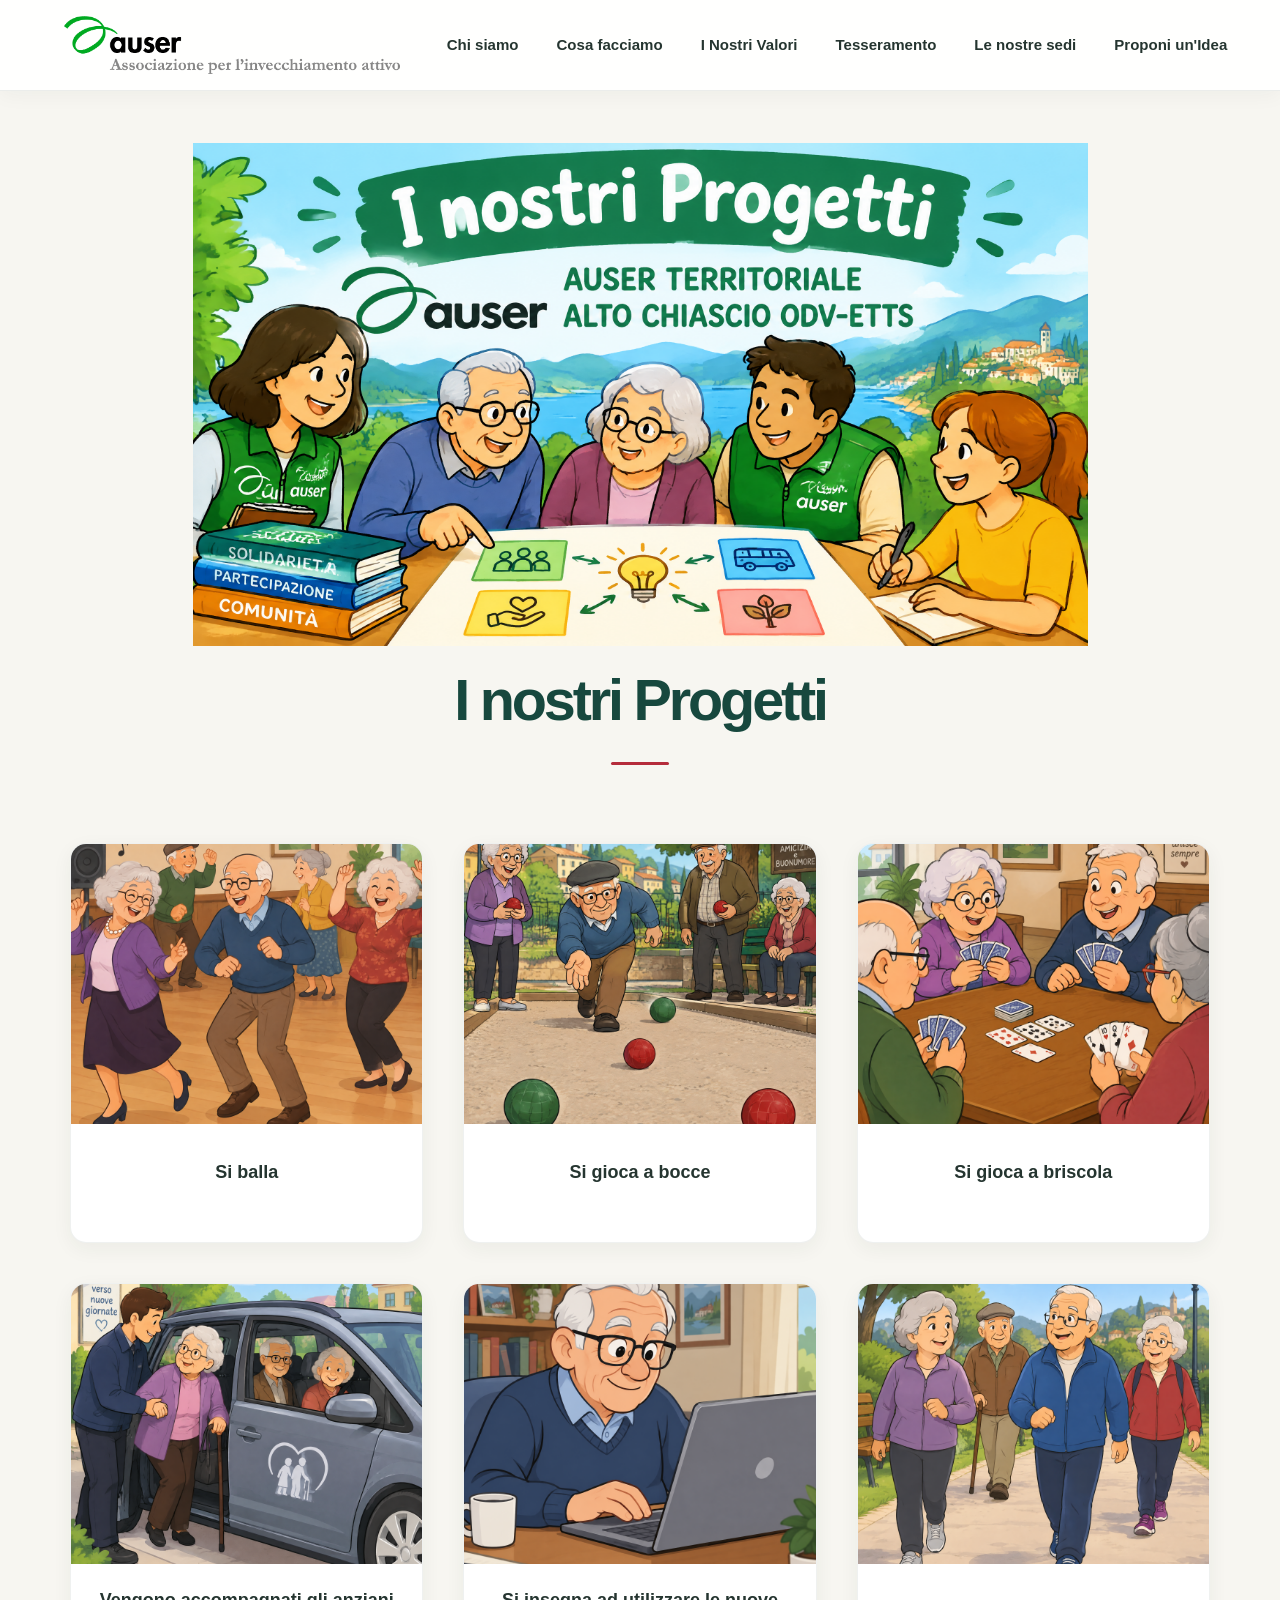
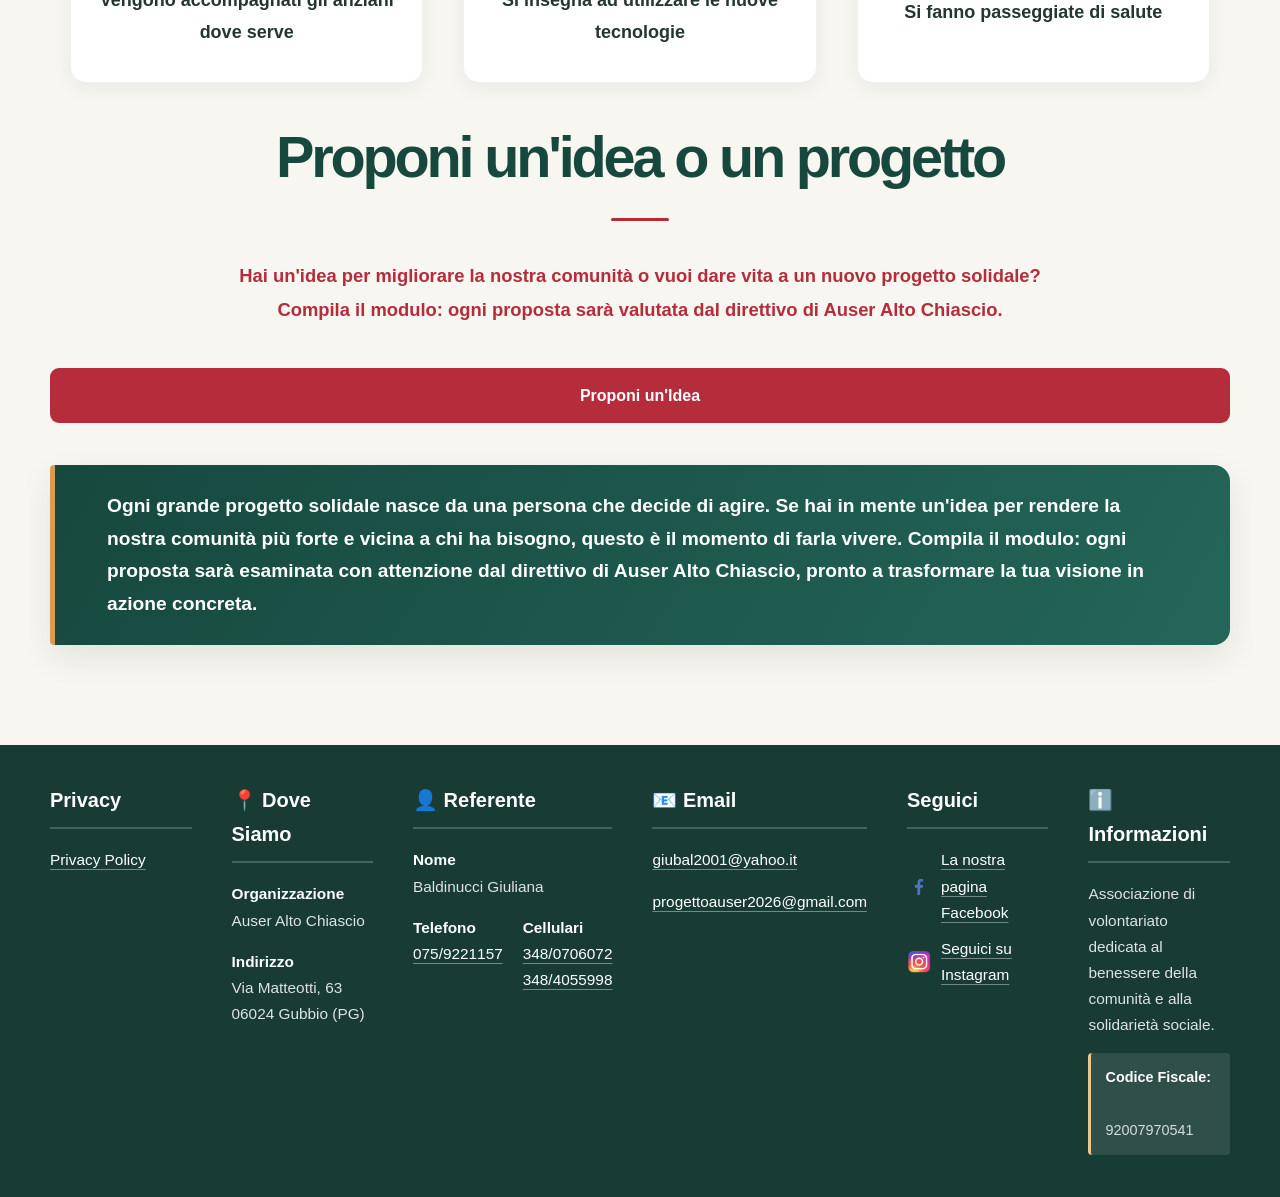
<file: Lavoro/Sito_Web/index.html>
<!DOCTYPE html>
<html lang="it">

<head>
  <meta charset="UTF-8">
  <meta name="viewport" content="width=device-width, initial-scale=1.0">
  <title>AUSER Gubbio - I Nostri Progetti</title>
  <link rel="stylesheet" href="Auser.css?v=20261022">
  <link rel="icon" type="image/png" href="logo_Auser.png">
</head>
<style>
 
    .main-image {
        display: block;
        width: 100%;
        margin: 0 auto 20px auto;
    }

    .main-image img {
        display: block;
        width: 100%;
        height: auto;
    }

    @media (max-width: 768px) {
        .projects-grid {
            grid-template-columns: repeat(2, minmax(0, 1fr));
            gap: 12px;
            padding: 20px 8px;
        }

        .project-card {
            min-width: 0;
            height: auto;
            background: var(--color-paper);
            border-color: transparent;
            box-shadow: none;
        }

        .project-card img {
            height: 160px;
            object-fit: contain;
        }

        .project-card p {
            padding: 8px;
            font-size: 13px;
        }
    }

    @media (max-width: 400px) {
        .project-card img {
            height: 135px;
        }
    }
    </style>
<body>
  <header>
    <div class="header-container">
      <h1><a href="index.html"><img src="Logo_Auser.png" alt="Logo AUSER"></a></h1>

      <button class="menu-toggle" type="button" aria-label="Apri menu" aria-expanded="false"
        aria-controls="main-navigation">
        <span></span>
        <span></span>
        <span></span>
      </button>

      <nav id="main-navigation">
        <ul>
          <li><a href="Chi_Siamo.html">Chi siamo</a></li>
          <li><a href="Cosa_Facciamo.html">Cosa facciamo</a></li>
          <li><a href="Valori.html">I Nostri Valori</a></li>
          <li><a href="Tesseramento.html">Tesseramento</a></li>
          <li><a href="Debe.html">Le nostre sedi</a></li>
          <li><a href="Idee.html">Proponi un'Idea</a></li>
        </ul>
      </nav>
    </div>
  </header>

  <main>

<div class="main-image opening-image">
 <img src="I_Nostri_Progetti.png" alt="I nostri progetti" class="main-image">
   
  </div>
  
   
    <div class="Titolo_sottotitolo">
      <h2>I nostri Progetti</h2>
    </div>

    <div class="projects-grid">
      <div class="project-card">
        <img src="Ballo.png" alt="Ballo">
        <p>Si balla</p>
      </div>
      <div class="project-card">
        <img src="Bocce.png" alt="Bocce">
        <p>Si gioca a bocce</p>
      </div>
      <div class="project-card">
        <img src="Briscola.png" alt="Briscola">
        <p>Si gioca a briscola</p>
      </div>
      <div class="project-card">
        <img src="Accomppagno.png" alt="Accomppagno">
        <p>Vengono accompagnati gli anziani dove serve</p>
      </div>
      <div class="project-card">
        <img src="UsoPC.png" alt="Uso PC">
        <p>Si insegna ad utilizzare le nuove tecnologie</p>
      </div>
      <div class="project-card">
        <img src="Passeggiata.png" alt="Passeggiata">
        <p>Si fanno passeggiate di salute</p>
      </div>
    </div>
  <div class="Titolo_sottotitolo">
      <h2>Proponi un'idea o un progetto</h2>
    </div>
    <p class="page-lead">
      Hai un'idea per migliorare la nostra comunità o vuoi dare vita a un nuovo progetto solidale?
      Compila il modulo: ogni proposta sarà valutata dal direttivo di Auser Alto Chiascio.
    </p>
    <button><a href="Idee.html" class="button-link">Proponi un'Idea</a></button>

    <div class="nota">
      <p><strong>
        
     Ogni grande progetto solidale nasce da una persona che decide di agire. Se hai in mente un'idea per rendere
      la nostra comunità più forte e vicina a chi ha bisogno, questo è il momento di farla vivere. Compila il modulo: ogni proposta sarà esaminata 
      con attenzione dal direttivo di Auser Alto Chiascio, pronto a trasformare la tua visione in azione concreta.
        
        </strong></p>
    </div>

   </main>

  <footer>
        <table class="footer-table">
            <tr>
                <td>
                    <h2>Privacy</h2>
                    <p><a href="Privacy Policy - AUSER Gubbio.html">Privacy Policy</a></p>
                </td>
                <!-- Colonna 1: Contatti -->
                <td>
                    <h2>📍 Dove Siamo</h2>
                    <p>
                        <strong>Organizzazione</strong><br>
                        Auser Alto Chiascio
                    </p>
                    <p>
                        <strong>Indirizzo</strong><br>
                        Via Matteotti, 63<br>
                        06024 Gubbio (PG)
                    </p>
                </td>

                <!-- Colonna 2: Referente -->
                <td>
                    <h2>👤 Referente</h2>
                    <p>
                        <strong>Nome</strong><br>
                        Baldinucci Giuliana
                    </p>
                    <div class="contact-row">
                       <p>
                            <strong>Telefono</strong><br>
                            <a href="tel:+390759221157">075/9221157</a>
                        </p>
                        <p>
                            <strong>Cellulari</strong><br>
                            <a href="tel:+393480706072">348/0706072</a><br>
                            <a href="tel:+393484055998">348/4055998</a>
                        </p>
                       
                    </div>
                </td>

                <!-- Colonna 3: Email -->
                <td>
                    <h2>📧 Email</h2>
                    <p>
                        <a href="mailto:giubal2001@yahoo.it">giubal2001@yahoo.it</a>
                        <p> <a href="mailto:progettoauser2026@gmail.com">progettoauser2026@gmail.com</a></p>
                    </p>
                </td>

                <!-- Colonna 4: Social Media -->
                <td>
                    <h2>Seguici</h2>
                    <div class="footer-links">
                        <p>
                            <img src="faceboock.png" alt="Facebook">
                            <a href="https://www.facebook.com/share/19EokS28yr/">La nostra pagina Facebook</a>
                        </p>
                        <p>
                            <img src="Instagram.jpeg" alt="Instagram">
                            <a href="https://www.instagram.com/progettoauser2026/">Seguici su Instagram</a>
                        </p>
                    </div>
                </td>

                <!-- Colonna 5: Info Progetto -->
                <td>
                    <h2>ℹ️ Informazioni</h2>
                    <p>Associazione di volontariato dedicata al benessere della comunità e alla solidarietà sociale.</p>
                    <div class="info-box">
                        <strong>Codice Fiscale:</strong><br>
                        <span>92007970541</span>
                    </div>
                </td>
            </tr>
        </table>
    </footer>

  <script src="Auser.js?v=20261022"></script>
</body>

</html>
</file>
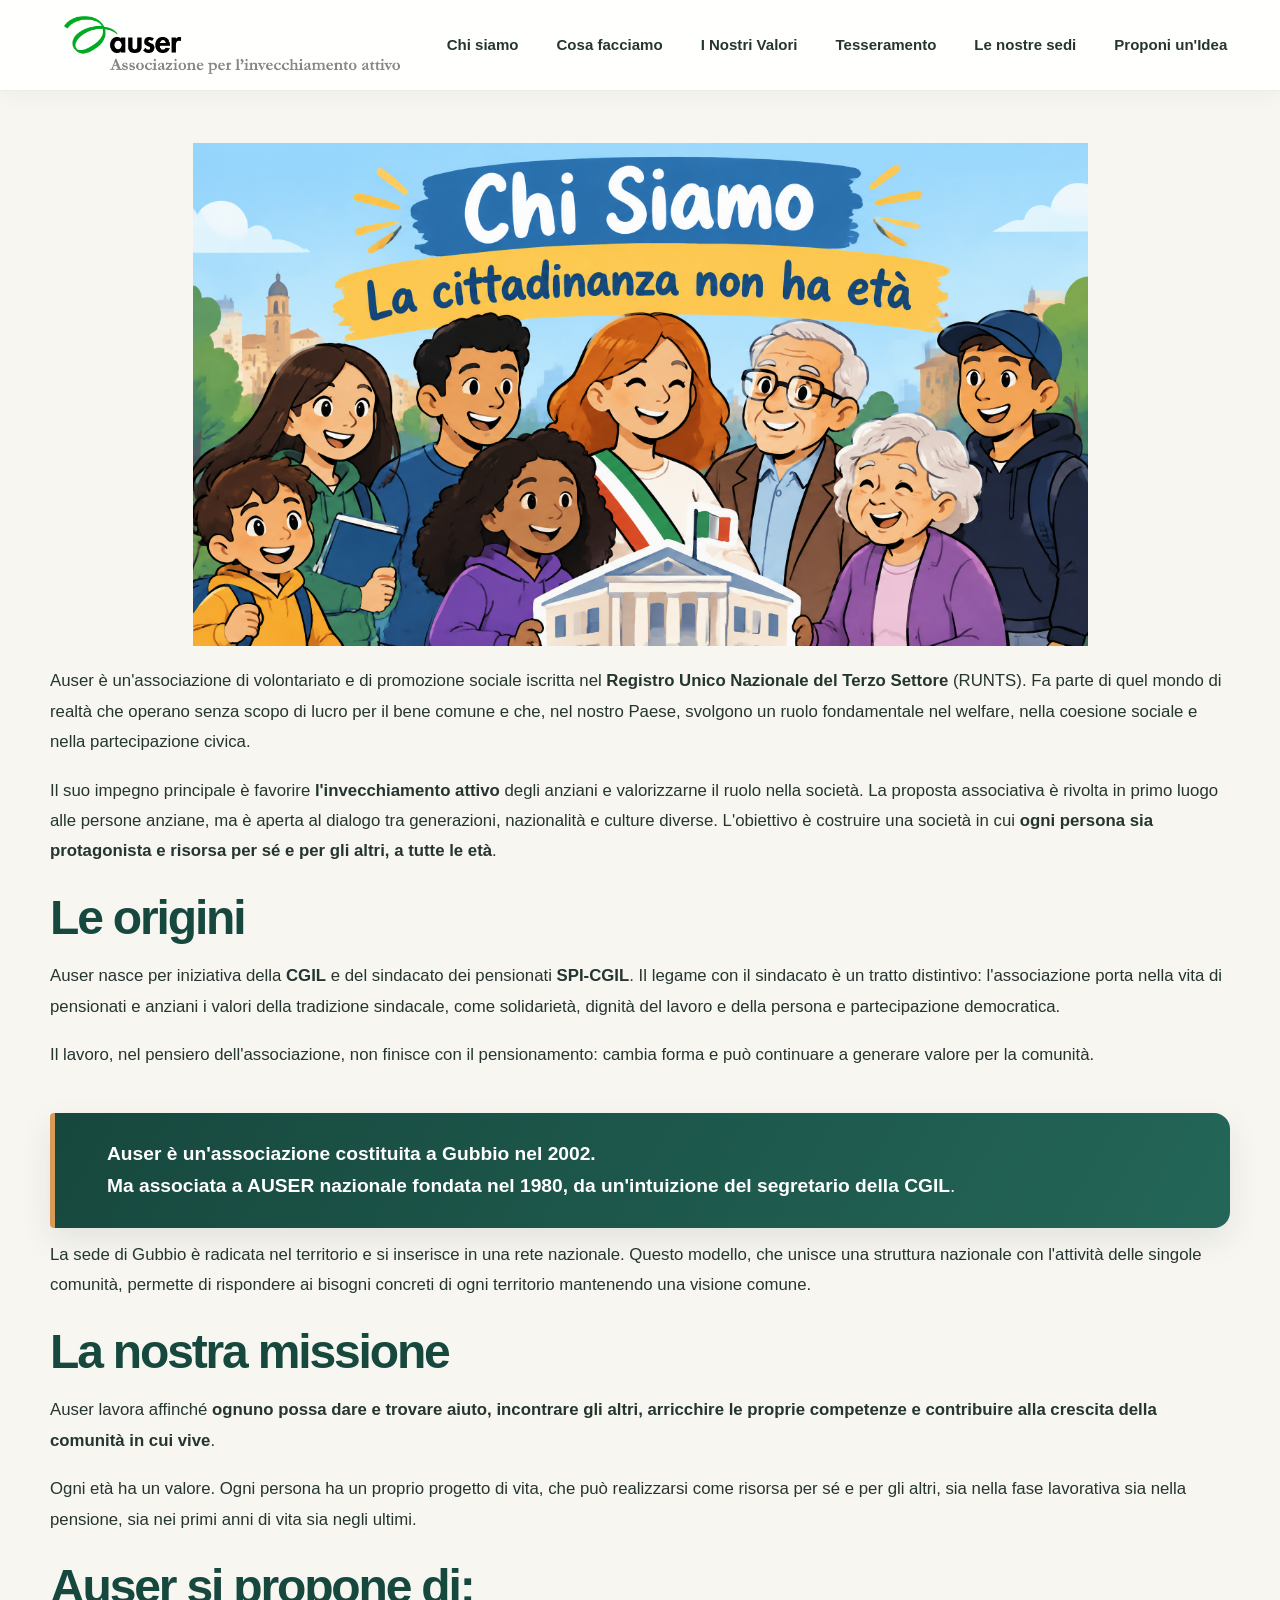
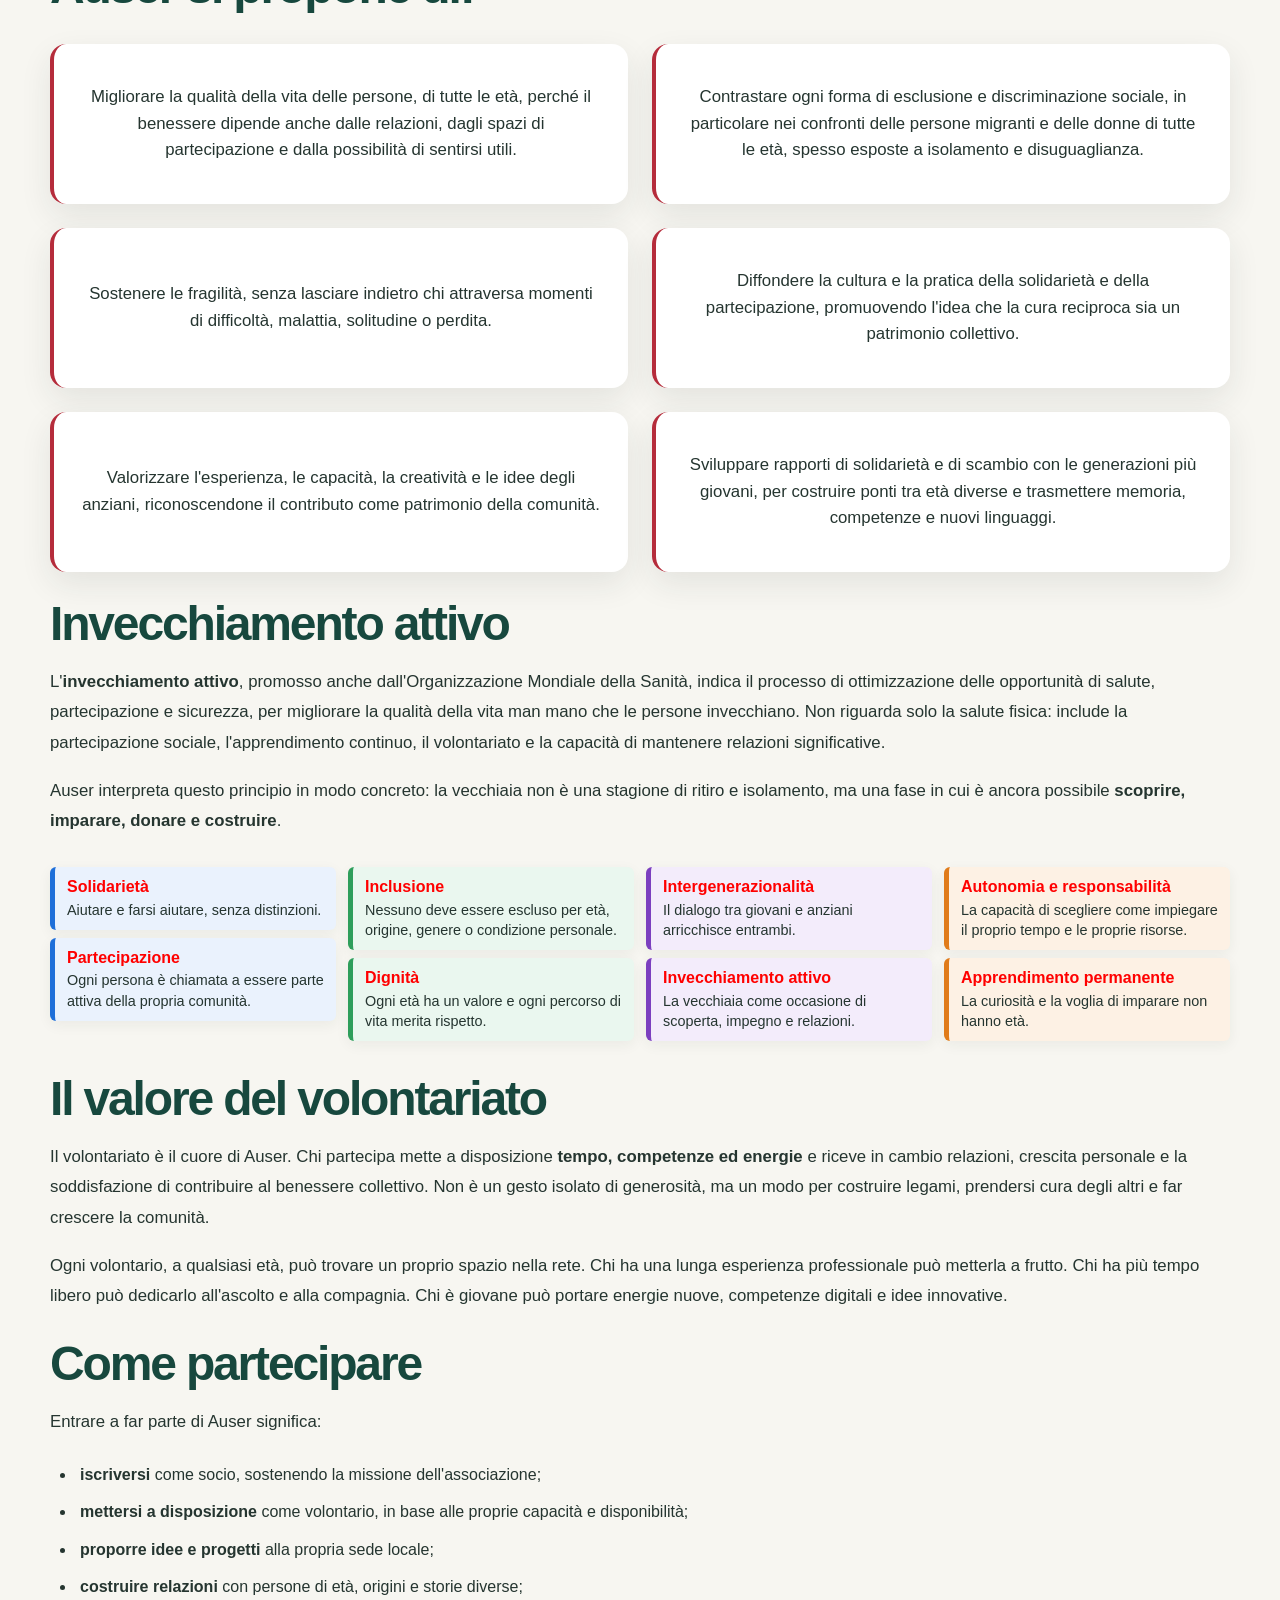
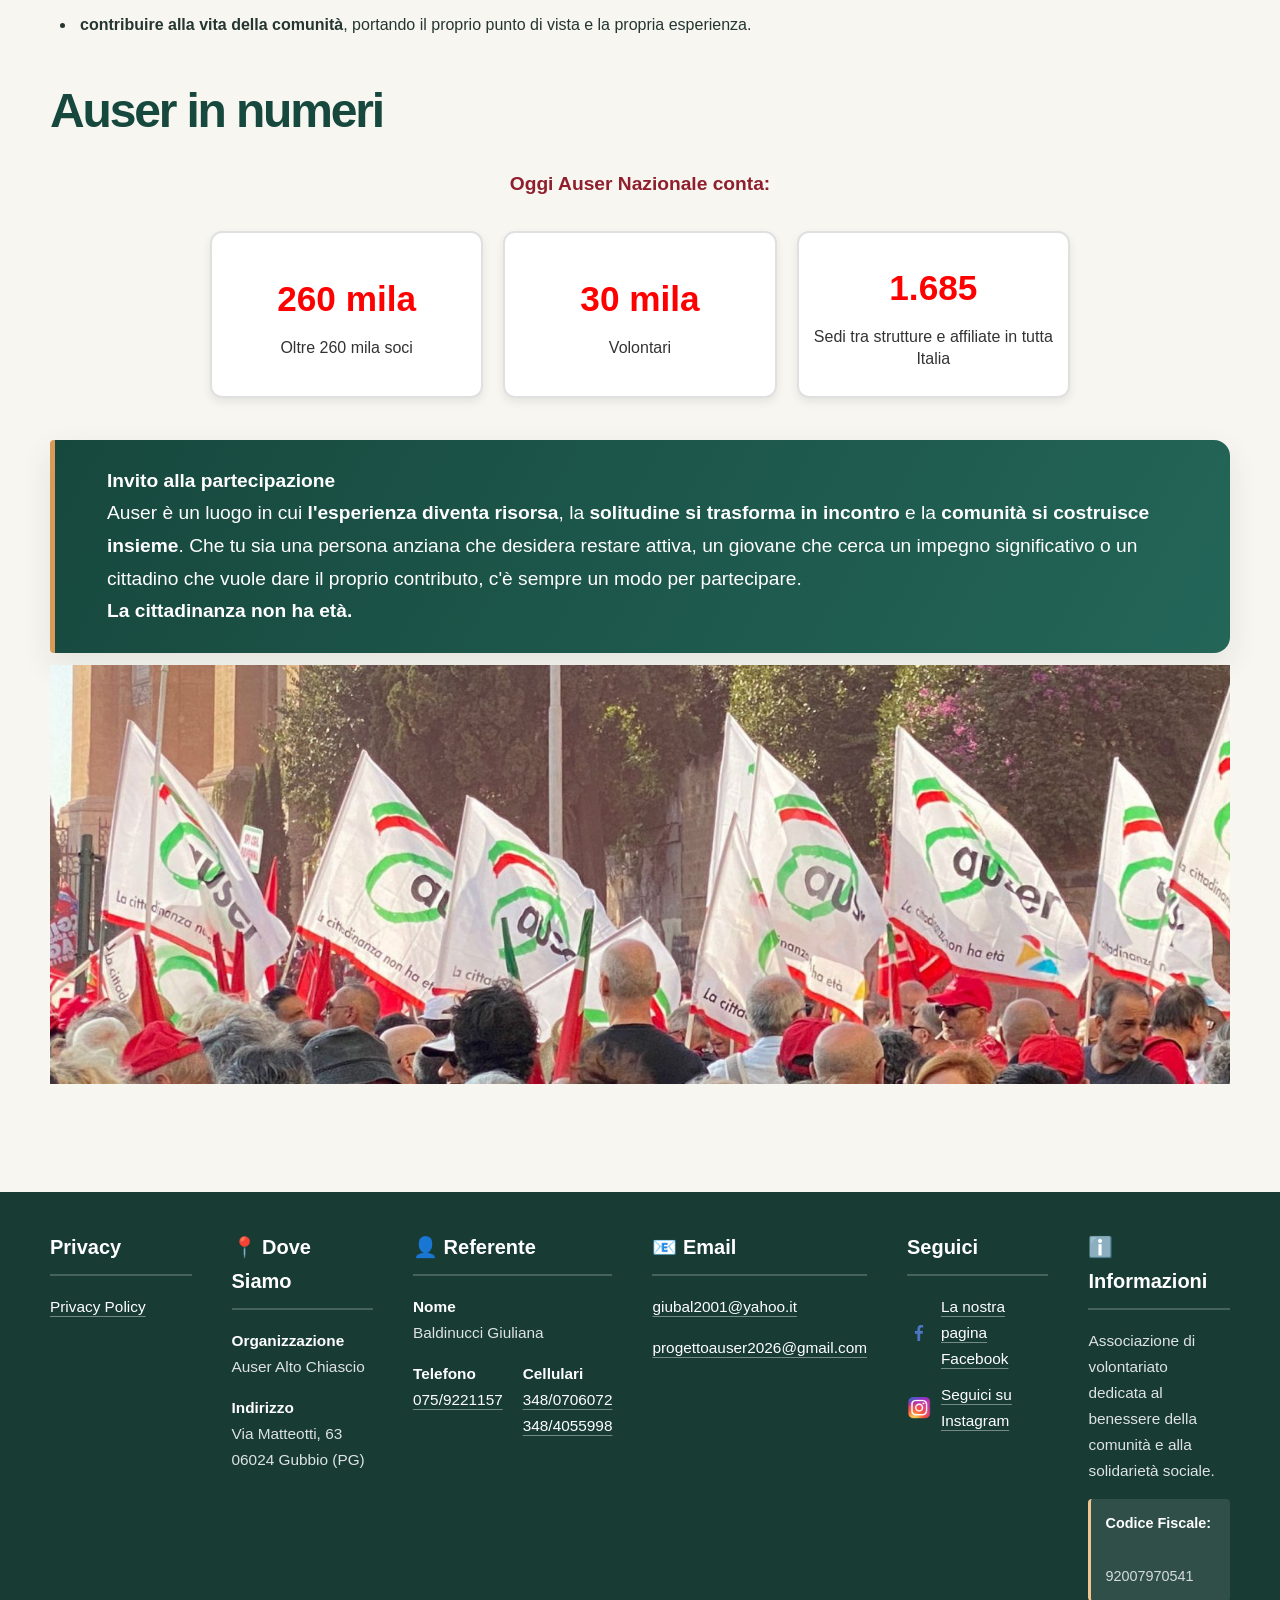
<file: Lavoro/Sito_Web/Chi_Siamo.html>
<!DOCTYPE html>
<html lang="it">

<head>
    <meta charset="UTF-8">
    <meta name="viewport" content="width=device-width, initial-scale=1.0">
    <title>AUSER Gubbio - Chi Siamo</title>
    <link rel="icon" type="image/png" href="logoAuser.jpeg">
    <link rel="stylesheet" href="Auser.css?v=20261022">

</head>
<style>
    .main-image {
        display: block;
        width: 100%;
        margin: 0 auto 20px auto;
    }

    .main-image img {
        display: block;
        width: 100%;
        height: auto;
    }

    /* ===== GRIGLIA VALORI (prefisso vg- per non sovrascrivere Auser.css) ===== */
    .vg-griglia {
        display: grid;
        grid-template-columns: repeat(4, minmax(0, 1fr));
        gap: 12px;
        margin: 30px 0;
    }

    .vg-sezione {
        display: grid;
        grid-template-rows: repeat(2, auto);
        gap: 8px;
        align-content: start;
    }

    .vg-card {
        padding: 10px 12px;
        border-radius: 6px;
        border-left: 5px solid;
        background: #ffffff;
        box-shadow: 0 4px 14px rgba(28, 48, 40, 0.06);
    }

    .vg-card .vg-titolo {
        margin: 0 0 2px;
        color: red;
        font-size: 1rem;
        font-weight: 700;
        line-height: 1.3;
    }

    .vg-card .vg-testo {
        margin: 0;
        color: var(--color-ink);
        font-size: 0.9rem;
        line-height: 1.4;
    }

    /* Sezione 1: blu */
    .vg-sezione-1 .vg-card { border-left-color: #1e6fd9; background: #eaf2fd; }
    /* Sezione 2: verde */
    .vg-sezione-2 .vg-card { border-left-color: #2e9e5b; background: #eaf7ef; }
    /* Sezione 3: viola */
    .vg-sezione-3 .vg-card { border-left-color: #7b3fbf; background: #f3ecfb; }
    /* Sezione 4: arancione */
    .vg-sezione-4 .vg-card { border-left-color: #e07b1a; background: #fdf1e4; }

    @media (max-width: 900px) {
        .vg-griglia {
            grid-template-columns: repeat(2, minmax(0, 1fr));
        }
    }

    @media (max-width: 500px) {
        .vg-griglia {
            grid-template-columns: 1fr;
        }
    }
</style>

<body>
    <header>
        <div class="header-container">
            <h1><a href="index.html"><img src="Logo_Auser.png" alt="Logo AUSER"></a></h1>
            <button class="menu-toggle" type="button" aria-label="Apri menu" aria-expanded="false"
                aria-controls="main-navigation">
                <span></span><span></span><span></span>
            </button>
            <nav id="main-navigation">
                <ul>
                    <li><a href="Chi_Siamo.html">Chi siamo</a></li>
                    <li><a href="Cosa_Facciamo.html">Cosa facciamo</a></li>
                    <li><a href="Valori.html">I Nostri Valori</a></li>
                    <li><a href="Tesseramento.html">Tesseramento</a></li>
                    <li><a href="Debe.html">Le nostre sedi</a></li>
                    <li><a href="Idee.html">Proponi un'Idea</a></li>
                </ul>
            </nav>
        </div>
    </header>

    <main>
        <!-- Immagini di apertura -->
        <div class="main-image opening-image">
            <img src="Chi_Siamo.png" alt="Chi siamo" class="main-image">

        </div>

        <p>
            Auser è un'associazione di volontariato e di promozione sociale iscritta nel
            <strong>Registro Unico Nazionale del Terzo Settore</strong> (RUNTS). Fa parte di quel mondo
            di realtà che operano senza scopo di lucro per il bene comune e che, nel nostro Paese,
            svolgono un ruolo fondamentale nel welfare, nella coesione sociale e nella partecipazione civica.
        </p>

        <p>
            Il suo impegno principale è favorire <strong>l'invecchiamento attivo</strong> degli anziani
            e valorizzarne il ruolo nella società. La proposta associativa è rivolta in primo luogo alle
            persone anziane, ma è aperta al dialogo tra generazioni, nazionalità e culture diverse.
            L'obiettivo è costruire una società in cui <strong>ogni persona sia protagonista e risorsa
                per sé e per gli altri, a tutte le età</strong>.
        </p>

        <!-- Origini -->
        <h2 class="titolo">Le origini</h2>

        <p>
            Auser nasce per iniziativa della <strong>CGIL</strong> e del sindacato dei pensionati
            <strong>SPI-CGIL</strong>. Il legame con il sindacato è un tratto distintivo: l'associazione
            porta nella vita di pensionati e anziani i valori della tradizione sindacale, come
            solidarietà, dignità del lavoro e della persona e partecipazione democratica.
        </p>

        <p>
            Il lavoro, nel pensiero dell'associazione, non finisce con il pensionamento: cambia forma
            e può continuare a generare valore per la comunità.
        </p>

        <div class="nota">
            <p><strong>Auser è un'associazione costituita a Gubbio nel 2002.<br>Ma associata a AUSER nazionale fondata
                    nel 1980, da un'intuizione del segretario della CGIL</strong>.</p>
        </div>

        <p>
            La sede di Gubbio è radicata nel territorio e si inserisce in una rete nazionale.
            Questo modello, che unisce una struttura nazionale con l'attività delle singole comunità,
            permette di rispondere ai bisogni concreti di ogni territorio mantenendo una visione comune.
        </p>

        <!-- Missione -->
        <h2 class="titolo">La nostra missione</h2>

        <p>
            Auser lavora affinché <strong>ognuno possa dare e trovare aiuto, incontrare gli altri,
                arricchire le proprie competenze e contribuire alla crescita della comunità in cui vive</strong>.
        </p>

        <p>
            Ogni età ha un valore. Ogni persona ha un proprio progetto di vita, che può realizzarsi come
            risorsa per sé e per gli altri, sia nella fase lavorativa sia nella pensione, sia nei primi
            anni di vita sia negli ultimi.
        </p>

        <!-- Obiettivi -->
        <h2 class="titolo">Auser si propone di:</h2>
        <div class="griglia-obiettivi">
            <div class="obiettivo-card">
                <p>Migliorare la qualità della vita delle persone, di tutte le età, perché il benessere
                    dipende anche dalle relazioni, dagli spazi di partecipazione e dalla possibilità di sentirsi utili.
                </p>
            </div>
            <div class="obiettivo-card">
                <p>Contrastare ogni forma di esclusione e discriminazione sociale, in particolare nei confronti
                    delle persone migranti e delle donne di tutte le età, spesso esposte a isolamento e disuguaglianza.
                </p>
            </div>
            <div class="obiettivo-card">
                <p>Sostenere le fragilità, senza lasciare indietro chi attraversa momenti di difficoltà,
                    malattia, solitudine o perdita.</p>
            </div>
            <div class="obiettivo-card">
                <p>Diffondere la cultura e la pratica della solidarietà e della partecipazione, promuovendo
                    l'idea che la cura reciproca sia un patrimonio collettivo.</p>
            </div>
            <div class="obiettivo-card">
                <p>Valorizzare l'esperienza, le capacità, la creatività e le idee degli anziani, riconoscendone
                    il contributo come patrimonio della comunità.</p>
            </div>
            <div class="obiettivo-card">
                <p>Sviluppare rapporti di solidarietà e di scambio con le generazioni più giovani, per costruire
                    ponti tra età diverse e trasmettere memoria, competenze e nuovi linguaggi.</p>
            </div>
        </div>

        <!-- Invecchiamento attivo -->
        <h2 class="titolo">Invecchiamento attivo</h2>

        <p>
            L'<strong>invecchiamento attivo</strong>, promosso anche dall'Organizzazione Mondiale della Sanità,
            indica il processo di ottimizzazione delle opportunità di salute, partecipazione e sicurezza,
            per migliorare la qualità della vita man mano che le persone invecchiano. Non riguarda solo la
            salute fisica: include la partecipazione sociale, l'apprendimento continuo, il volontariato e
            la capacità di mantenere relazioni significative.
        </p>

        <p>
            Auser interpreta questo principio in modo concreto: la vecchiaia non è una stagione di ritiro
            e isolamento, ma una fase in cui è ancora possibile <strong>scoprire, imparare, donare e costruire</strong>.
        </p>

        <!-- Valori -->
        <div class="vg-griglia">

            <div class="vg-sezione vg-sezione-1">
                <div class="vg-card">
                    <p class="vg-titolo">Solidarietà</p>
                    <p class="vg-testo">Aiutare e farsi aiutare, senza distinzioni.</p>
                </div>
                <div class="vg-card">
                    <p class="vg-titolo">Partecipazione</p>
                    <p class="vg-testo">Ogni persona è chiamata a essere parte attiva della propria comunità.</p>
                </div>
            </div>

            <div class="vg-sezione vg-sezione-2">
                <div class="vg-card">
                    <p class="vg-titolo">Inclusione</p>
                    <p class="vg-testo">Nessuno deve essere escluso per età, origine, genere o condizione personale.</p>
                </div>
                <div class="vg-card">
                    <p class="vg-titolo">Dignità</p>
                    <p class="vg-testo">Ogni età ha un valore e ogni percorso di vita merita rispetto.</p>
                </div>
            </div>

            <div class="vg-sezione vg-sezione-3">
                <div class="vg-card">
                    <p class="vg-titolo">Intergenerazionalità</p>
                    <p class="vg-testo">Il dialogo tra giovani e anziani arricchisce entrambi.</p>
                </div>
                <div class="vg-card">
                    <p class="vg-titolo">Invecchiamento attivo</p>
                    <p class="vg-testo">La vecchiaia come occasione di scoperta, impegno e relazioni.</p>
                </div>
            </div>

            <div class="vg-sezione vg-sezione-4">
                <div class="vg-card">
                    <p class="vg-titolo">Autonomia e responsabilità</p>
                    <p class="vg-testo">La capacità di scegliere come impiegare il proprio tempo e le proprie risorse.</p>
                </div>
                <div class="vg-card">
                    <p class="vg-titolo">Apprendimento permanente</p>
                    <p class="vg-testo">La curiosità e la voglia di imparare non hanno età.</p>
                </div>
            </div>

        </div>

        <!-- Volontariato -->
        <h2 class="titolo">Il valore del volontariato</h2>

        <p>
            Il volontariato è il cuore di Auser. Chi partecipa mette a disposizione <strong>tempo, competenze
                ed energie</strong> e riceve in cambio relazioni, crescita personale e la soddisfazione di contribuire
            al benessere collettivo. Non è un gesto isolato di generosità, ma un modo per costruire legami,
            prendersi cura degli altri e far crescere la comunità.
        </p>

        <p>
            Ogni volontario, a qualsiasi età, può trovare un proprio spazio nella rete. Chi ha una lunga
            esperienza professionale può metterla a frutto. Chi ha più tempo libero può dedicarlo all'ascolto
            e alla compagnia. Chi è giovane può portare energie nuove, competenze digitali e idee innovative.
        </p>

        <!-- Come partecipare -->
        <h2 class="titolo">Come partecipare</h2>

        <p>Entrare a far parte di Auser significa:</p>
        <ul>
            <li>
                <a href="Tesseramento.html" class="link-iscrizione">
                    <strong>iscriversi</strong> come socio, sostenendo la missione dell'associazione;
                </a>
            </li>
            <li><strong>mettersi a disposizione</strong> come volontario, in base alle proprie capacità e disponibilità;
            </li>
            <li> <a href="Idee.html" class="link-iscrizione"><strong>proporre idee e progetti</strong> alla propria sede
                    locale;</li></a>
            <li><strong>costruire relazioni</strong> con persone di età, origini e storie diverse;</li>
            <li><strong>contribuire alla vita della comunità</strong>, portando il proprio punto di vista e la propria
                esperienza.</li>
        </ul>

        <!-- Numeri -->
        <h2 class="titolo">Auser in numeri</h2>

        <p style="text-align: center;" class="sottotitolo">Oggi Auser Nazionale conta:</p>

        <table class="tabella-numeri">
            <tr>
                <td>
                    <span class="numero">260 mila</span>
                    <span class="etichetta">Oltre 260 mila soci</span>
                </td>
                <td>
                    <span class="numero">30 mila</span>
                    <span class="etichetta">Volontari</span>
                </td>
                <td>
                    <span class="numero">1.685</span>
                    <span class="etichetta">Sedi tra strutture e affiliate in tutta Italia</span>
                </td>
            </tr>
        </table>

        <div class="nota">
            <p><strong>Invito alla partecipazione</strong></p>
            <p>
                Auser è un luogo in cui <strong>l'esperienza diventa risorsa</strong>, la <strong>solitudine si
                    trasforma in incontro</strong> e la <strong>comunità si costruisce insieme</strong>. Che tu sia una
                persona anziana che desidera restare attiva, un giovane che cerca un impegno significativo o un
                cittadino che vuole dare il proprio contributo, c'è sempre un modo per partecipare.
            </p>
            <p><strong>La cittadinanza non ha età.</strong></p>
        </div>


        <div class="main-image">
            <img src="bandiere.jpg " alt="bandiere">
        </div>
    </main>

    <footer>
        <table class="footer-table">
            <tr>
                <td>
                    <h2>Privacy</h2>
                    <p><a href="Privacy Policy - AUSER Gubbio.html">Privacy Policy</a></p>
                </td>
                <!-- Colonna 1: Contatti -->
                <td>
                    <h2>📍 Dove Siamo</h2>
                    <p>
                        <strong>Organizzazione</strong><br>
                        Auser Alto Chiascio
                    </p>
                    <p>
                        <strong>Indirizzo</strong><br>
                        Via Matteotti, 63<br>
                        06024 Gubbio (PG)
                    </p>
                </td>

                <!-- Colonna 2: Referente -->
                <td>
                    <h2>👤 Referente</h2>
                    <p>
                        <strong>Nome</strong><br>
                        Baldinucci Giuliana
                    </p>
                    <div class="contact-row">
                        <p>
                            <strong>Telefono</strong><br>
                            <a href="tel:+390759221157">075/9221157</a>
                        </p>
                        <p>
                            <strong>Cellulari</strong><br>
                            <a href="tel:+393480706072">348/0706072</a><br>
                            <a href="tel:+393484055998">348/4055998</a>
                        </p>

                    </div>
                </td>

                <!-- Colonna 3: Email -->
                <td>
                    <h2>📧 Email</h2>
                    <p>
                        <a href="mailto:giubal2001@yahoo.it">giubal2001@yahoo.it</a>
                    <p> <a href="mailto:progettoauser2026@gmail.com">progettoauser2026@gmail.com</a></p>
                    </p>
                </td>

                <!-- Colonna 4: Social Media -->
                <td>
                    <h2>Seguici</h2>
                    <div class="footer-links">
                        <p>
                            <img src="faceboock.png" alt="Facebook">
                            <a href="https://www.facebook.com/share/19EokS28yr/">La nostra pagina Facebook</a>
                        </p>
                        <p>
                            <img src="Instagram.jpeg" alt="Instagram">
                            <a href="https://www.instagram.com/progettoauser2026/">Seguici su Instagram</a>
                        </p>
                    </div>
                </td>

                <!-- Colonna 5: Info Progetto -->
                <td>
                    <h2>ℹ️ Informazioni</h2>
                    <p>Associazione di volontariato dedicata al benessere della comunità e alla solidarietà sociale.</p>
                    <div class="info-box">
                        <strong>Codice Fiscale:</strong><br>
                        <span>92007970541</span>
                    </div>
                </td>
            </tr>
        </table>
    </footer>

    <script src="Auser.js?v=20261022"></script>
</body>

</html>
</file>
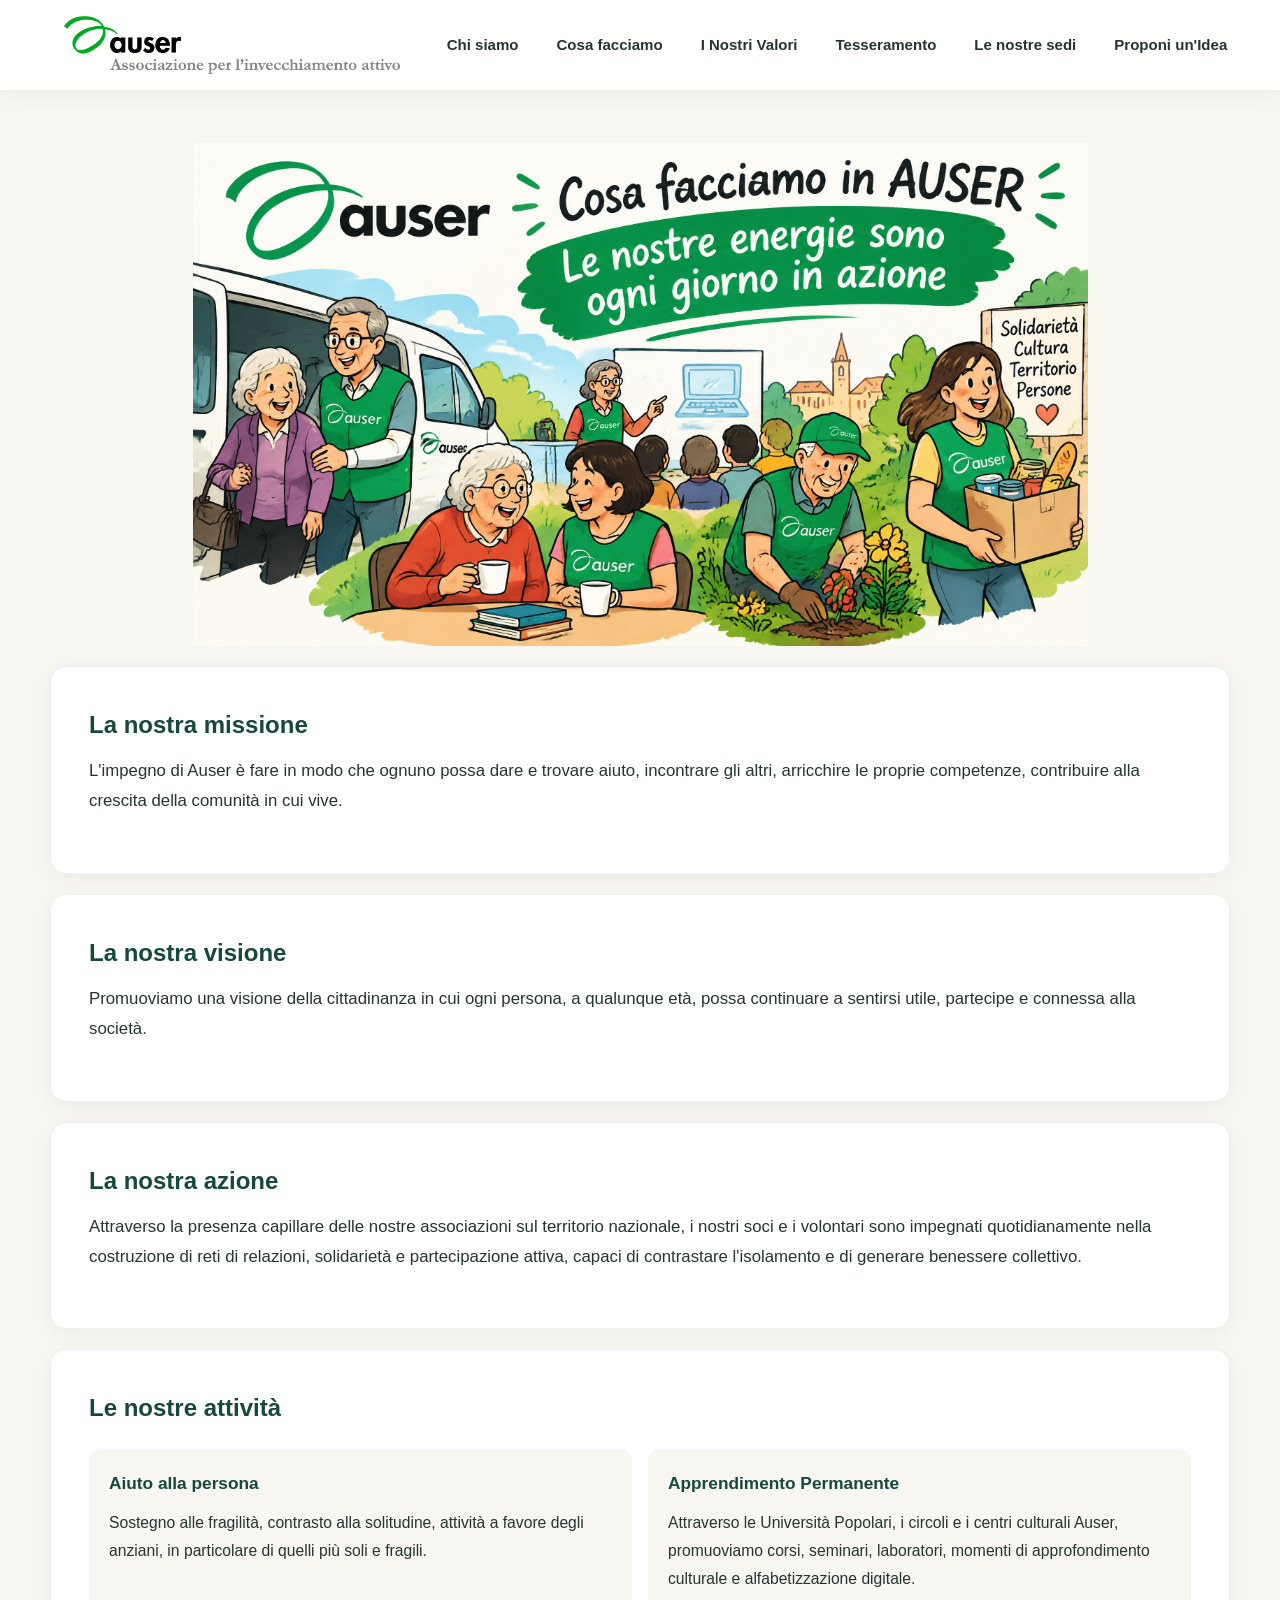
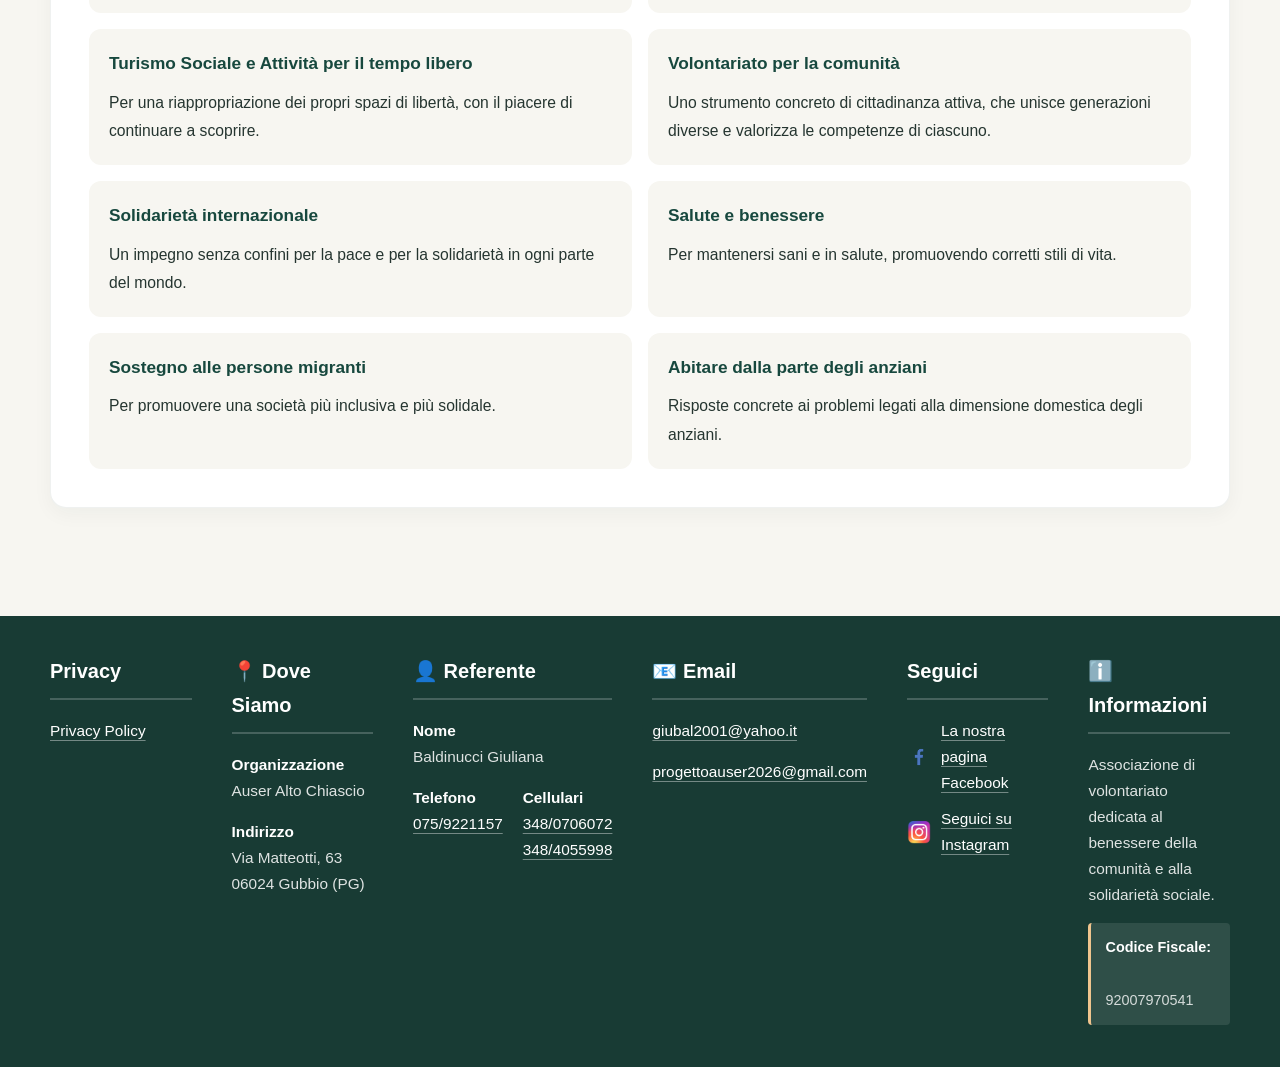
<file: Lavoro/Sito_Web/Cosa_Facciamo.html>
<!DOCTYPE html>
<html lang="it">

<head>
    <meta charset="UTF-8">
    <meta name="viewport" content="width=device-width, initial-scale=1.0">
    <title>AUSER Gubbio</title>
    <link rel="stylesheet" href="Auser.css?v=20261022">
    <link rel="icon" type="image/png" href="logoAuser.jpeg">
</head>
<style>
 
    .main-image {
        display: block;
        width: 100%;
        margin: 0 auto 20px auto;
    }

    .main-image img {
        display: block;
        width: 100%;
        height: auto;
    }
    </style>
<body>
    <header>
        <div class="header-container">
            <h1><a href="index.html"><img src="Logo_Auser.png" alt="Logo AUSER"></a></h1>
            <button class="menu-toggle" type="button" aria-label="Apri menu" aria-expanded="false"
                aria-controls="main-navigation">
                <span></span><span></span><span></span>
            </button>
            <nav id="main-navigation">
                <ul>
                    <li><a href="Chi_Siamo.html">Chi siamo</a></li>
                    <li><a href="Cosa_Facciamo.html">Cosa facciamo</a></li>
                    <li><a href="Valori.html">I Nostri Valori</a></li>
                    <li><a href="Tesseramento.html">Tesseramento</a></li>
                    <li><a href="Debe.html">Le nostre sedi</a></li>
                    <li><a href="Idee.html">Proponi un'Idea</a></li>
                </ul>
            </nav>
        </div>
    </header>
    <main>
        <div class="main-image opening-image">
            <img src="Cosa_Facciamo.png" alt="Cosa facciamo" class="main-image">
        </div>

        <div class="section">
            <h2>La nostra missione</h2>
            <p>L'impegno di Auser è fare in modo che ognuno possa dare e trovare aiuto, incontrare gli altri, arricchire
                le
                proprie competenze, contribuire alla crescita della comunità in cui vive.</p>
        </div>

        <div class="section">
            <h2>La nostra visione</h2>
            <p>Promuoviamo una visione della cittadinanza in cui ogni persona, a qualunque età, possa continuare a
                sentirsi
                utile, partecipe e connessa alla società.</p>
        </div>

        <div class="section">
            <h2>La nostra azione</h2>
            <p>Attraverso la presenza capillare delle nostre associazioni sul territorio nazionale, i nostri soci e i
                volontari sono impegnati quotidianamente nella costruzione di reti di relazioni, solidarietà e
                partecipazione attiva, capaci di contrastare l'isolamento e di generare benessere collettivo.</p>
        </div>

        <div class="section">
            <h2>Le nostre attività</h2>
            <div class="attivita">
                <div class="card">
                    <h3>Aiuto alla persona</h3>
                    <p>Sostegno alle fragilità, contrasto alla solitudine, attività a favore degli anziani, in
                        particolare
                        di quelli più soli e fragili.</p>
                </div>

                <div class="card">
                    <h3>Apprendimento Permanente</h3>
                    <p>Attraverso le Università Popolari, i circoli e i centri culturali Auser, promuoviamo corsi,
                        seminari,
                        laboratori, momenti di approfondimento culturale e alfabetizzazione digitale.</p>
                </div>

                <div class="card">
                    <h3>Turismo Sociale e Attività per il tempo libero</h3>
                    <p>Per una riappropriazione dei propri spazi di libertà, con il piacere di continuare a scoprire.
                    </p>
                </div>

                <div class="card">
                    <h3>Volontariato per la comunità</h3>
                    <p>Uno strumento concreto di cittadinanza attiva, che unisce generazioni diverse e valorizza le
                        competenze di ciascuno.</p>
                </div>

                <div class="card">
                    <h3>Solidarietà internazionale</h3>
                    <p>Un impegno senza confini per la pace e per la solidarietà in ogni parte del mondo.</p>
                </div>

                <div class="card">
                    <h3>Salute e benessere</h3>
                    <p>Per mantenersi sani e in salute, promuovendo corretti stili di vita.</p>
                </div>

                <div class="card">
                    <h3>Sostegno alle persone migranti</h3>
                    <p>Per promuovere una società più inclusiva e più solidale.</p>
                </div>

                <div class="card">
                    <h3>Abitare dalla parte degli anziani</h3>
                    <p>Risposte concrete ai problemi legati alla dimensione domestica degli anziani.</p>
                </div>
            </div>
        </div>
    </main>

    <footer>
        <table class="footer-table">
            <tr>
                <td>
                    <h2>Privacy</h2>
                    <p><a href="Privacy Policy - AUSER Gubbio.html">Privacy Policy</a></p>
                </td>
                <!-- Colonna 1: Contatti -->
                <td>
                    <h2>📍 Dove Siamo</h2>
                    <p>
                        <strong>Organizzazione</strong><br>
                        Auser Alto Chiascio
                    </p>
                    <p>
                        <strong>Indirizzo</strong><br>
                        Via Matteotti, 63<br>
                        06024 Gubbio (PG)
                    </p>
                </td>

                <!-- Colonna 2: Referente -->
                <td>
                    <h2>👤 Referente</h2>
                    <p>
                        <strong>Nome</strong><br>
                        Baldinucci Giuliana
                    </p>
                    <div class="contact-row">
                       <p>
                            <strong>Telefono</strong><br>
                            <a href="tel:+390759221157">075/9221157</a>
                        </p>
                        <p>
                            <strong>Cellulari</strong><br>
                            <a href="tel:+393480706072">348/0706072</a><br>
                            <a href="tel:+393484055998">348/4055998</a>
                        </p>
                       
                    </div>
                </td>

                <!-- Colonna 3: Email -->
                <td>
                    <h2>📧 Email</h2>
                    <p>
                        <a href="mailto:giubal2001@yahoo.it">giubal2001@yahoo.it</a>
                        <p> <a href="mailto:progettoauser2026@gmail.com">progettoauser2026@gmail.com</a></p>
                    </p>
                </td>

                <!-- Colonna 4: Social Media -->
                <td>
                    <h2>Seguici</h2>
                    <div class="footer-links">
                        <p>
                            <img src="faceboock.png" alt="Facebook">
                            <a href="https://www.facebook.com/share/19EokS28yr/">La nostra pagina Facebook</a>
                        </p>
                        <p>
                            <img src="Instagram.jpeg" alt="Instagram">
                            <a href="https://www.instagram.com/progettoauser2026/">Seguici su Instagram</a>
                        </p>
                    </div>
                </td>

                <!-- Colonna 5: Info Progetto -->
                <td>
                    <h2>ℹ️ Informazioni</h2>
                    <p>Associazione di volontariato dedicata al benessere della comunità e alla solidarietà sociale.</p>
                    <div class="info-box">
                        <strong>Codice Fiscale:</strong><br>
                        <span>92007970541</span>
                    </div>
                </td>
            </tr>
        </table>
    </footer>
    <script src="Auser.js?v=20261022"></script>
</body>

</html>
</file>
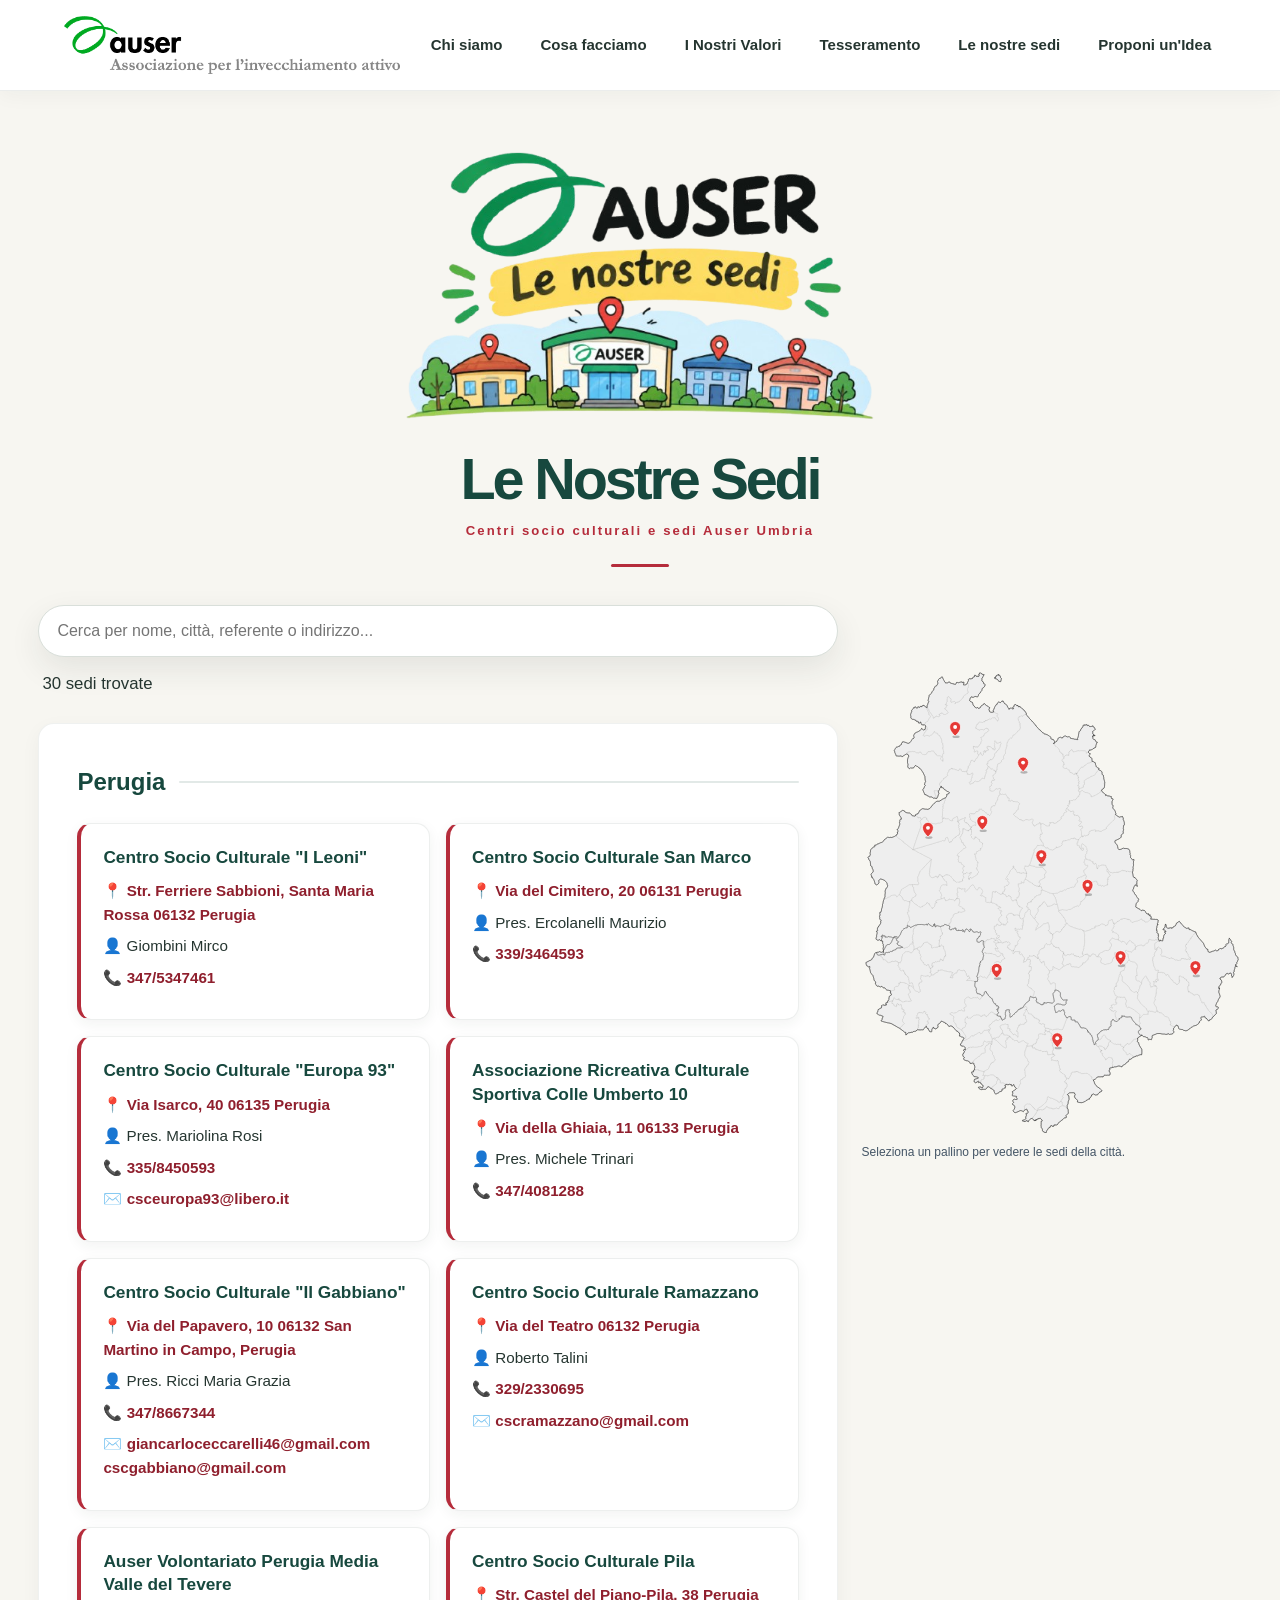
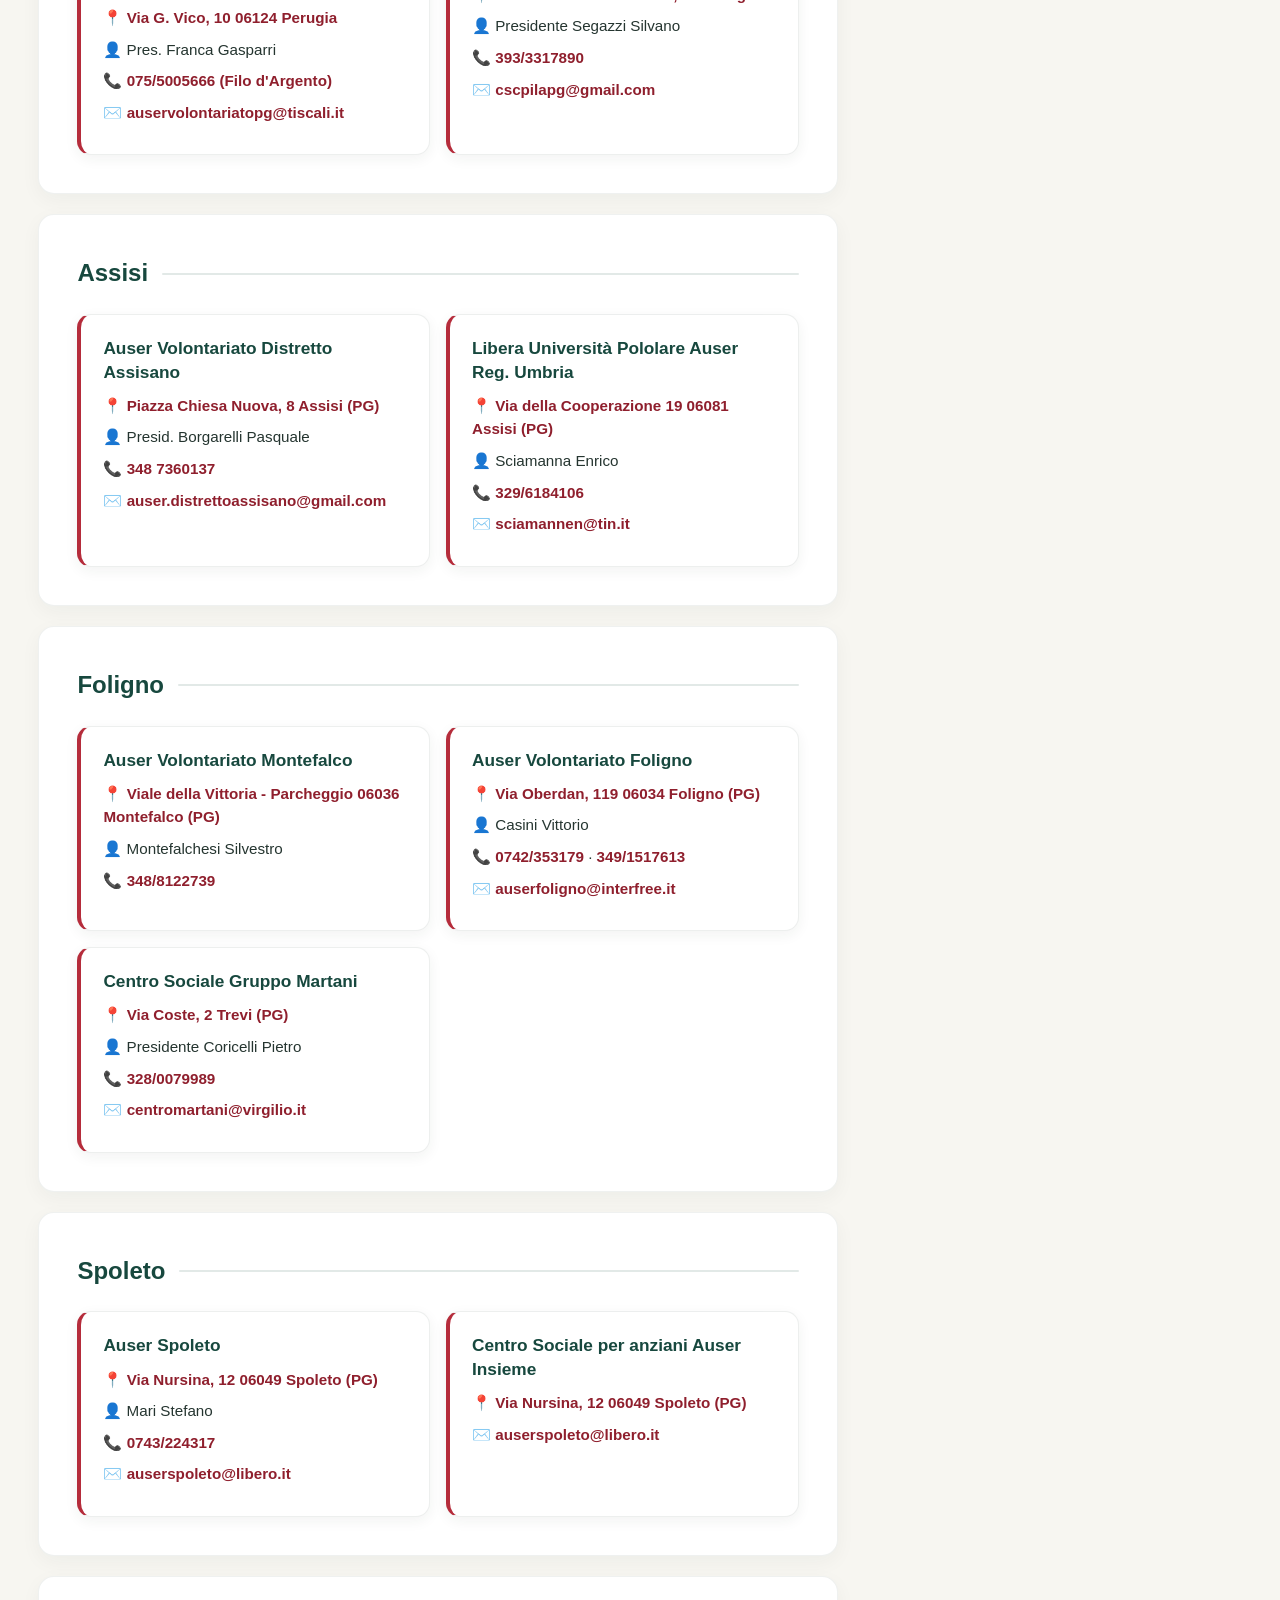
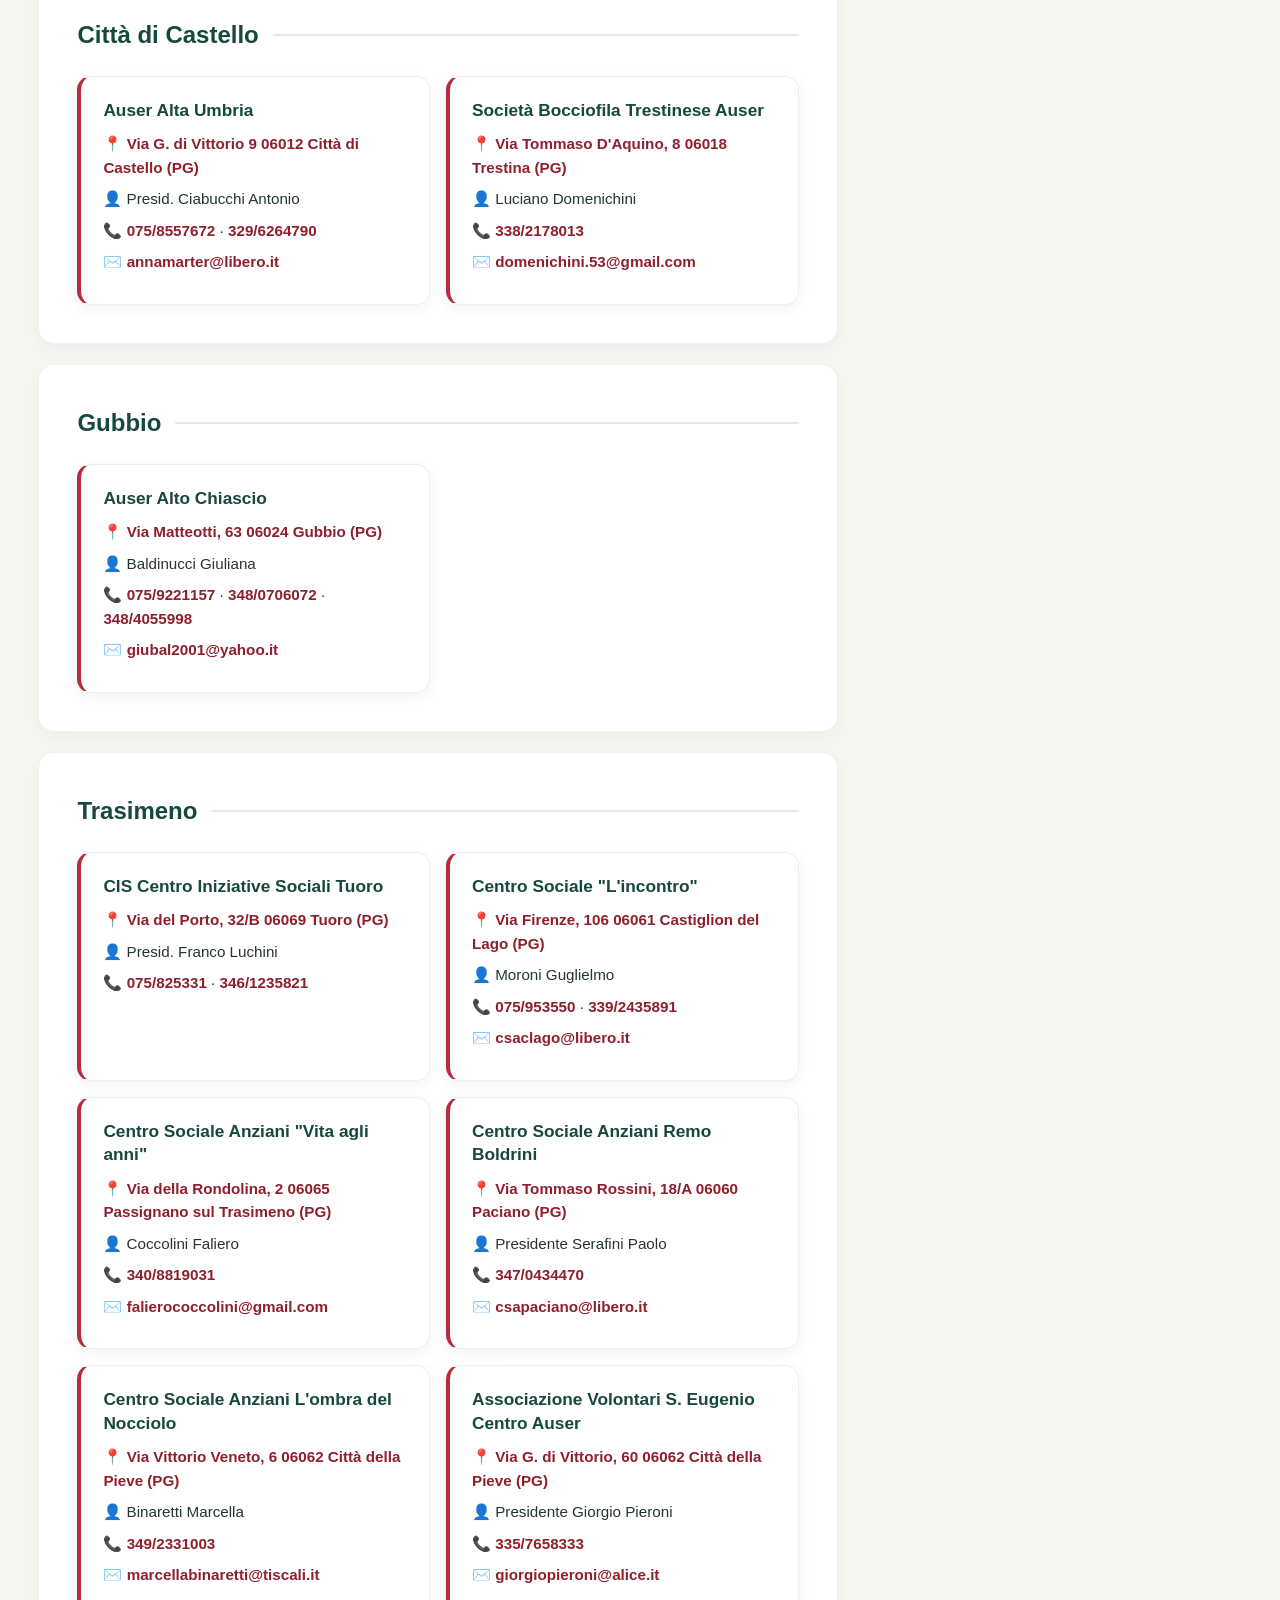
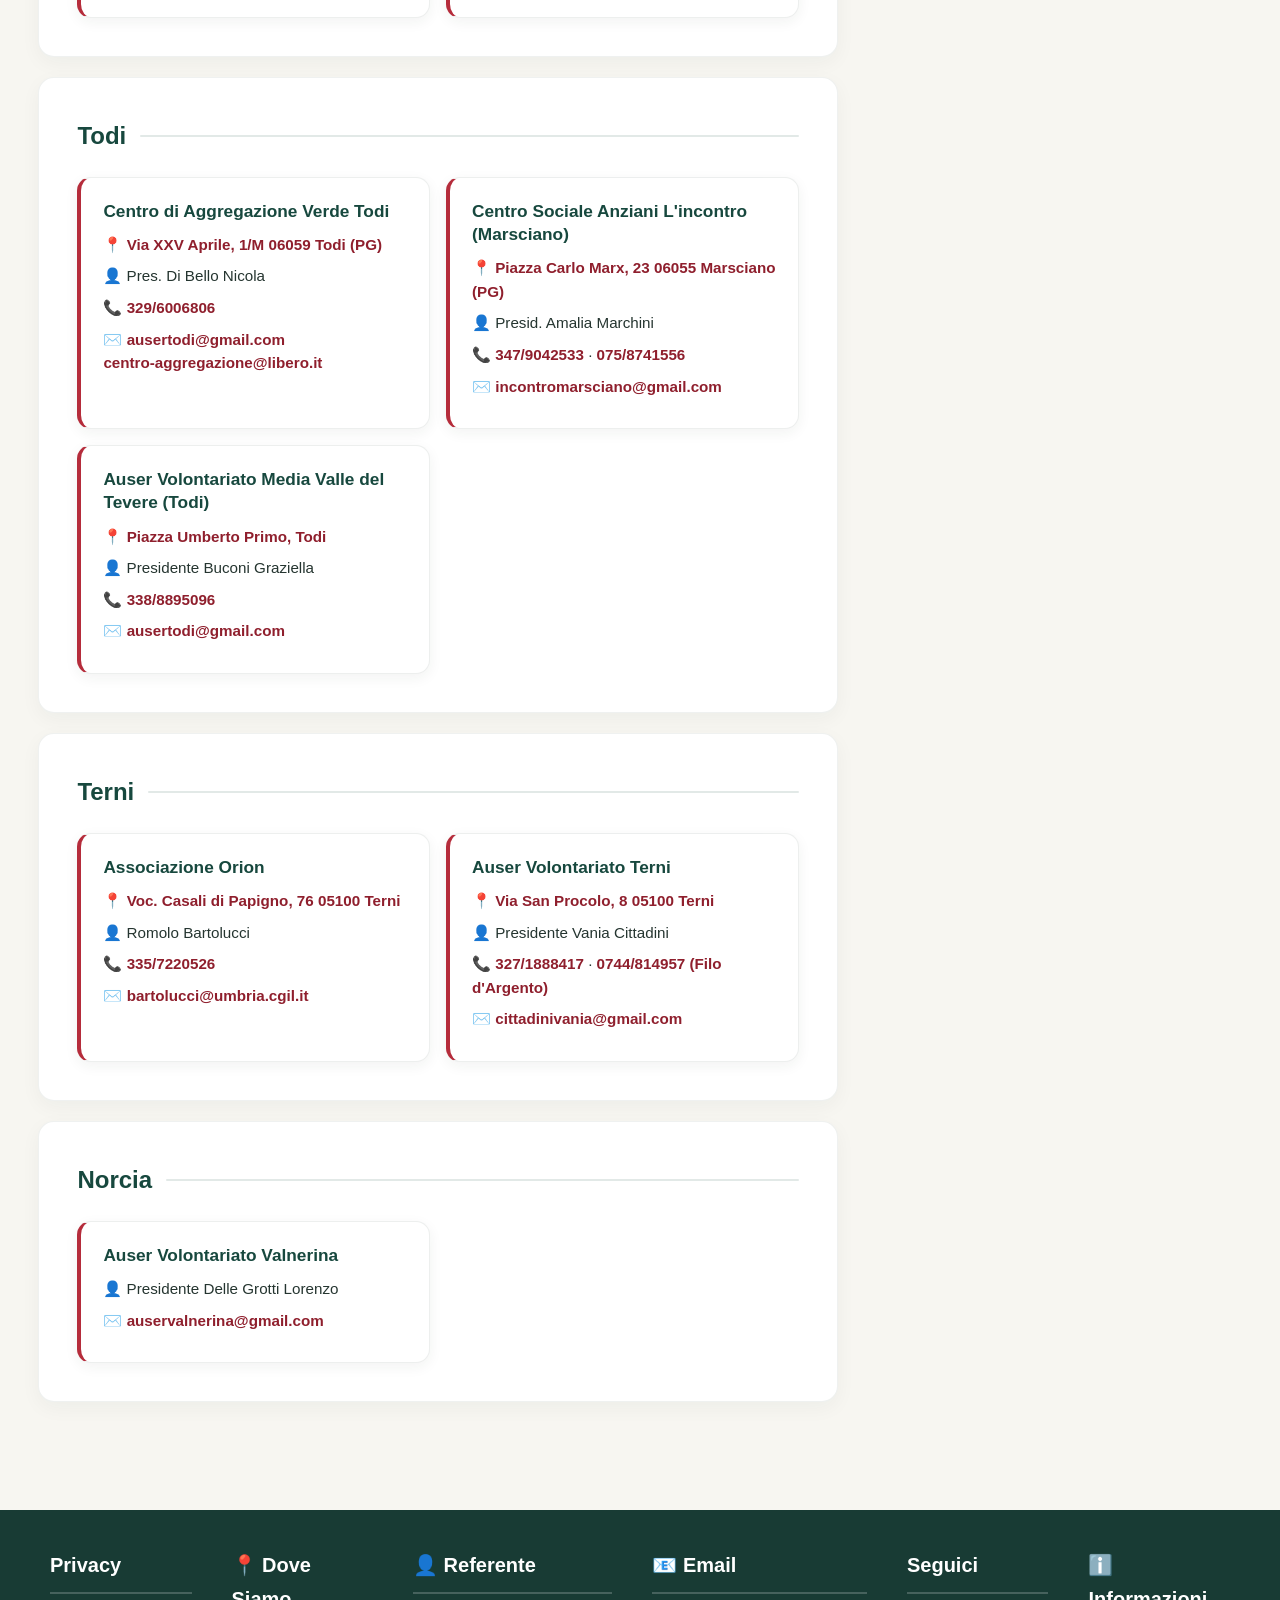
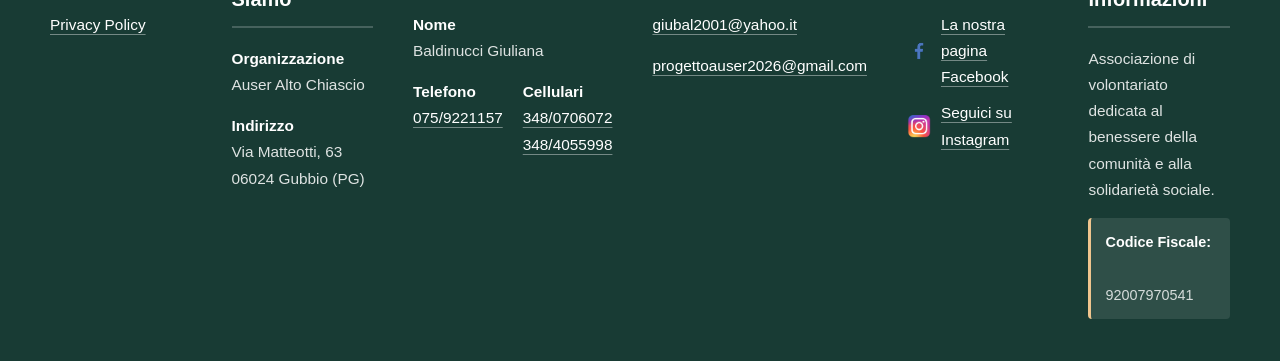
<file: Lavoro/Sito_Web/Debe.html>
<!DOCTYPE html>
<html lang="it">
<head>
  <meta charset="UTF-8">
  <meta name="viewport" content="width=device-width, initial-scale=1.0">
  <title>AUSER Gubbio - Le Nostre Sedi</title>
  <link rel="stylesheet" href="Auser.css?v=20261022">
  <link rel="icon" type="image/png" href="logo_Auser.png">
  <style>

        .main-image {
        display: block;
        width: 100%;
        margin: 0 auto 20px auto;
    }

    .main-image img {
        display: block;
        width: 100%;
        height: auto;
    }

    .main-image.opening-image {
      width: 50%;
      max-width: 500px;
      margin-right: auto;
      margin-left: auto;
    }

    @media (max-width: 768px) {
      .main-image.opening-image {
        width: 75%;
      }
    }

  #cerca {
    display: block !important;
    width: 100% !important;
    min-height: 52px;
    margin: 0 !important;
    padding: 12px 18px !important;
    color: #253530 !important;
    background-color: #ffffff !important;
    border: 1px solid #d9dfda !important;
    border-radius: 999px !important;
    box-shadow: 0 12px 32px rgba(28, 48, 40, 0.09) !important;
    box-sizing: border-box !important;
    font-family: Arial, sans-serif !important;
    font-size: 16px !important;
    -webkit-appearance: none !important;
    appearance: none !important;
    outline: none;
  }

  .ricerca {
    width: 100%;
    max-width: 560px;
    margin: 0 auto 12px;
    padding: 0 16px;
    box-sizing: border-box;
  }

  @media (max-width: 768px) {
    .ricerca {
      max-width: none;
    }
    #cerca {
      border-radius: 14px !important;
    }
  }

  /* Layout: lista a sinistra, cartina piccola a destra */
  .sedi-layout {
    display: grid;
    grid-template-columns: minmax(0, 1fr) 260px;
    gap: 24px;
    max-width: 1200px;
    margin: 0 auto;
    padding: 0 16px;
    box-sizing: border-box;
    align-items: start;
  }
  .sedi-principale {
    min-width: 0;
  }
  .sedi-principale .ricerca {
    padding: 0;
    margin: 0 0 12px;
    max-width: none;
  }

  /* Cartina laterale */
  .mp-aside {
    position: sticky;
    top: 16px;
  }
  .mp-box svg {
    display: block;
    width: 100%;
    height: auto;
    background: var(--color-paper);
    border: 0;
    border-radius: 10px;
  }
  .mp-ombra { fill: rgba(0, 0, 0, 0.25); }
  .mp-pin { fill: #e53935; stroke: #ffffff; stroke-width: 1.2; }
  .mp-punto { fill: #ffffff; }
  .mp-g { cursor: pointer; }
  .mp-info {
    margin: 8px 0 0;
    font-size: 12px;
    color: #456;
    line-height: 1.4;
  }
  .mp-scheda {
    position: fixed;
    display: none;
    max-width: 340px;
    max-height: 70vh;
    overflow: auto;
    background: #ffffff;
    border: 1px solid #d9dfda;
    border-radius: 10px;
    box-shadow: 0 8px 24px rgba(28, 48, 40, 0.18);
    padding: 12px 14px;
    font-size: 13px;
    color: #253530;
    z-index: 100;
    pointer-events: auto;
    overscroll-behavior: contain;
    -webkit-overflow-scrolling: touch;
  }
  .mp-scheda h3 { margin: 0 0 4px; font-size: 16px; color: #c62828; }
  .mp-scheda .mp-sub { margin: 0 0 8px; color: #667; }
  .mp-scheda .mp-sede { border-top: 1px solid #eee; padding: 6px 0; }
  .mp-scheda .mp-nome { font-weight: bold; margin-bottom: 2px; }
  .mp-scheda .mp-chiudi {
    position: sticky;
    top: -12px;
    float: right;
    margin: -8px -10px 4px 8px;
    padding: 4px 8px;
    color: #253530;
    background: #ffffff;
    border: 1px solid #d9dfda;
    border-radius: 6px;
    cursor: pointer;
  }

  @media (max-width: 900px) {
    .sedi-layout {
      grid-template-columns: 1fr;
    }
    .mp-aside {
      position: static;
      order: -1;
      width: 100%;
      max-width: 280px;
      margin: 0 auto 8px;
    }
  }

  main {
    width: 100%;
    max-width: none;
    padding: 52px clamp(16px, 3vw, 48px) 24px;
  }

  .sedi-layout {
    width: 100%;
    max-width: none;
    grid-template-columns: minmax(0, 1fr) 220px;
    padding: 0;
  }

  @media (min-width: 901px) {
    .sedi-layout {
      grid-template-columns: minmax(0, 1fr) 380px;
    }

    .mp-aside {
      margin-top: 64px;
    }
  }

  @media (min-width: 769px) {
    header .header-container {
      width: 100%;
      max-width: none;
      gap: 16px;
    }
  }

  @media (max-width: 900px) {
    main {
      padding: 36px 20px 24px;
    }

    .footer-table tr {
      display: grid;
      grid-template-columns: repeat(2, minmax(0, 1fr));
      gap: 24px 18px;
    }

    .footer-table td {
      min-width: 0;
    }

    .footer-table td:last-child {
      grid-column: 1 / -1;
    }

    .footer-table a {
      overflow-wrap: anywhere;
    }

    .sedi-layout {
      grid-template-columns: minmax(0, 1fr);
      gap: 20px;
    }

    .sedi-principale {
      display: contents;
    }

    .sedi-principale .ricerca {
      order: 0;
    }

    .mp-aside {
      order: 1;
      width: 100%;
      max-width: min(100%, 240px);
    }

    .sedi-principale .contatore {
      order: 2;
    }

    #elenco {
      order: 3;
    }
  }

  @media (max-width: 540px) {
    main {
      padding: 28px 14px 20px;
    }

    .sedi-layout {
      gap: 16px;
    }

    .mp-aside {
      max-width: min(100%, 220px);
    }

    .mp-scheda {
      right: 12px;
      bottom: 12px;
      left: 12px !important;
      top: auto !important;
      width: auto;
      max-width: none;
      max-height: min(55vh, 440px);
      touch-action: pan-y;
    }
  }
  </style>
</head>

<body>
  <header>
    <div class="header-container">
      <h1><a href="index.html"><img src="Logo_Auser.png" alt="Logo AUSER"></a></h1>

      <button class="menu-toggle" type="button" aria-label="Apri menu" aria-expanded="false"
        aria-controls="main-navigation">
        <span></span>
        <span></span>
        <span></span>
      </button>

      <nav id="main-navigation">
        <ul>
          <li><a href="Chi_Siamo.html">Chi siamo</a></li>
          <li><a href="Cosa_Facciamo.html">Cosa facciamo</a></li>
          <li><a href="Valori.html">I Nostri Valori</a></li>
          <li><a href="Tesseramento.html">Tesseramento</a></li>
          <li><a href="Debe.html">Le nostre sedi</a></li>
          <li><a href="Idee.html">Proponi un'Idea</a></li>
        </ul>
      </nav>
    </div>
  </header>

  <main>
       <div class="main-image opening-image">
 <img src="sedi.png" alt="Le nostre sedi" class="main-image">
   
  </div>
    <div class="Titolo_sottotitolo">
      <h2>Le Nostre Sedi</h2>
      <p>Centri socio culturali e sedi Auser Umbria</p>
    </div>
 


    <div class="sedi-layout">
      <div class="sedi-principale">
        <div class="ricerca">
          <input type="search" id="cerca" placeholder="Cerca per nome, città, referente o indirizzo...">
        </div>
        <p class="contatore" id="contatore"></p>

        <div id="elenco"></div>
      </div>

      <aside class="mp-aside">
        <div class="mp-box">
          <svg id="mappa" viewBox="0 0 1000 1230" xmlns="http://www.w3.org/2000/svg" role="img" aria-label="Mappa delle sedi AUSER in Umbria">
            <g id="mappa-comuni"></g>
            <defs>
              <g id="mp-pin">
                <ellipse class="mp-ombra" cx="1.5" cy="1" rx="6" ry="2.2" />
                <path class="mp-pin" d="M0,0 C-6,-6 -9,-10 -9,-15 A9,9 0 0 1 9,-15 C9,-10 6,-6 0,0 Z" />
                <circle class="mp-punto" cx="0" cy="-15" r="3.2" />
              </g>
            </defs>
            <g id="mappa-pin"></g>
          </svg>
        </div>
        <p class="mp-info" id="mappa-info">Caricamento della mappa...</p>
      </aside>
    </div>
  </main>

  <div class="mp-scheda" id="mappa-scheda"></div>

  <footer>
    <table class="footer-table">
      <tr>
        <td>
          <h2>Privacy</h2>
          <p><a href="Privacy Policy - AUSER Gubbio.html">Privacy Policy</a></p>
        </td>
        <!-- Colonna 1: Contatti -->
        <td>
          <h2>📍 Dove Siamo</h2>
          <p>
            <strong>Organizzazione</strong><br>
            Auser Alto Chiascio
          </p>
          <p>
            <strong>Indirizzo</strong><br>
            Via Matteotti, 63<br>
            06024 Gubbio (PG)
          </p>
        </td>

        <!-- Colonna 2: Referente -->
        <td>
          <h2>👤 Referente</h2>
          <p>
            <strong>Nome</strong><br>
            Baldinucci Giuliana
          </p>
          <div class="contact-row">
            <p>
              <strong>Telefono</strong><br>
              <a href="tel:+390759221157">075/9221157</a>
            </p>
            <p>
              <strong>Cellulari</strong><br>
              <a href="tel:+393480706072">348/0706072</a><br>
              <a href="tel:+393484055998">348/4055998</a>
            </p>
          </div>
        </td>

        <!-- Colonna 3: Email -->
        <td>
          <h2>📧 Email</h2>
          <p>
            <a href="mailto:giubal2001@yahoo.it">giubal2001@yahoo.it</a>
          </p>
          <p>
            <a href="mailto:progettoauser2026@gmail.com">progettoauser2026@gmail.com</a>
          </p>
        </td>

        <!-- Colonna 4: Social Media -->
        <td>
          <h2>Seguici</h2>
          <div class="footer-links">
            <p>
              <img src="faceboock.png" alt="Facebook">
              <a href="https://www.facebook.com/share/19EokS28yr/">La nostra pagina Facebook</a>
            </p>
            <p>
              <img src="Instagram.jpeg" alt="Instagram">
              <a href="https://www.instagram.com/progettoauser2026/">Seguici su Instagram</a>
            </p>
          </div>
        </td>

        <!-- Colonna 5: Info Progetto -->
        <td>
          <h2>ℹ️ Informazioni</h2>
          <p>Associazione di volontariato dedicata al benessere della comunità e alla solidarietà sociale.</p>
          <div class="info-box">
            <strong>Codice Fiscale:</strong><br>
            <span>92007970541</span>
          </div>
        </td>
        
      </tr>
    </table>
  </footer>

  <script src="Auser.js?v=20261022"></script>

  <script>
    // ===== MAPPA =====
    var MAPPA_SVG_FILE = 'Map_of_municipalities_of_Umbria_-_Italy.svg';

    // Posizioni dei pallini, in pixel dell'immagine originale 979x1024
    var PIN_POS = [
      [240,147],[263,147],[415,225],[310,353],[383,338],
      [170,368],[185,365],[199,352],[204,358],[213,349],[230,343],
      [397,390],[384,415],[341,409],[340,425],[323,440],[318,460],
      [462,428],[481,432],
      [562,495],[581,493],[592,505],
      [748,610],[660,634],[666,649],[859,671],
      [347,677],[371,674],[358,688],
      [503,829],[519,836]
    ];
    var MAPPA_SX = 1000 / 979, MAPPA_SY = 1230 / 1024;

    // Comuni dell'SVG che appartengono a ciascuna città della lista sedi
    var COMUNI_CITTA = {
      'Perugia': ['Perugia'],
      'Assisi': ['Assisi'],
      'Foligno': ['Foligno', 'Montefalco', 'Trevi'],
      'Spoleto': ['Spoleto'],
      'Città di Castello': ['Città di Castello', 'Trestina'],
      'Gubbio': ['Gubbio'],
      'Trasimeno': ['Tuoro sul Trasimeno', 'Tuoro', 'Castiglion del Lago', 'Castiglione del Lago', 'Passignano sul Trasimeno', 'Paciano', 'Città della Pieve'],
      'Todi': ['Todi', 'Marsciano'],
      'Terni': ['Terni'],
      'Norcia': ['Norcia']
    };

    function normNome(s) {
      return String(s).normalize('NFD').replace(/[\u0300-\u036f]/g, '').toLowerCase().replace(/[^a-z]/g, '');
    }

    // Crea il link a Google Maps per un indirizzo
    function linkGoogleMaps(indirizzo) {
      return 'https://www.google.com/maps/search/?api=1&query=' + encodeURIComponent(indirizzo + ', Italia');
    }

    function iniziaMappa(sedi) {
      var NS = 'http://www.w3.org/2000/svg';
      var svg = document.getElementById('mappa');
      var gComuni = document.getElementById('mappa-comuni');
      var gPin = document.getElementById('mappa-pin');
      var info = document.getElementById('mappa-info');
      var scheda = document.getElementById('mappa-scheda');
      var comuniPaths = [];
      var cittaSelezionata = null;

      var cittaDiComune = {};
      Object.keys(COMUNI_CITTA).forEach(function (citta) {
        COMUNI_CITTA[citta].forEach(function (c) { cittaDiComune[normNome(c)] = citta; });
      });

      function el(tag, testo, classe) {
        var e = document.createElement(tag);
        if (testo) e.textContent = testo;
        if (classe) e.className = classe;
        return e;
      }

      function riempiScheda(nomeComune, citta) {
        scheda.textContent = '';
        var chiudi = el('button', 'Chiudi', 'mp-chiudi');
        chiudi.type = 'button';
        chiudi.setAttribute('aria-label', 'Chiudi dettagli della città');
        chiudi.addEventListener('click', function () {
          cittaSelezionata = null;
          scheda.style.display = 'none';
        });
        scheda.appendChild(chiudi);
        if (citta) {
          scheda.appendChild(el('h3', citta));
          scheda.appendChild(el('p', 'Comune: ' + nomeComune, 'mp-sub'));
          sedi.filter(function (s) { return s.citta === citta; }).forEach(function (s) {
            var box = el('div', '', 'mp-sede');
            box.appendChild(el('div', s.nome, 'mp-nome'));
            if (s.indirizzo) {
              var riga = el('div');
              var link = el('a', '📍 ' + s.indirizzo);
              link.href = linkGoogleMaps(s.indirizzo);
              link.target = '_blank';
              link.rel = 'noopener noreferrer';
              riga.appendChild(link);
              box.appendChild(riga);
            }
            if (s.referente) box.appendChild(el('div', '👤 ' + s.referente));
            if (s.telefoni.length) box.appendChild(el('div', '📞 ' + s.telefoni.join(' · ')));
            if (s.email.length) box.appendChild(el('div', '✉️ ' + s.email.join(', ')));
            scheda.appendChild(box);
          });
        } else {
          scheda.appendChild(el('h3', nomeComune));
          scheda.appendChild(el('p', 'Nessuna sede registrata in questo comune.', 'mp-sub'));
        }
      }

      function muoviScheda(e) {
        var left = e.clientX + 16;
        if (left + 350 > window.innerWidth) left = e.clientX - 356;
        scheda.style.left = Math.max(8, left) + 'px';
        scheda.style.top = (e.clientY + 16) + 'px';
      }

      function comuneIn(x, y) {
        var pt = svg.createSVGPoint();
        pt.x = x; pt.y = y;
        for (var i = 0; i < comuniPaths.length; i++) {
          if (comuniPaths[i].isPointInFill(pt)) {
            var p = comuniPaths[i];
            return p.id || (p.closest('[id]') ? p.closest('[id]').id : 'Comune non identificato');
          }
        }
        return 'Fuori dai comuni';
      }

      function disegnaPallini() {
        var cittaDisegnate = new Set();
        PIN_POS.forEach(function (p) {
          var x = p[0] * MAPPA_SX;
          var y = p[1] * MAPPA_SY;
          var nome = comuneIn(x, y);
          var citta = cittaDiComune[normNome(nome)] || null;
          if (!citta || cittaDisegnate.has(citta)) return;
          cittaDisegnate.add(citta);

          var g = document.createElementNS(NS, 'g');
          g.setAttribute('class', 'mp-g');
          g.setAttribute('transform', 'translate(' + x.toFixed(1) + ',' + y.toFixed(1) + ') scale(1.6)');
          g.setAttribute('role', 'button');
          g.setAttribute('tabindex', '0');
          g.setAttribute('aria-label', 'Mostra le sedi di ' + citta);
          var use = document.createElementNS(NS, 'use');
          use.setAttribute('href', '#mp-pin');
          g.appendChild(use);

          g.addEventListener('mouseenter', function (e) {
            if (cittaSelezionata) return;
            riempiScheda(nome, citta);
            scheda.style.display = 'block';
            muoviScheda(e);
          });
          g.addEventListener('mousemove', muoviScheda);
          g.addEventListener('mouseleave', function () {
            if (!cittaSelezionata) scheda.style.display = 'none';
          });
          g.addEventListener('click', function (e) {
            e.stopPropagation();
            cittaSelezionata = citta;
            riempiScheda(nome, citta);
            scheda.style.display = 'block';
            if (window.matchMedia('(min-width: 541px)').matches) muoviScheda(e);
          });
          g.addEventListener('keydown', function (e) {
            if (e.key === 'Enter' || e.key === ' ') {
              e.preventDefault();
              g.dispatchEvent(new MouseEvent('click', { bubbles: true }));
            }
          });
          gPin.appendChild(g);
        });
        document.addEventListener('click', function (e) {
          if (cittaSelezionata && !scheda.contains(e.target) && !gPin.contains(e.target)) {
            cittaSelezionata = null;
            scheda.style.display = 'none';
          }
        });
        info.textContent = 'Seleziona un pallino per vedere le sedi della città.';
      }

      fetch(MAPPA_SVG_FILE)
        .then(function (r) {
          if (!r.ok) throw new Error('HTTP ' + r.status);
          return r.text();
        })
        .then(function (txt) {
          var doc = new DOMParser().parseFromString(txt, 'image/svg+xml');
          if (doc.getElementsByTagName('parsererror').length) throw new Error('SVG non valido');
          Array.prototype.forEach.call(doc.documentElement.children, function (node) {
            if (node.tagName === 'style') {
              document.head.appendChild(document.importNode(node, true));
            } else {
              gComuni.appendChild(document.importNode(node, true));
            }
          });
          comuniPaths = Array.prototype.filter.call(gComuni.querySelectorAll('path'), function (p) {
            return !p.closest('.province, .regioni') && getComputedStyle(p).fill !== 'none';
          });
          disegnaPallini();
        })
        .catch(function (err) {
          info.textContent = 'Mappa non disponibile (' + err.message + '). ' +
            'Se apri la pagina dal disco, avvia un server locale, ad esempio con: python3 -m http.server';
        });
    }

    // ===== LISTA SEDI =====
    document.addEventListener("DOMContentLoaded", () => {
      const sedi = [
        // Perugia
        { citta: "Perugia", nome: 'Centro Socio Culturale "I Leoni"', indirizzo: "Str. Ferriere Sabbioni, Santa Maria Rossa 06132 Perugia", referente: "Giombini Mirco", telefoni: ["347/5347461"], email: [] },
        { citta: "Perugia", nome: "Centro Socio Culturale San Marco", indirizzo: "Via del Cimitero, 20 06131 Perugia", referente: "Pres. Ercolanelli Maurizio", telefoni: ["339/3464593"], email: [] },
        { citta: "Perugia", nome: 'Centro Socio Culturale "Europa 93"', indirizzo: "Via Isarco, 40 06135 Perugia", referente: "Pres. Mariolina Rosi", telefoni: ["335/8450593"], email: ["csceuropa93@libero.it"] },
        { citta: "Perugia", nome: "Associazione Ricreativa Culturale Sportiva Colle Umberto 10", indirizzo: "Via della Ghiaia, 11 06133 Perugia", referente: "Pres. Michele Trinari", telefoni: ["347/4081288"], email: [] },
        { citta: "Perugia", nome: 'Centro Socio Culturale "Il Gabbiano"', indirizzo: "Via del Papavero, 10 06132 San Martino in Campo, Perugia", referente: "Pres. Ricci Maria Grazia", telefoni: ["347/8667344"], email: ["giancarloceccarelli46@gmail.com", "cscgabbiano@gmail.com"] },
        { citta: "Perugia", nome: "Centro Socio Culturale Ramazzano", indirizzo: "Via del Teatro 06132 Perugia", referente: "Roberto Talini", telefoni: ["329/2330695"], email: ["cscramazzano@gmail.com"] },
        { citta: "Perugia", nome: "Auser Volontariato Perugia Media Valle del Tevere", indirizzo: "Via G. Vico, 10 06124 Perugia", referente: "Pres. Franca Gasparri", telefoni: ["075/5005666 (Filo d'Argento)"], email: ["auservolontariatopg@tiscali.it"] },
        { citta: "Perugia", nome: "Centro Socio Culturale Pila", indirizzo: "Str. Castel del Piano-Pila, 38 Perugia", referente: "Presidente Segazzi Silvano", telefoni: ["393/3317890"], email: ["cscpilapg@gmail.com"] },

        // Assisi
        { citta: "Assisi", nome: "Auser Volontariato Distretto Assisano", indirizzo: "Piazza Chiesa Nuova, 8 Assisi (PG)", referente: "Presid. Borgarelli Pasquale", telefoni: ["348 7360137"], email: ["auser.distrettoassisano@gmail.com"] },
        { citta: "Assisi", nome: "Libera Università Pololare Auser Reg. Umbria", indirizzo: "Via della Cooperazione 19 06081 Assisi (PG)", referente: "Sciamanna Enrico", telefoni: ["329/6184106"], email: ["sciamannen@tin.it"] },

        // Foligno
        { citta: "Foligno", nome: "Auser Volontariato Montefalco", indirizzo: "Viale della Vittoria - Parcheggio 06036 Montefalco (PG)", referente: "Montefalchesi Silvestro", telefoni: ["348/8122739"], email: [] },
        { citta: "Foligno", nome: "Auser Volontariato Foligno", indirizzo: "Via Oberdan, 119 06034 Foligno (PG)", referente: "Casini Vittorio", telefoni: ["0742/353179", "349/1517613"], email: ["auserfoligno@interfree.it"] },
        { citta: "Foligno", nome: "Centro Sociale Gruppo Martani", indirizzo: "Via Coste, 2 Trevi (PG)", referente: "Presidente Coricelli Pietro", telefoni: ["328/0079989"], email: ["centromartani@virgilio.it"] },

        // Spoleto
        { citta: "Spoleto", nome: "Auser Spoleto", indirizzo: "Via Nursina, 12 06049 Spoleto (PG)", referente: "Mari Stefano", telefoni: ["0743/224317"], email: ["auserspoleto@libero.it"] },
        { citta: "Spoleto", nome: "Centro Sociale per anziani Auser Insieme", indirizzo: "Via Nursina, 12 06049 Spoleto (PG)", referente: "", telefoni: [], email: ["auserspoleto@libero.it"] },

        // Città di Castello
        { citta: "Città di Castello", nome: "Auser Alta Umbria", indirizzo: "Via G. di Vittorio 9 06012 Città di Castello (PG)", referente: "Presid. Ciabucchi Antonio", telefoni: ["075/8557672", "329/6264790"], email: ["annamarter@libero.it"] },
        { citta: "Città di Castello", nome: "Società Bocciofila Trestinese Auser", indirizzo: "Via Tommaso D'Aquino, 8 06018 Trestina (PG)", referente: "Luciano Domenichini", telefoni: ["338/2178013"], email: ["domenichini.53@gmail.com"] },

        // Gubbio
        { citta: "Gubbio", nome: "Auser Alto Chiascio", indirizzo: "Via Matteotti, 63 06024 Gubbio (PG)", referente: "Baldinucci Giuliana", telefoni: ["075/9221157", "348/0706072", "348/4055998"], email: ["giubal2001@yahoo.it"] },

        // Trasimeno
        { citta: "Trasimeno", nome: "CIS Centro Iniziative Sociali Tuoro", indirizzo: "Via del Porto, 32/B 06069 Tuoro (PG)", referente: "Presid. Franco Luchini", telefoni: ["075/825331", "346/1235821"], email: [] },
        { citta: "Trasimeno", nome: 'Centro Sociale "L\'incontro"', indirizzo: "Via Firenze, 106 06061 Castiglion del Lago (PG)", referente: "Moroni Guglielmo", telefoni: ["075/953550", "339/2435891"], email: ["csaclago@libero.it"] },
        { citta: "Trasimeno", nome: 'Centro Sociale Anziani "Vita agli anni"', indirizzo: "Via della Rondolina, 2 06065 Passignano sul Trasimeno (PG)", referente: "Coccolini Faliero", telefoni: ["340/8819031"], email: ["falierococcolini@gmail.com"] },
        { citta: "Trasimeno", nome: "Centro Sociale Anziani Remo Boldrini", indirizzo: "Via Tommaso Rossini, 18/A 06060 Paciano (PG)", referente: "Presidente Serafini Paolo", telefoni: ["347/0434470"], email: ["csapaciano@libero.it"] },
        { citta: "Trasimeno", nome: "Centro Sociale Anziani L'ombra del Nocciolo", indirizzo: "Via Vittorio Veneto, 6 06062 Città della Pieve (PG)", referente: "Binaretti Marcella", telefoni: ["349/2331003"], email: ["marcellabinaretti@tiscali.it"] },
        { citta: "Trasimeno", nome: "Associazione Volontari S. Eugenio Centro Auser", indirizzo: "Via G. di Vittorio, 60 06062 Città della Pieve (PG)", referente: "Presidente Giorgio Pieroni", telefoni: ["335/7658333"], email: ["giorgiopieroni@alice.it"] },

        // Todi
        { citta: "Todi", nome: "Centro di Aggregazione Verde Todi", indirizzo: "Via XXV Aprile, 1/M 06059 Todi (PG)", referente: "Pres. Di Bello Nicola", telefoni: ["329/6006806"], email: ["ausertodi@gmail.com", "centro-aggregazione@libero.it"] },
        { citta: "Todi", nome: "Centro Sociale Anziani L'incontro (Marsciano)", indirizzo: "Piazza Carlo Marx, 23 06055 Marsciano (PG)", referente: "Presid. Amalia Marchini", telefoni: ["347/9042533", "075/8741556"], email: ["incontromarsciano@gmail.com"] },
        { citta: "Todi", nome: "Auser Volontariato Media Valle del Tevere (Todi)", indirizzo: "Piazza Umberto Primo, Todi", referente: "Presidente Buconi Graziella", telefoni: ["338/8895096"], email: ["ausertodi@gmail.com"] },

        // Terni
        { citta: "Terni", nome: "Associazione Orion", indirizzo: "Voc. Casali di Papigno, 76 05100 Terni", referente: "Romolo Bartolucci", telefoni: ["335/7220526"], email: ["bartolucci@umbria.cgil.it"] },
        { citta: "Terni", nome: "Auser Volontariato Terni", indirizzo: "Via San Procolo, 8 05100 Terni", referente: "Presidente Vania Cittadini", telefoni: ["327/1888417", "0744/814957 (Filo d'Argento)"], email: ["cittadinivania@gmail.com"] },

        // Norcia
        { citta: "Norcia", nome: "Auser Volontariato Valnerina", indirizzo: "", referente: "Presidente Delle Grotti Lorenzo", telefoni: [], email: ["auservalnerina@gmail.com"] }
      ];

      const elenco = document.getElementById("elenco");
      const cerca = document.getElementById("cerca");
      const contatore = document.getElementById("contatore");

      const gruppi = {};
      sedi.forEach((s) => {
        (gruppi[s.citta] ??= []).push(s);
      });

      const creaScheda = (s) => {
        const tel = s.telefoni
          .map((n) => `<a href="tel:${n.replace(/\D/g, "")}">${n}</a>`)
          .join(" · ");
        const mail = s.email
          .map((e) => `<a href="mailto:${e}">${e}</a>`)
          .join("<br>");
        const mapsUrl = s.indirizzo
          ? "https://www.google.com/maps/search/?api=1&query=" + encodeURIComponent(s.indirizzo + ", Italia")
          : "";

        return `
          <article class="card sede-card">
            <h3>${s.nome}</h3>
            ${s.indirizzo ? `<p>📍 <a href="${mapsUrl}" target="_blank" rel="noopener noreferrer">${s.indirizzo}</a></p>` : ""}
            ${s.referente ? `<p>👤 ${s.referente}</p>` : ""}
            ${tel ? `<p>📞 ${tel}</p>` : ""}
            ${mail ? `<p>✉️ ${mail}</p>` : ""}
          </article>`;
      };

      elenco.innerHTML = Object.entries(gruppi)
        .map(([citta, lista]) => `
          <section class="section gruppo-citta">
            <h2>${citta}</h2>
            <div class="attivita">
              ${lista.map(creaScheda).join("")}
            </div>
          </section>`)
        .join("");

      const aggiornaContatore = (n) => {
        contatore.textContent = `${n} ${n === 1 ? "sede trovata" : "sedi trovate"}`;
      };

      cerca.addEventListener("input", () => {
        const q = cerca.value.trim().toLowerCase();
        let visibili = 0;

        elenco.querySelectorAll(".gruppo-citta").forEach((sezione) => {
          let n = 0;
          sezione.querySelectorAll(".sede-card").forEach((scheda) => {
            const ok = scheda.textContent.toLowerCase().includes(q);
            scheda.hidden = !ok;
            if (ok) n++;
          });
          sezione.hidden = n === 0;
          visibili += n;
        });

        aggiornaContatore(visibili);
      });

      aggiornaContatore(sedi.length);

      iniziaMappa(sedi);
    });
  </script>
</body>
</html>
</file>
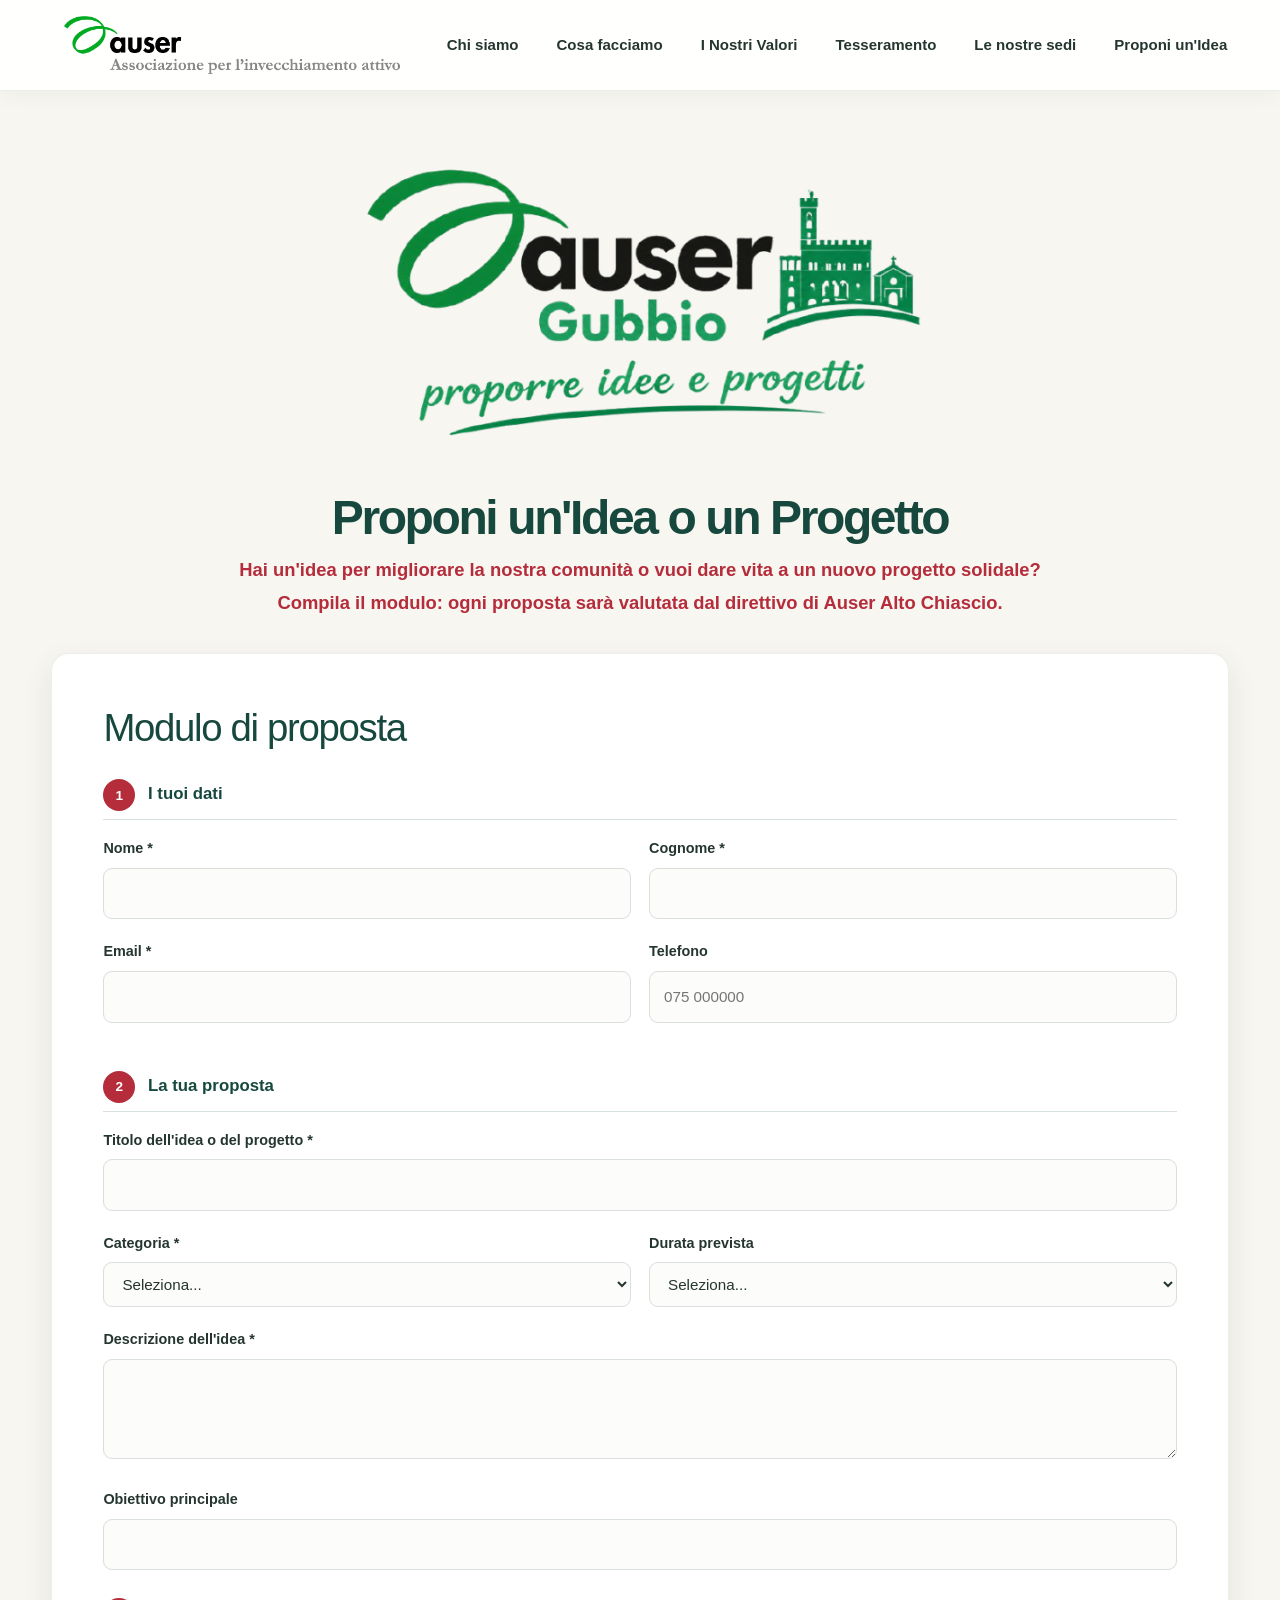
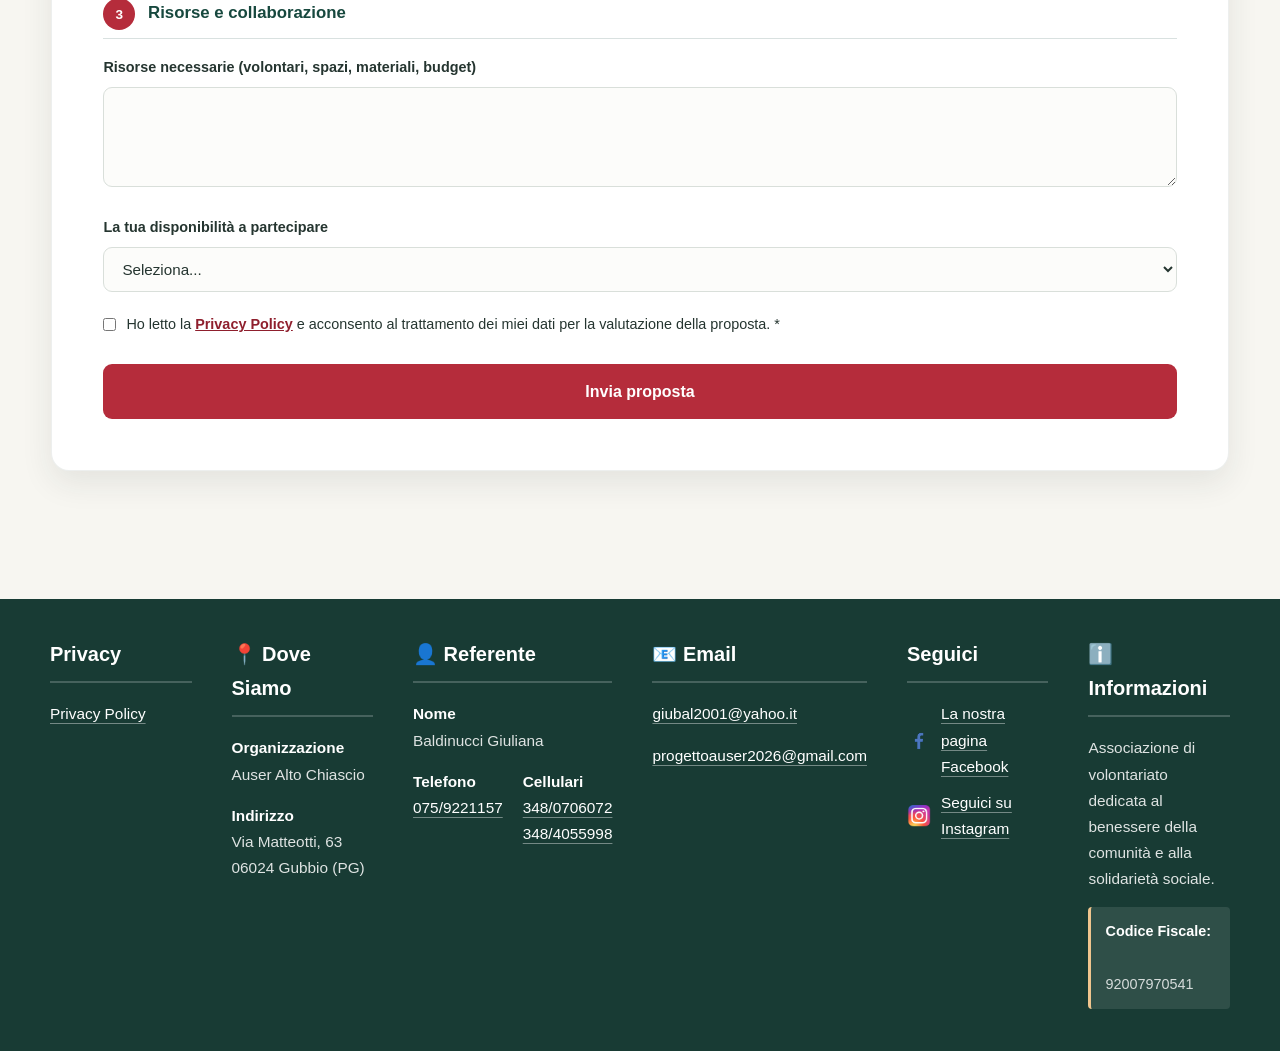
<file: Lavoro/Sito_Web/Idee.html>
<!DOCTYPE html>
<html lang="it">

<head>
    <meta charset="UTF-8">
    <meta name="viewport" content="width=device-width, initial-scale=1.0">
    <title>AUSER Gubbio - Proponi un'Idea</title>
    <link rel="stylesheet" href="Auser.css?v=20261022">
    <link rel="icon" type="image/png" href="logo_Auser.png">
</head>
<style>
    .main-image {
        display: block;
        width: 100%;
        margin: 0 auto 20px auto;
    }

    .main-image img {
        display: block;
        width: 100%;
        height: auto;
    }

    .page-idee .main-image.opening-image {
        width: 60%;
        max-width: 600px;
        margin-right: auto;
        margin-left: auto;
    }

    @media (max-width: 768px) {
        .page-idee .main-image.opening-image {
            width: 85%;
        }
    }
</style>

<body class="page-idee">
    <header>
        <div class="header-container">
            <h1><a href="index.html"><img src="Logo_Auser.png" alt="Logo AUSER"></a></h1>

            <button class="menu-toggle" type="button" aria-label="Apri menu" aria-expanded="false"
                aria-controls="main-navigation">
                <span></span>
                <span></span>
                <span></span>
            </button>

            <nav id="main-navigation">
                <ul>
                    <li><a href="Chi_Siamo.html">Chi siamo</a></li>
                    <li><a href="Cosa_Facciamo.html">Cosa facciamo</a></li>
                    <li><a href="Valori.html">I Nostri Valori</a></li>
                    <li><a href="Tesseramento.html">Tesseramento</a></li>
                    <li><a href="Debe.html">Le nostre sedi</a></li>
                    <li><a href="Idee.html">Proponi un'Idea</a></li>    
                </ul>
            </nav>
        </div>
    </header>

    <main class="idee-page">
        <div class="main-image opening-image">
            <img src="Proposte.png" alt="Proponi un'Idea" class="main-image">
        </div>

        <p class="page-title">Proponi un'Idea o un Progetto</p>
    <p class="page-lead">
      Hai un'idea per migliorare la nostra comunità o vuoi dare vita a un nuovo progetto solidale?
      Compila il modulo: ogni proposta sarà valutata dal direttivo di Auser Alto Chiascio.
    </p>

       <form id="proposteForm" class="tess-container" novalidate>
    <p class="tess-title">Modulo di proposta</p>

    <h2 class="tess-section"><span class="section-num">1</span> I tuoi dati</h2>

    <div class="form-row">
        <div class="form-group">
            <label for="nome">Nome *</label>
            <input type="text" id="nome" name="nome" required>
        </div>
        <div class="form-group">
            <label for="cognome">Cognome *</label>
            <input type="text" id="cognome" name="cognome" required>
        </div>
    </div>

    <div class="form-row">
        <div class="form-group">
            <label for="email">Email *</label>
            <input type="email" id="email" name="email" required>
        </div>
        <div class="form-group">
            <label for="telefono">Telefono</label>
            <input type="tel" id="telefono" name="telefono" placeholder="075 000000">
        </div>
    </div>

    <h2 class="tess-section"><span class="section-num">2</span> La tua proposta</h2>

    <div class="form-group">
        <label for="titolo">Titolo dell'idea o del progetto *</label>
        <input type="text" id="titolo" name="titolo" maxlength="120" required>
    </div>

    <div class="form-row">
        <div class="form-group">
            <label for="categoria">Categoria *</label>
            <select id="categoria" name="categoria" required>
                <option value="">Seleziona...</option>
                <option>Assistenza sociale</option>
                <option>Cultura e tempo libero</option>
                <option>Ambiente e territorio</option>
                <option>Formazione e digitale</option>
                <option>Sport e benessere</option>
                <option>Eventi e raccolte fondi</option>
                <option>Altro</option>
            </select>
        </div>
        <div class="form-group">
            <label for="durata">Durata prevista</label>
            <select id="durata" name="durata">
                <option value="">Seleziona...</option>
                <option>Una tantum (evento)</option>
                <option>Breve periodo (1-3 mesi)</option>
                <option>Medio periodo (3-12 mesi)</option>
                <option>Lungo periodo (oltre 1 anno)</option>
            </select>
        </div>
    </div>

    <div class="form-group">
        <label for="descrizione">Descrizione dell'idea *</label>
        <textarea id="descrizione" name="descrizione" required></textarea>
    </div>

    <div class="form-group">
        <label for="obiettivo">Obiettivo principale</label>
        <input type="text" id="obiettivo" name="obiettivo">
    </div>

    <h2 class="tess-section"><span class="section-num">3</span> Risorse e collaborazione</h2>

    <div class="form-group">
        <label for="risorse">Risorse necessarie (volontari, spazi, materiali, budget)</label>
        <textarea id="risorse" name="risorse"></textarea>
    </div>

    <div class="form-group">
        <label for="disponibilita">La tua disponibilità a partecipare</label>
        <select id="disponibilita" name="disponibilita">
            <option value="">Seleziona...</option>
            <option>Posso guidare il progetto</option>
            <option>Posso collaborare attivamente</option>
            <option>Posso dare un contributo occasionale</option>
            <option>Solo suggerimento, nessuna disponibilità diretta</option>
        </select>
    </div>

    <div class="privacy-box">
        <input type="checkbox" id="privacy" name="privacy" required>
        <label for="privacy">Ho letto la <a href="Privacy Policy - AUSER Gubbio.html">Privacy Policy</a> e
            acconsento al trattamento dei miei dati per la valutazione della proposta. *</label>
    </div>

    <div id="message" class="message" role="status"></div>

    <button type="submit" id="submitBtn">Invia proposta</button>
</form>

    </main>

    <footer>
        <table class="footer-table">
            <tr>
                <td>
                    <h2>Privacy</h2>
                    <p><a href="Privacy Policy - AUSER Gubbio.html">Privacy Policy</a></p>
                </td>
                <td>
                    <h2>📍 Dove Siamo</h2>
                    <p>
                        <strong>Organizzazione</strong><br>
                        Auser Alto Chiascio
                    </p>
                    <p>
                        <strong>Indirizzo</strong><br>
                        Via Matteotti, 63<br>
                        06024 Gubbio (PG)
                    </p>
                </td>

                <td>
                    <h2>👤 Referente</h2>
                    <p>
                        <strong>Nome</strong><br>
                        Baldinucci Giuliana
                    </p>
                    <div class="contact-row">
                        <p>
                            <strong>Telefono</strong><br>
                            <a href="tel:+390759221157">075/9221157</a>
                        </p>
                        <p>
                            <strong>Cellulari</strong><br>
                            <a href="tel:+393480706072">348/0706072</a><br>
                            <a href="tel:+393484055998">348/4055998</a>
                        </p>
                    </div>
                </td>

                <td>
                    <h2>📧 Email</h2>
                    <p>
                        <a href="mailto:giubal2001@yahoo.it">giubal2001@yahoo.it</a>
                    </p>
                    <p>
                        <a href="mailto:progettoauser2026@gmail.com">progettoauser2026@gmail.com</a>
                    </p>
                </td>

                <td>
                    <h2>Seguici</h2>
                    <div class="footer-links">
                        <p>
                            <img src="faceboock.png" alt="Facebook">
                            <a href="https://www.facebook.com/share/19EokS28yr/">La nostra pagina Facebook</a>
                        </p>
                        <p>
                            <img src="Instagram.jpeg" alt="Instagram">
                            <a href="https://www.instagram.com/progettoauser2026/">Seguici su Instagram</a>
                        </p>
                    </div>
                </td>

                <td>
                    <h2>ℹ️ Informazioni</h2>
                    <p>Associazione di volontariato dedicata al benessere della comunità e alla solidarietà sociale.</p>
                    <div class="info-box">
                        <strong>Codice Fiscale:</strong><br>
                        <span>92007970541</span>
                    </div>
                </td>
            </tr>
        </table>
    </footer>

    <script src="Auser.js?v=20261022"></script>

</body>

</html>
</file>
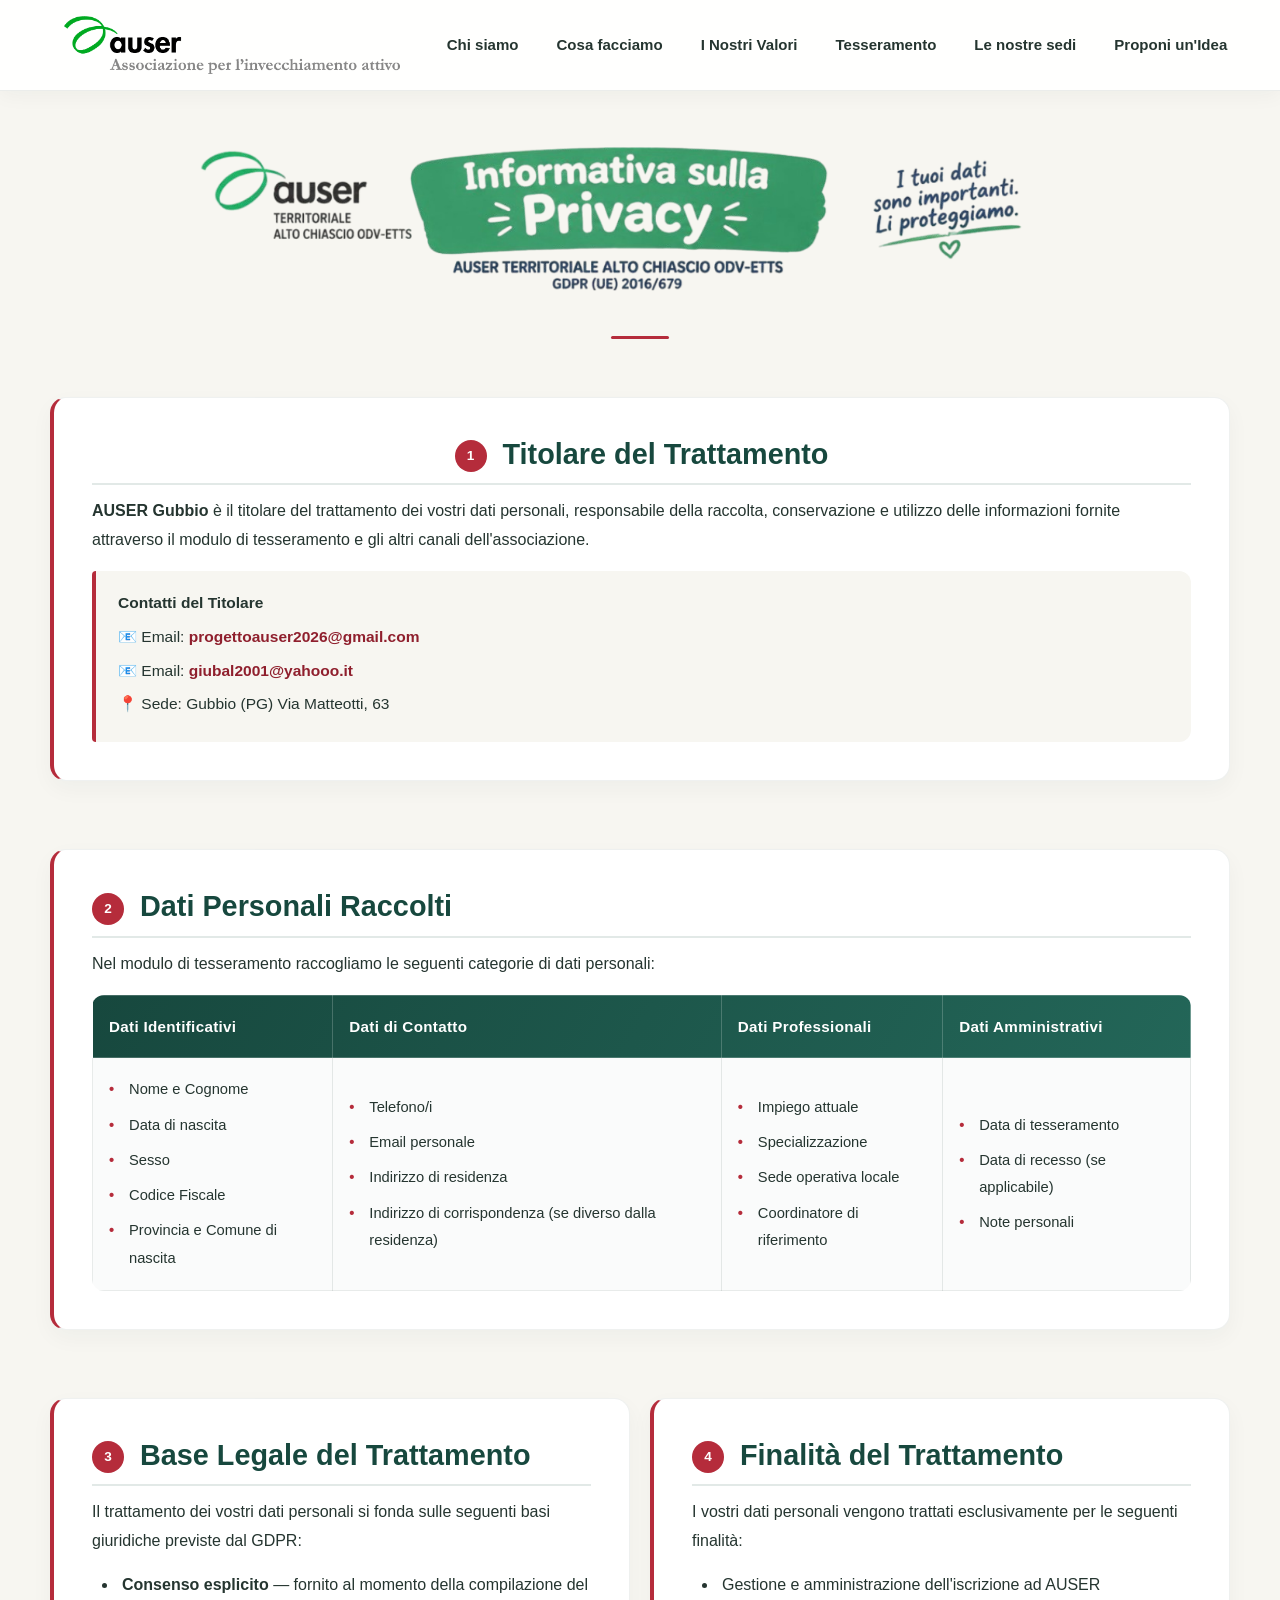
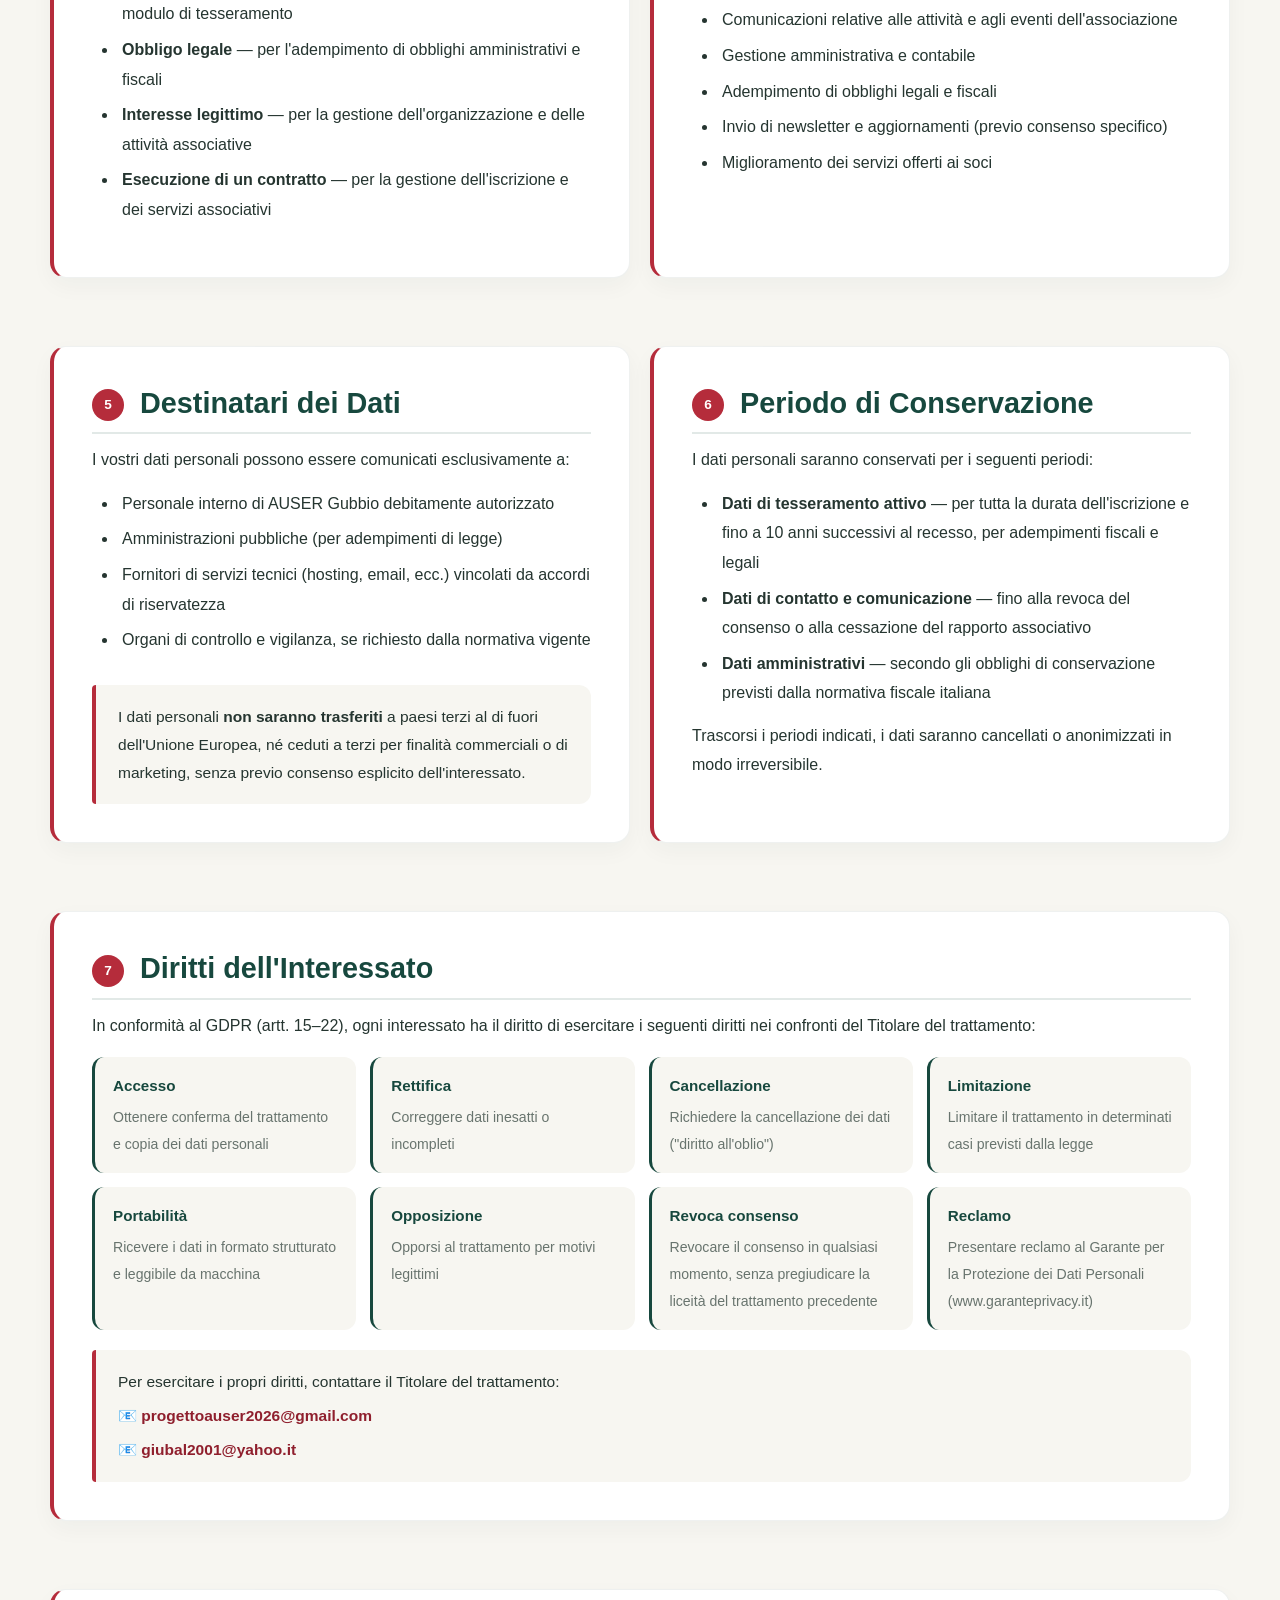
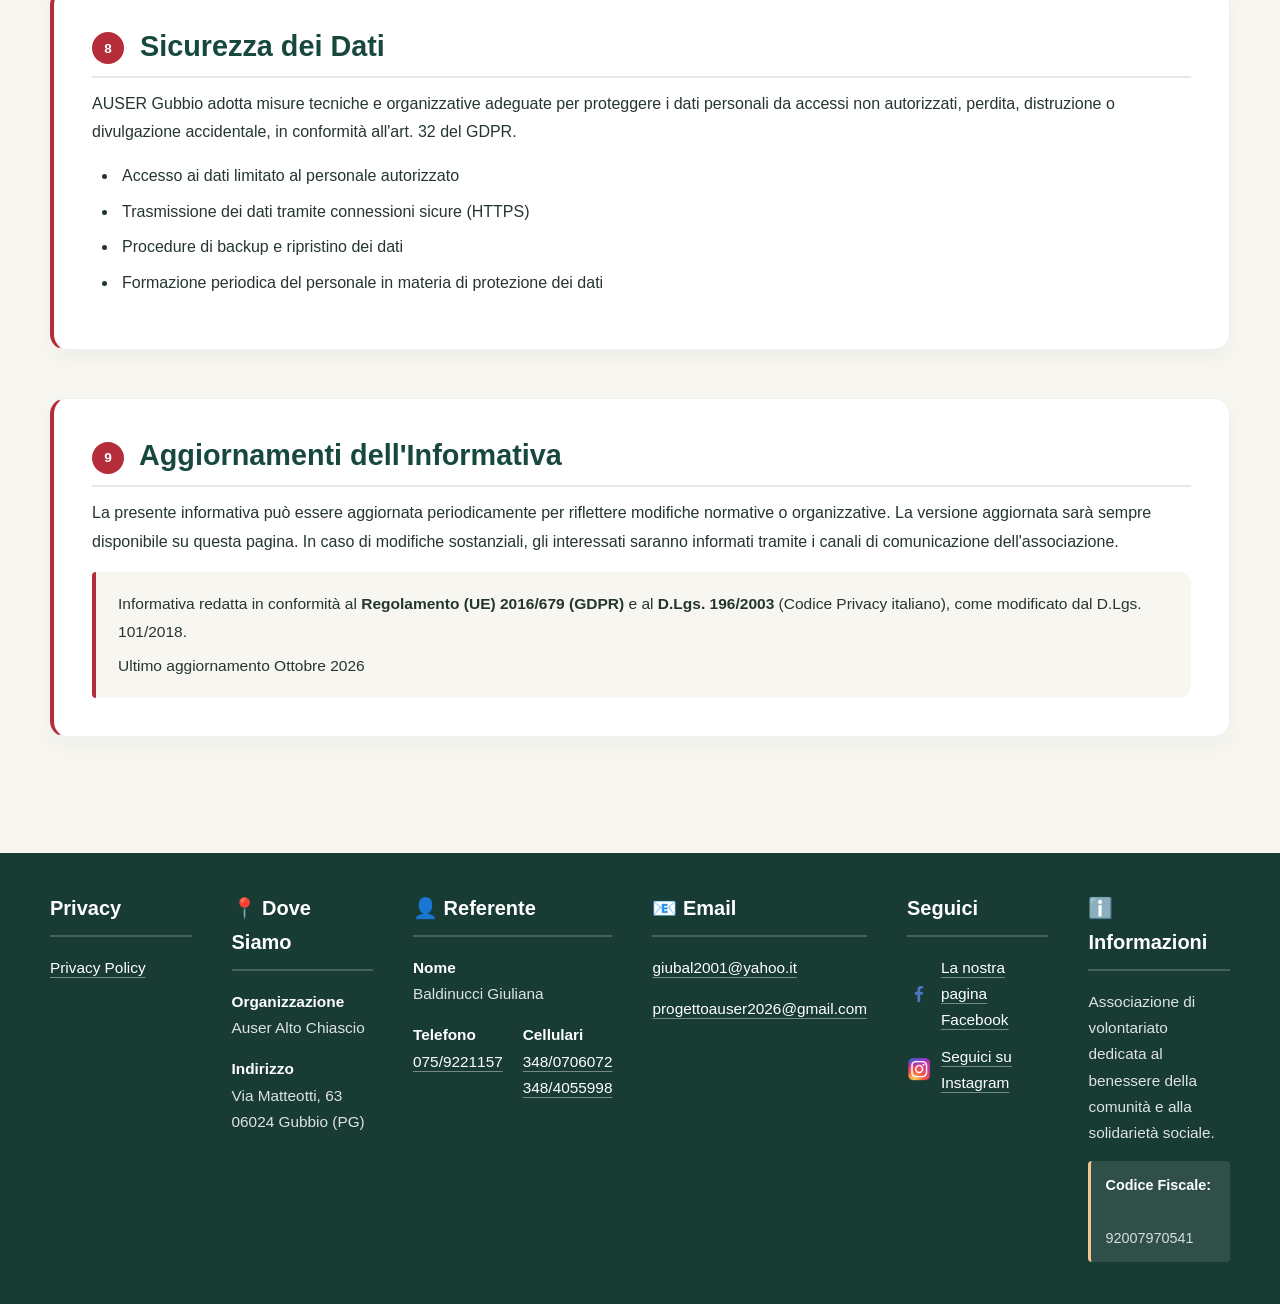
<file: Lavoro/Sito_Web/Privacy Policy - AUSER Gubbio.html>
<!DOCTYPE html>
<html lang="it">

<head>
    <meta charset="UTF-8">
    <meta name="viewport" content="width=device-width, initial-scale=1.0">
    <title>AUSER Gubbio</title>
    <link rel="stylesheet" href="Auser.css?v=20261022">
    <link rel="icon" type="image/png" href="logoAuser.jpeg">
</head>
<style>
 
    .main-image {
        display: block;
        width: 100%;
        margin: 0 auto 20px auto;
    }

    .main-image img {
        display: block;
        width: 100%;
        height: auto;
    }
    </style>
<body>
    <header>
        <div class="header-container">
            <h1><a href="index.html"><img src="Logo_Auser.png" alt="Logo AUSER"></a></h1>
            <button class="menu-toggle" type="button" aria-label="Apri menu" aria-expanded="false"
                aria-controls="main-navigation">
                <span></span><span></span><span></span>
            </button>
            <nav id="main-navigation">
                <ul>
                    <li><a href="Chi_Siamo.html">Chi siamo</a></li>
                    <li><a href="Cosa_Facciamo.html">Cosa facciamo</a></li>
                    <li><a href="Valori.html">I Nostri Valori</a></li>
                    <li><a href="Tesseramento.html">Tesseramento</a></li>
                    <li><a href="Debe.html">Le nostre sedi</a></li>
                    <li><a href="Idee.html">Proponi un'Idea</a></li>
                </ul>
            </nav>
        </div>
    </header>
    <main>

        <!-- INTESTAZIONE -->
        <div class="Titolo_sottotitolo privacy-header">
          <img src="Privacy.png" alt="Privacy Policy" class="main-image">
        </div>

        <div class="privacy-grid">

            <!-- 1. TITOLARE -->
            <div class="privacy-section full-width">
                <h2 style="text-align: center;"><span class="section-num">1</span> Titolare del Trattamento</h2>
                <p>
                    <strong>AUSER Gubbio</strong> è il titolare del trattamento dei vostri dati personali,
                    responsabile della raccolta, conservazione e utilizzo delle informazioni fornite
                    attraverso il modulo di tesseramento e gli altri canali dell'associazione.
                </p>
                <div class="contact-box">
                    <p><strong>Contatti del Titolare</strong></p>
                    <p>📧 Email: <a href="mailto:progettoauser2026@gmail.com">progettoauser2026@gmail.com</a></p>
                    <p>📧 Email: <a href="mailto:giubal2001@hahooo.it">giubal2001@yahooo.it</a></p>
                    <p>📍 Sede: Gubbio (PG) Via Matteotti, 63
                    </p>
                    <p><map name=""></map></p>
                </div>
            </div>


            <!-- 2. DATI RACCOLTI - CON TABELLA E CARD -->
            <div class="privacy-section full-width">
                <h2><span class="section-num">2</span> Dati Personali Raccolti</h2>
                <p>Nel modulo di tesseramento raccogliamo le seguenti categorie di dati personali:</p>

                <!-- VERSIONE DESKTOP: TABELLA A 4 COLONNE -->
                <div class="data-table-container">
                    <table class="data-table">
                        <thead>
                            <tr>
                                <th>Dati Identificativi</th>
                                <th>Dati di Contatto</th>
                                <th>Dati Professionali</th>
                                <th>Dati Amministrativi</th>
                            </tr>
                        </thead>
                        <tbody>
                            <tr>
                                <td>
                                    <ul>
                                        <li>Nome e Cognome</li>
                                        <li>Data di nascita</li>
                                        <li>Sesso</li>
                                        <li>Codice Fiscale</li>
                                        <li>Provincia e Comune di nascita</li>
                                    </ul>
                                </td>
                                <td>
                                    <ul>
                                        <li>Telefono/i</li>
                                        <li>Email personale</li>
                                        <li>Indirizzo di residenza</li>
                                        <li>Indirizzo di corrispondenza (se diverso dalla residenza)</li>
                                    </ul>
                                </td>
                                <td>
                                    <ul>
                                        <li>Impiego attuale</li>
                                        <li>Specializzazione</li>
                                        <li>Sede operativa locale</li>
                                        <li>Coordinatore di riferimento</li>
                                    </ul>
                                </td>
                                <td>
                                    <ul>
                                        <li>Data di tesseramento</li>
                                        <li>Data di recesso (se applicabile)</li>
                                        <li>Note personali</li>
                                    </ul>
                                </td>
                            </tr>
                        </tbody>
                    </table>
                </div>

                <!-- VERSIONE MOBILE: CARD LAYOUT -->
                <div class="data-cards-container">
                    <div class="data-card">
                        <div class="data-card-header">📋 Dati Identificativi</div>
                        <div class="data-card-body">
                            <ul>
                                <li>Nome e Cognome</li>
                                <li>Data di nascita</li>
                                <li>Sesso</li>
                                <li>Codice Fiscale</li>
                                <li>Provincia e Comune di nascita</li>
                            </ul>
                        </div>
                    </div>

                    <div class="data-card">
                        <div class="data-card-header">📞 Dati di Contatto</div>
                        <div class="data-card-body">
                            <ul>
                                <li>Telefono/i</li>
                                <li>Email personale</li>
                                <li>Indirizzo di residenza</li>
                                <li>Indirizzo di corrispondenza (se diverso dalla residenza)</li>
                            </ul>
                        </div>
                    </div>

                    <div class="data-card">
                        <div class="data-card-header">💼 Dati Professionali</div>
                        <div class="data-card-body">
                            <ul>
                                <li>Impiego attuale</li>
                                <li>Specializzazione</li>
                                <li>Sede operativa locale</li>
                                <li>Coordinatore di riferimento</li>
                            </ul>
                        </div>
                    </div>

                    <div class="data-card">
                        <div class="data-card-header">📅 Dati Amministrativi</div>
                        <div class="data-card-body">
                            <ul>
                                <li>Data di tesseramento</li>
                                <li>Data di recesso (se applicabile)</li>
                                <li>Note personali</li>
                            </ul>
                        </div>
                    </div>
                </div>
            </div>

            <!-- 3. BASE LEGALE -->
            <div class="privacy-section">
                <h2><span class="section-num">3</span> Base Legale del Trattamento</h2>
                <p>Il trattamento dei vostri dati personali si fonda sulle seguenti basi giuridiche previste dal GDPR:
                </p>
                <ul>
                    <li><strong>Consenso esplicito</strong> — fornito al momento della compilazione del modulo di
                        tesseramento</li>
                    <li><strong>Obbligo legale</strong> — per l'adempimento di obblighi amministrativi e fiscali</li>
                    <li><strong>Interesse legittimo</strong> — per la gestione dell'organizzazione e delle attività
                        associative</li>
                    <li><strong>Esecuzione di un contratto</strong> — per la gestione dell'iscrizione e dei servizi
                        associativi</li>
                </ul>
            </div>

            <!-- 4. FINALITÀ -->
            <div class="privacy-section">
                <h2><span class="section-num">4</span> Finalità del Trattamento</h2>
                <p>I vostri dati personali vengono trattati esclusivamente per le seguenti finalità:</p>
                <ul>
                    <li>Gestione e amministrazione dell'iscrizione ad AUSER</li>
                    <li>Comunicazioni relative alle attività e agli eventi dell'associazione</li>
                    <li>Gestione amministrativa e contabile</li>
                    <li>Adempimento di obblighi legali e fiscali</li>
                    <li>Invio di newsletter e aggiornamenti (previo consenso specifico)</li>
                    <li>Miglioramento dei servizi offerti ai soci</li>
                </ul>
            </div>

            <!-- 5. DESTINATARI -->
            <div class="privacy-section">
                <h2><span class="section-num">5</span> Destinatari dei Dati</h2>
                <p>I vostri dati personali possono essere comunicati esclusivamente a:</p>
                <ul>
                    <li>Personale interno di AUSER Gubbio debitamente autorizzato</li>
                    <li>Amministrazioni pubbliche (per adempimenti di legge)</li>
                    <li>Fornitori di servizi tecnici (hosting, email, ecc.) vincolati da accordi di riservatezza</li>
                    <li>Organi di controllo e vigilanza, se richiesto dalla normativa vigente</li>
                </ul>

                <div class="contact-box">
                    <p>I dati personali <strong>non saranno trasferiti</strong> a paesi terzi al di fuori dell'Unione
                        Europea, né ceduti a terzi per finalità commerciali o di marketing, senza previo consenso
                        esplicito dell'interessato.</p>
                </div>


            </div>

            <!-- 6. CONSERVAZIONE -->
            <div class="privacy-section">
                <h2><span class="section-num">6</span> Periodo di Conservazione</h2>
                <p>I dati personali saranno conservati per i seguenti periodi:</p>
                <ul>
                    <li><strong>Dati di tesseramento attivo</strong> — per tutta la durata dell'iscrizione e fino a 10
                        anni successivi al recesso, per adempimenti fiscali e legali</li>
                    <li><strong>Dati di contatto e comunicazione</strong> — fino alla revoca del consenso o alla
                        cessazione del rapporto associativo</li>
                    <li><strong>Dati amministrativi</strong> — secondo gli obblighi di conservazione previsti dalla
                        normativa fiscale italiana</li>
                </ul>
                <p>Trascorsi i periodi indicati, i dati saranno cancellati o anonimizzati in modo irreversibile.</p>
            </div>

            <!-- 7. DIRITTI - FULL WIDTH -->
            <div class="privacy-section full-width">
                <h2><span class="section-num">7</span> Diritti dell'Interessato</h2>
                <p>
                    In conformità al GDPR (artt. 15–22), ogni interessato ha il diritto di esercitare i seguenti diritti
                    nei confronti del Titolare del trattamento:
                </p>
                <div class="rights-grid">
                    <div class="right-item">
                        <strong>Accesso</strong>
                        <span>Ottenere conferma del trattamento e copia dei dati personali</span>
                    </div>
                    <div class="right-item">
                        <strong>Rettifica</strong>
                        <span>Correggere dati inesatti o incompleti</span>
                    </div>
                    <div class="right-item">
                        <strong>Cancellazione</strong>
                        <span>Richiedere la cancellazione dei dati ("diritto all'oblio")</span>
                    </div>
                    <div class="right-item">
                        <strong>Limitazione</strong>
                        <span>Limitare il trattamento in determinati casi previsti dalla legge</span>
                    </div>
                    <div class="right-item">
                        <strong>Portabilità</strong>
                        <span>Ricevere i dati in formato strutturato e leggibile da macchina</span>
                    </div>
                    <div class="right-item">
                        <strong>Opposizione</strong>
                        <span>Opporsi al trattamento per motivi legittimi</span>
                    </div>
                    <div class="right-item">
                        <strong>Revoca consenso</strong>
                        <span>Revocare il consenso in qualsiasi momento, senza pregiudicare la liceità del trattamento
                            precedente</span>
                    </div>
                    <div class="right-item">
                        <strong>Reclamo</strong>
                        <span>Presentare reclamo al Garante per la Protezione dei Dati Personali
                            (www.garanteprivacy.it)</span>
                    </div>
                </div>
                <div class="contact-box" style="margin-top: 20px;">
                    <p>Per esercitare i propri diritti, contattare il Titolare del trattamento:</p>
                    <p>📧 <a href="mailto:progettoauser2026@gmail.com">progettoauser2026@gmail.com</a></p>
                    <p>📧 <a href="mailto:giubal2001@hahooo.it">giubal2001@yahoo.it</a></p>
                </div>
            </div>

            <!-- 8. SICUREZZA -->
            <div class="privacy-section full-width">
                <h2><span class="section-num">8</span> Sicurezza dei Dati</h2>
                <p>
                    AUSER Gubbio adotta misure tecniche e organizzative adeguate per proteggere i dati personali
                    da accessi non autorizzati, perdita, distruzione o divulgazione accidentale, in conformità
                    all'art. 32 del GDPR.
                </p>
                <ul>
                    <li>Accesso ai dati limitato al personale autorizzato</li>
                    <li>Trasmissione dei dati tramite connessioni sicure (HTTPS)</li>
                    <li>Procedure di backup e ripristino dei dati</li>
                    <li>Formazione periodica del personale in materia di protezione dei dati</li>
                </ul>
            </div>
        </div>

        <!-- 10. AGGIORNAMENTI - FULL WIDTH -->
        <div class="privacy-section full-width">
            <h2><span class="section-num">9</span> Aggiornamenti dell'Informativa</h2>
            <p>
                La presente informativa può essere aggiornata periodicamente per riflettere modifiche
                normative o organizzative. La versione aggiornata sarà sempre disponibile su questa pagina.
                In caso di modifiche sostanziali, gli interessati saranno informati tramite i canali
                di comunicazione dell'associazione.
            </p>
            <div class="contact-box">
                <p>Informativa redatta in conformità al <strong>Regolamento (UE) 2016/679 (GDPR)</strong> e al
                    <strong>D.Lgs. 196/2003</strong> (Codice Privacy italiano), come modificato dal D.Lgs. 101/2018.
                </p>
                <p>Ultimo aggiornamento Ottobre 2026</p>
            </div>
        </div>

        </div><!-- fine privacy-grid -->

    </main>
   <footer>
        <table class="footer-table">
            <tr>
                <td>
                    <h2>Privacy</h2>
                    <p><a href="Privacy Policy - AUSER Gubbio.html">Privacy Policy</a></p>
                </td>
                <!-- Colonna 1: Contatti -->
                <td>
                    <h2>📍 Dove Siamo</h2>
                    <p>
                        <strong>Organizzazione</strong><br>
                        Auser Alto Chiascio
                    </p>
                    <p>
                        <strong>Indirizzo</strong><br>
                        Via Matteotti, 63<br>
                        06024 Gubbio (PG)
                    </p>
                </td>

                <!-- Colonna 2: Referente -->
                <td>
                    <h2>👤 Referente</h2>
                    <p>
                        <strong>Nome</strong><br>
                        Baldinucci Giuliana
                    </p>
                    <div class="contact-row">
                       <p>
                            <strong>Telefono</strong><br>
                            <a href="tel:+390759221157">075/9221157</a>
                        </p>
                        <p>
                            <strong>Cellulari</strong><br>
                            <a href="tel:+393480706072">348/0706072</a><br>
                            <a href="tel:+393484055998">348/4055998</a>
                        </p>
                       
                    </div>
                </td>

                <!-- Colonna 3: Email -->
                <td>
                    <h2>📧 Email</h2>
                    <p>
                        <a href="mailto:giubal2001@yahoo.it">giubal2001@yahoo.it</a>
                        <p> <a href="mailto:progettoauser2026@gmail.com">progettoauser2026@gmail.com</a></p>
                    </p>
                </td>

                <!-- Colonna 4: Social Media -->
                <td>
                    <h2>Seguici</h2>
                    <div class="footer-links">
                        <p>
                            <img src="faceboock.png" alt="Facebook">
                            <a href="https://www.facebook.com/share/19EokS28yr/">La nostra pagina Facebook</a>
                        </p>
                        <p>
                            <img src="Instagram.jpeg" alt="Instagram">
                            <a href="https://www.instagram.com/progettoauser2026/">Seguici su Instagram</a>
                        </p>
                    </div>
                </td>

                <!-- Colonna 5: Info Progetto -->
                <td>
                    <h2>ℹ️ Informazioni</h2>
                    <p>Associazione di volontariato dedicata al benessere della comunità e alla solidarietà sociale.</p>
                    <div class="info-box">
                        <strong>Codice Fiscale:</strong><br>
                        <span>92007970541</span>
                    </div>
                </td>
            </tr>
        </table>
    </footer>

    <script src="Auser.js?v=20261022"></script>
</body>

</html>
</file>
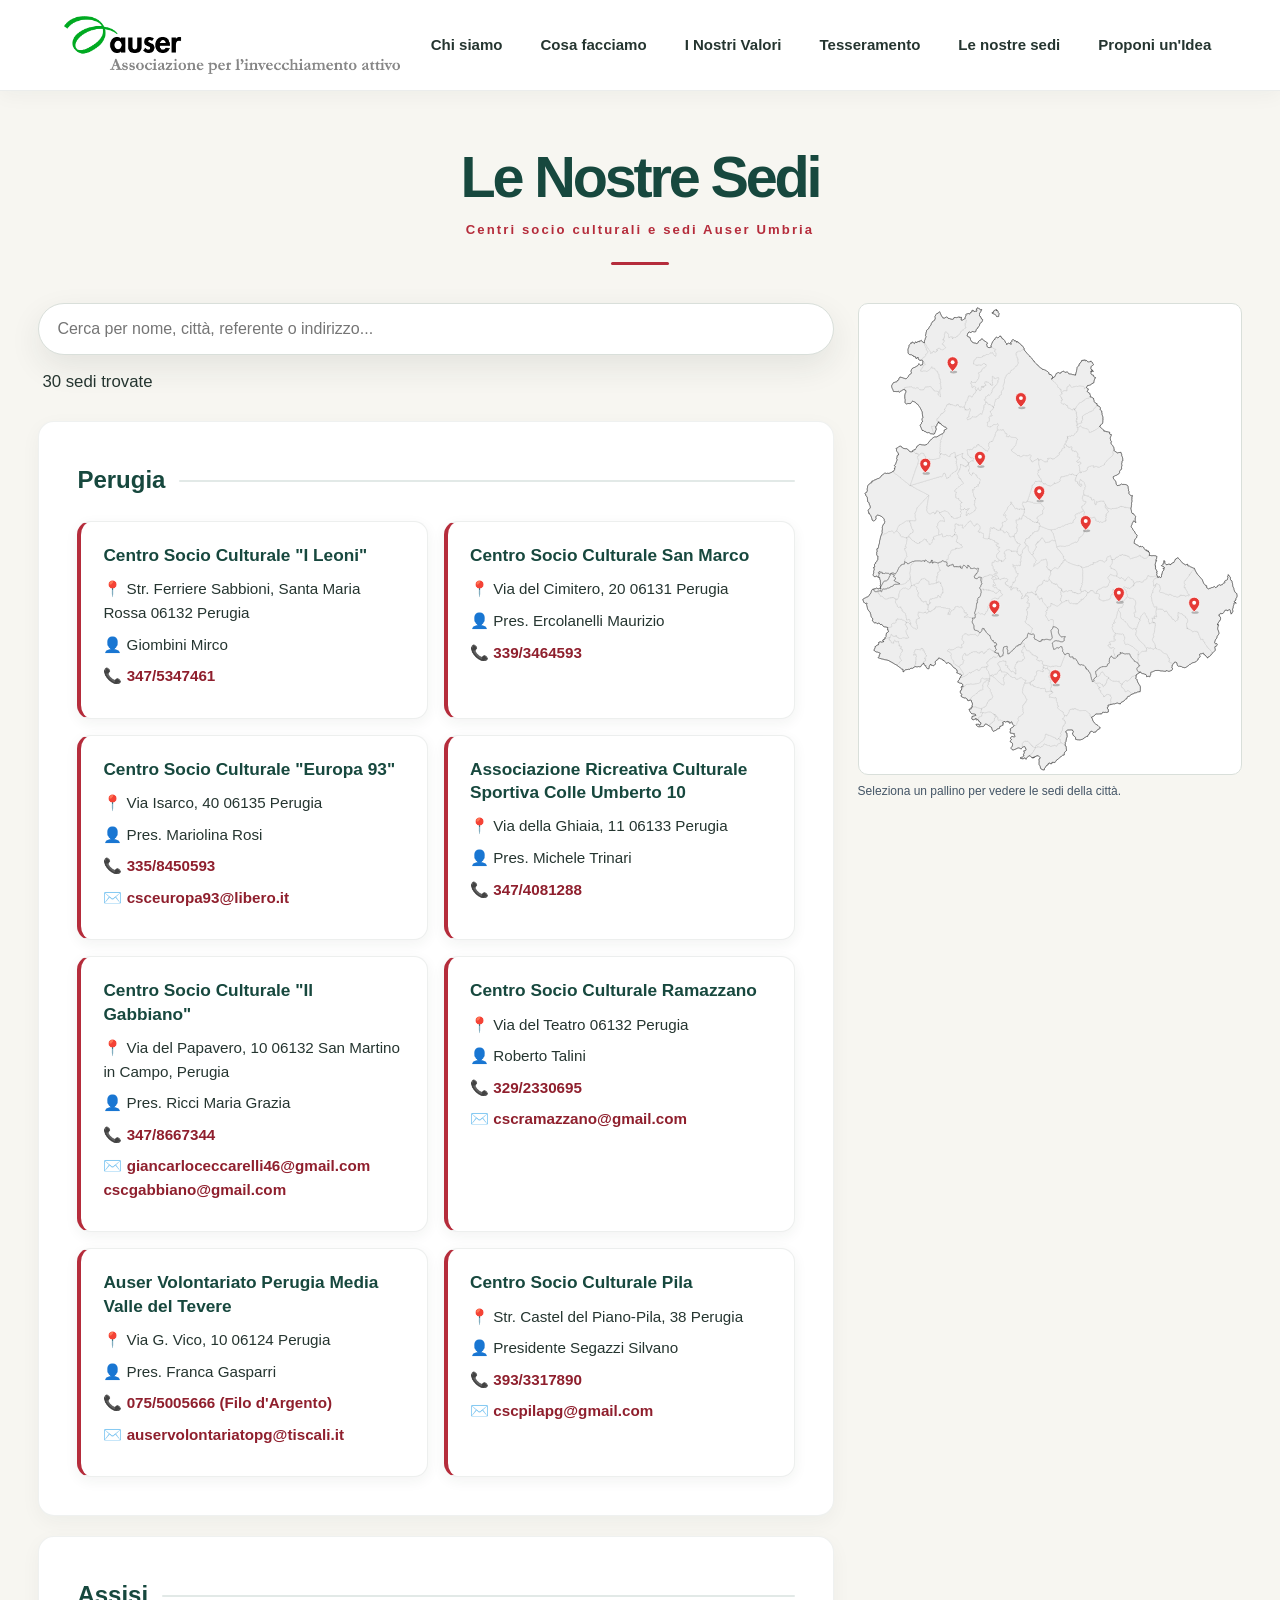
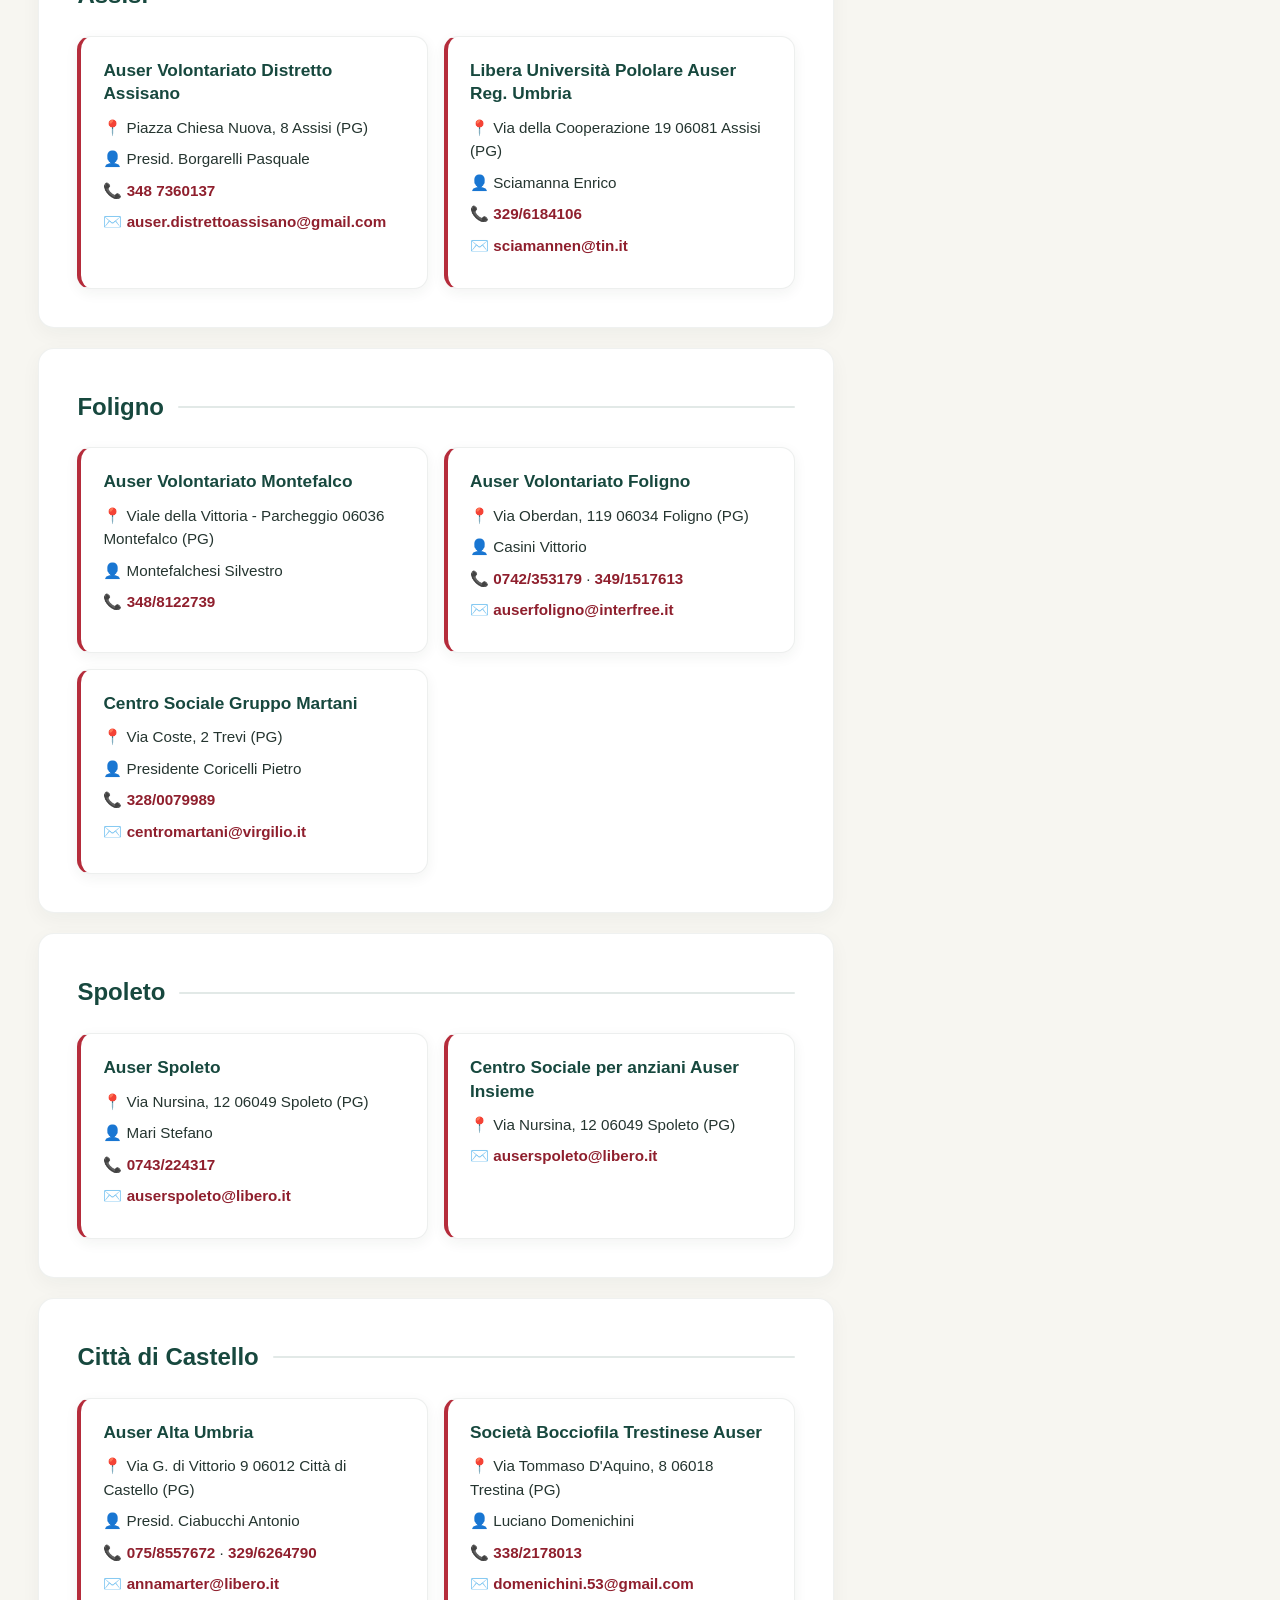
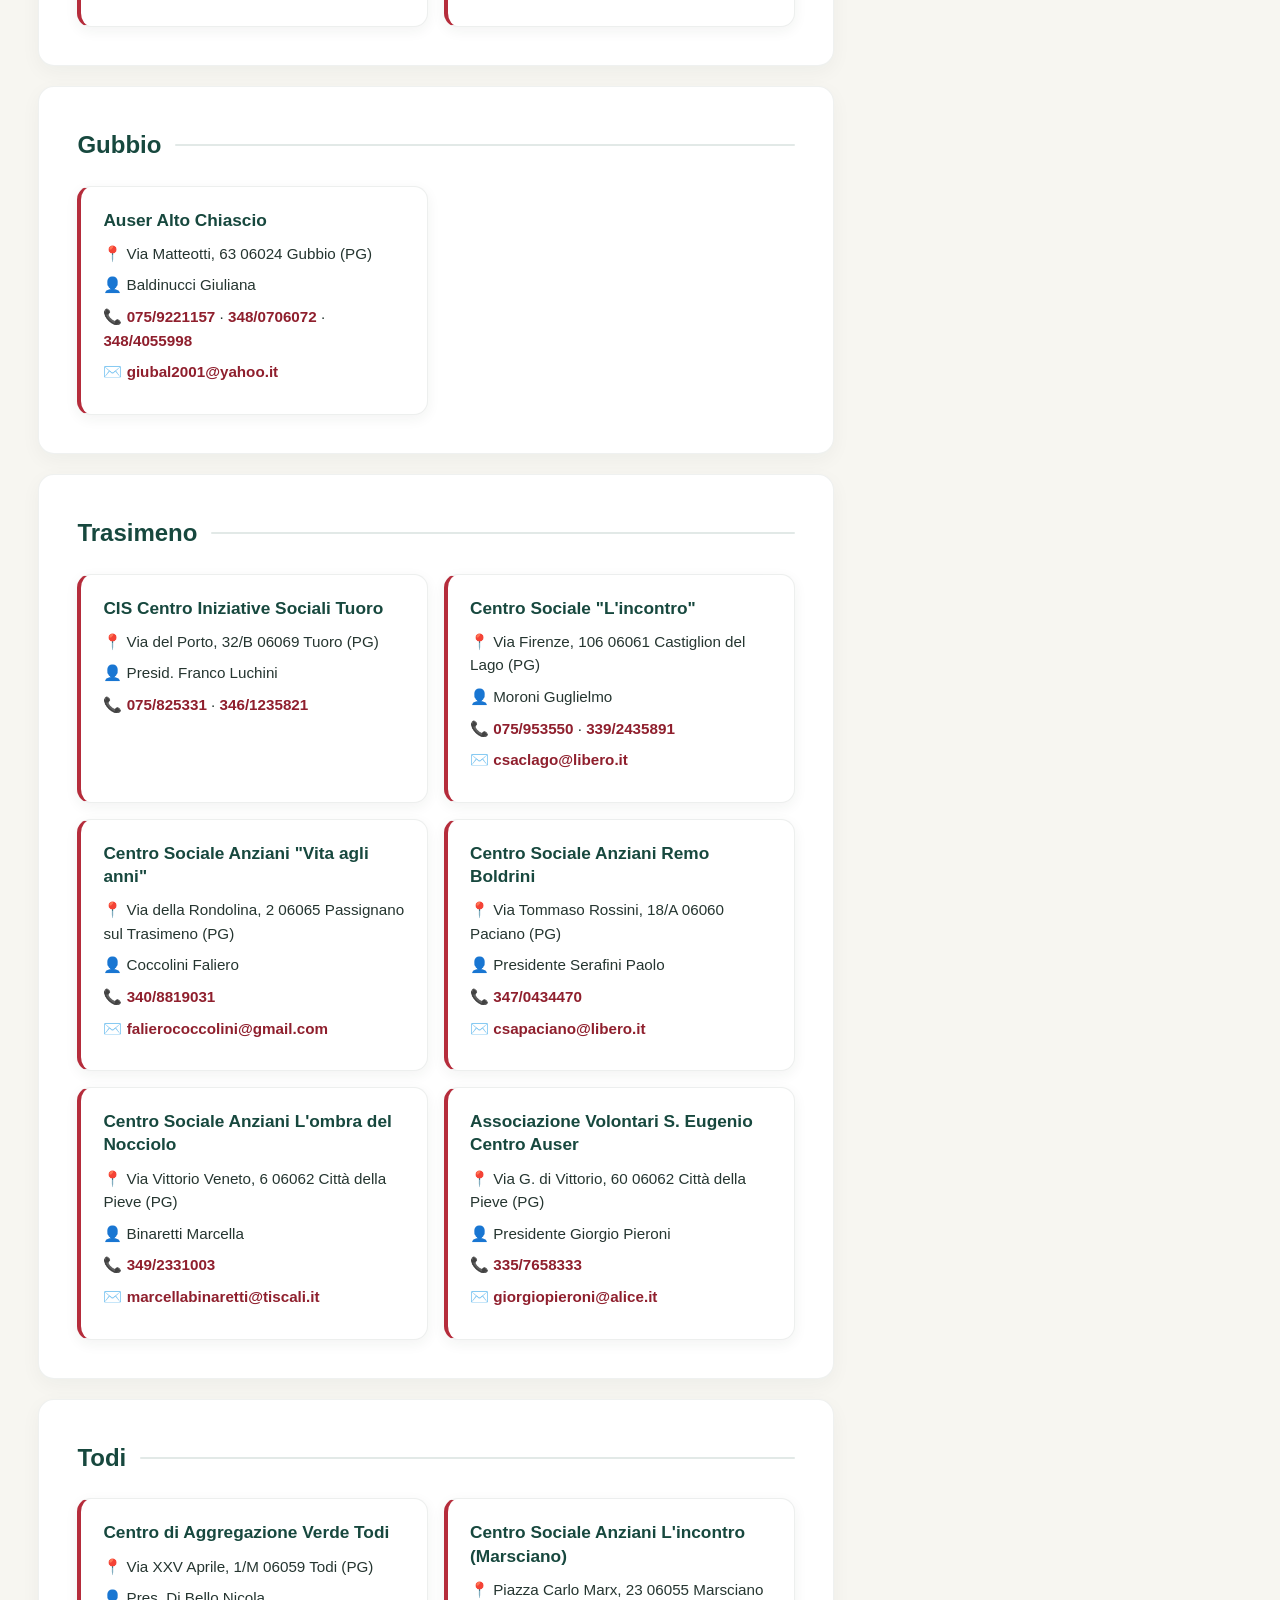
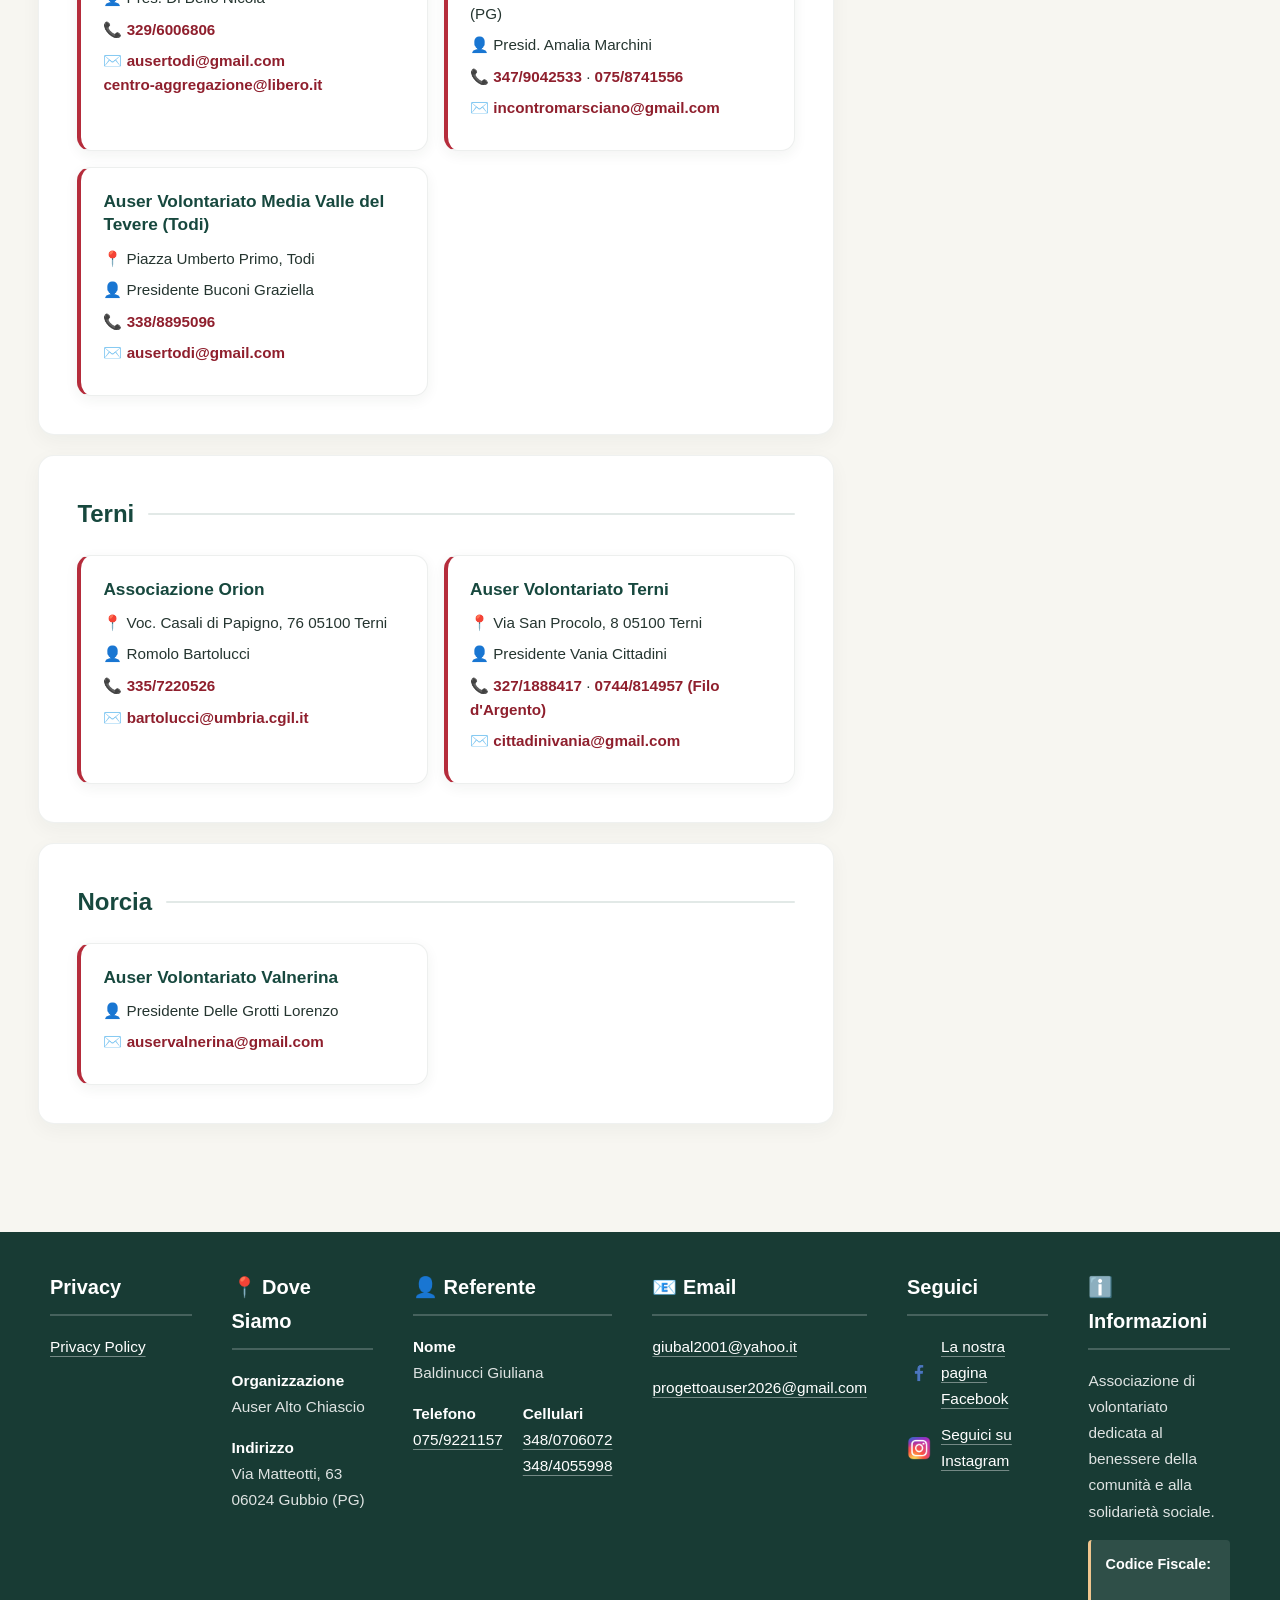
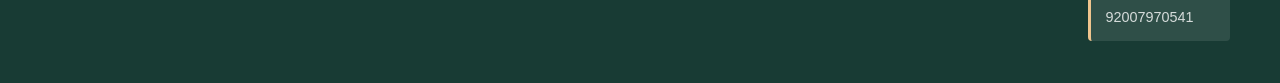
<file: Lavoro/Sito_Web/prova.html>
<!DOCTYPE html>
<html lang="it">
<head>
  <meta charset="UTF-8">
  <meta name="viewport" content="width=device-width, initial-scale=1.0">
  <title>AUSER Gubbio - Le Nostre Sedi</title>
  <link rel="stylesheet" href="Auser.css?v=20261022">
  <link rel="icon" type="image/png" href="logo_Auser.png">
  <style>
  #cerca {
    display: block !important;
    width: 100% !important;
    min-height: 52px;
    margin: 0 !important;
    padding: 12px 18px !important;
    color: #253530 !important;
    background-color: #ffffff !important;
    border: 1px solid #d9dfda !important;
    border-radius: 999px !important;
    box-shadow: 0 12px 32px rgba(28, 48, 40, 0.09) !important;
    box-sizing: border-box !important;
    font-family: Arial, sans-serif !important;
    font-size: 16px !important;
    -webkit-appearance: none !important;
    appearance: none !important;
    outline: none;
  }

  .ricerca {
    width: 100%;
    max-width: 560px;
    margin: 0 auto 12px;
    padding: 0 16px;
    box-sizing: border-box;
  }

  @media (max-width: 768px) {
    .ricerca {
      max-width: none;
    }
    #cerca {
      border-radius: 14px !important;
    }
  }

  /* Layout: lista a sinistra, cartina piccola a destra */
  .sedi-layout {
    display: grid;
    grid-template-columns: minmax(0, 1fr) 260px;
    gap: 24px;
    max-width: 1200px;
    margin: 0 auto;
    padding: 0 16px;
    box-sizing: border-box;
    align-items: start;
  }
  .sedi-principale {
    min-width: 0;
  }
  .sedi-principale .ricerca {
    padding: 0;
    margin: 0 0 12px;
    max-width: none;
  }

  /* Cartina laterale */
  .mp-aside {
    position: sticky;
    top: 16px;
  }
  .mp-box svg {
    display: block;
    width: 100%;
    height: auto;
    background: #ffffff;
    border: 1px solid #d9dfda;
    border-radius: 10px;
  }
  .mp-ombra { fill: rgba(0, 0, 0, 0.25); }
  .mp-pin { fill: #e53935; stroke: #ffffff; stroke-width: 1.2; }
  .mp-punto { fill: #ffffff; }
  .mp-g { cursor: pointer; }
  .mp-info {
    margin: 8px 0 0;
    font-size: 12px;
    color: #456;
    line-height: 1.4;
  }
  .mp-scheda {
    position: fixed;
    display: none;
    max-width: 340px;
    max-height: 70vh;
    overflow: auto;
    background: #ffffff;
    border: 1px solid #d9dfda;
    border-radius: 10px;
    box-shadow: 0 8px 24px rgba(28, 48, 40, 0.18);
    padding: 12px 14px;
    font-size: 13px;
    color: #253530;
    z-index: 100;
    pointer-events: auto;
    overscroll-behavior: contain;
    -webkit-overflow-scrolling: touch;
  }
  .mp-scheda h3 { margin: 0 0 4px; font-size: 16px; color: #c62828; }
  .mp-scheda .mp-sub { margin: 0 0 8px; color: #667; }
  .mp-scheda .mp-sede { border-top: 1px solid #eee; padding: 6px 0; }
  .mp-scheda .mp-nome { font-weight: bold; margin-bottom: 2px; }
  .mp-scheda .mp-chiudi {
    position: sticky;
    top: -12px;
    float: right;
    margin: -8px -10px 4px 8px;
    padding: 4px 8px;
    color: #253530;
    background: #ffffff;
    border: 1px solid #d9dfda;
    border-radius: 6px;
    cursor: pointer;
  }

  @media (max-width: 900px) {
    .sedi-layout {
      grid-template-columns: 1fr;
    }
    .mp-aside {
      position: static;
      order: -1;
      width: 100%;
      max-width: 280px;
      margin: 0 auto 8px;
    }
  }

  main {
    width: 100%;
    max-width: none;
    padding: 52px clamp(16px, 3vw, 48px) 24px;
  }

  .sedi-layout {
    width: 100%;
    max-width: none;
    grid-template-columns: minmax(0, 1fr) minmax(260px, 30vw);
    padding: 0;
  }

  @media (min-width: 769px) {
    header .header-container {
      width: 100%;
      max-width: none;
      gap: 16px;
    }
    }

  @media (max-width: 900px) {
    main {
      padding: 36px 20px 24px;
    }

    .footer-table tr {
      display: grid;
      grid-template-columns: repeat(2, minmax(0, 1fr));
      gap: 24px 18px;
    }

    .footer-table td {
      min-width: 0;
    }

    .footer-table td:last-child {
      grid-column: 1 / -1;
    }

    .footer-table a {
      overflow-wrap: anywhere;
    }

    .sedi-layout {
      grid-template-columns: minmax(0, 1fr);
      gap: 20px;
    }

    .mp-aside {
      width: 100%;
      max-width: min(100%, 360px);
    }
  }

  @media (max-width: 540px) {
    main {
      padding: 28px 14px 20px;
    }

    .sedi-layout {
      gap: 16px;
    }

    .mp-aside {
      max-width: 100%;
    }

    .mp-scheda {
      right: 12px;
      bottom: 12px;
      left: 12px !important;
      top: auto !important;
      width: auto;
      max-width: none;
      max-height: min(55vh, 440px);
      touch-action: pan-y;
    }
  }
  </style>
</head>

<body>
  <header>
    <div class="header-container">
      <h1><a href="index.html"><img src="Logo_Auser.png" alt="Logo AUSER"></a></h1>

      <button class="menu-toggle" type="button" aria-label="Apri menu" aria-expanded="false"
        aria-controls="main-navigation">
        <span></span>
        <span></span>
        <span></span>
      </button>

      <nav id="main-navigation">
        <ul>
          <li><a href="Chi_Siamo.html">Chi siamo</a></li>
          <li><a href="Cosa_Facciamo.html">Cosa facciamo</a></li>
          <li><a href="Valori.html">I Nostri Valori</a></li>
          <li><a href="Tesseramento.html">Tesseramento</a></li>
          <li><a href="Debe.html">Le nostre sedi</a></li>
          <li><a href="Idee.html">Proponi un'Idea</a></li>
        </ul>
      </nav>
    </div>
  </header>

  <main>
    <div class="Titolo_sottotitolo">
      <h2>Le Nostre Sedi</h2>
      <p>Centri socio culturali e sedi Auser Umbria</p>
    </div>

    <div class="sedi-layout">
      <div class="sedi-principale">
        <div class="ricerca">
          <input type="search" id="cerca" placeholder="Cerca per nome, città, referente o indirizzo...">
        </div>
        <p class="contatore" id="contatore"></p>

        <div id="elenco"></div>
      </div>

      <aside class="mp-aside">
        <div class="mp-box">
          <svg id="mappa" viewBox="0 0 1000 1230" xmlns="http://www.w3.org/2000/svg" role="img" aria-label="Mappa delle sedi AUSER in Umbria">
            <g id="mappa-comuni"></g>
            <defs>
              <g id="mp-pin">
                <ellipse class="mp-ombra" cx="1.5" cy="1" rx="6" ry="2.2" />
                <path class="mp-pin" d="M0,0 C-6,-6 -9,-10 -9,-15 A9,9 0 0 1 9,-15 C9,-10 6,-6 0,0 Z" />
                <circle class="mp-punto" cx="0" cy="-15" r="3.2" />
              </g>
            </defs>
            <g id="mappa-pin"></g>
          </svg>
        </div>
        <p class="mp-info" id="mappa-info">Caricamento della mappa...</p>
      </aside>
    </div>
  </main>

  <div class="mp-scheda" id="mappa-scheda"></div>

  <footer>
    <table class="footer-table">
      <tr>
        <td>
          <h2>Privacy</h2>
          <p><a href="Privacy Policy - AUSER Gubbio.html">Privacy Policy</a></p>
        </td>
        <!-- Colonna 1: Contatti -->
        <td>
          <h2>📍 Dove Siamo</h2>
          <p>
            <strong>Organizzazione</strong><br>
            Auser Alto Chiascio
          </p>
          <p>
            <strong>Indirizzo</strong><br>
            Via Matteotti, 63<br>
            06024 Gubbio (PG)
          </p>
        </td>

        <!-- Colonna 2: Referente -->
        <td>
          <h2>👤 Referente</h2>
          <p>
            <strong>Nome</strong><br>
            Baldinucci Giuliana
          </p>
          <div class="contact-row">
            <p>
              <strong>Telefono</strong><br>
              <a href="tel:+390759221157">075/9221157</a>
            </p>
            <p>
              <strong>Cellulari</strong><br>
              <a href="tel:+393480706072">348/0706072</a><br>
              <a href="tel:+393484055998">348/4055998</a>
            </p>
          </div>
        </td>

        <!-- Colonna 3: Email -->
        <td>
          <h2>📧 Email</h2>
          <p>
            <a href="mailto:giubal2001@yahoo.it">giubal2001@yahoo.it</a>
          </p>
          <p>
            <a href="mailto:progettoauser2026@gmail.com">progettoauser2026@gmail.com</a>
          </p>
        </td>

        <!-- Colonna 4: Social Media -->
        <td>
          <h2>Seguici</h2>
          <div class="footer-links">
            <p>
              <img src="faceboock.png" alt="Facebook">
              <a href="https://www.facebook.com/share/19EokS28yr/">La nostra pagina Facebook</a>
            </p>
            <p>
              <img src="Instagram.jpeg" alt="Instagram">
              <a href="https://www.instagram.com/progettoauser2026/">Seguici su Instagram</a>
            </p>
          </div>
        </td>

        <!-- Colonna 5: Info Progetto -->
        <td>
          <h2>ℹ️ Informazioni</h2>
          <p>Associazione di volontariato dedicata al benessere della comunità e alla solidarietà sociale.</p>
          <div class="info-box">
            <strong>Codice Fiscale:</strong><br>
            <span>92007970541</span>
          </div>
        </td>
      </tr>
    </table>
  </footer>

  <script src="Auser.js?v=20261022"></script>

  <script>
    // ===== MAPPA =====
    var MAPPA_SVG_FILE = 'Map_of_municipalities_of_Umbria_-_Italy.svg';

    // Posizioni dei pallini, in pixel dell'immagine originale 979x1024
    var PIN_POS = [
      [240,147],[263,147],[415,225],[310,353],[383,338],
      [170,368],[185,365],[199,352],[204,358],[213,349],[230,343],
      [397,390],[384,415],[341,409],[340,425],[323,440],[318,460],
      [462,428],[481,432],
      [562,495],[581,493],[592,505],
      [748,610],[660,634],[666,649],[859,671],
      [347,677],[371,674],[358,688],
      [503,829],[519,836]
    ];
    var MAPPA_SX = 1000 / 979, MAPPA_SY = 1230 / 1024;

    // Comuni dell'SVG che appartengono a ciascuna città della lista sedi
    var COMUNI_CITTA = {
      'Perugia': ['Perugia'],
      'Assisi': ['Assisi'],
      'Foligno': ['Foligno', 'Montefalco', 'Trevi'],
      'Spoleto': ['Spoleto'],
      'Città di Castello': ['Città di Castello', 'Trestina'],
      'Gubbio': ['Gubbio'],
      'Trasimeno': ['Tuoro sul Trasimeno', 'Tuoro', 'Castiglion del Lago', 'Castiglione del Lago', 'Passignano sul Trasimeno', 'Paciano', 'Città della Pieve'],
      'Todi': ['Todi', 'Marsciano'],
      'Terni': ['Terni'],
      'Norcia': ['Norcia']
    };

    function normNome(s) {
      return String(s).normalize('NFD').replace(/[\u0300-\u036f]/g, '').toLowerCase().replace(/[^a-z]/g, '');
    }

    function iniziaMappa(sedi) {
      var NS = 'http://www.w3.org/2000/svg';
      var svg = document.getElementById('mappa');
      var gComuni = document.getElementById('mappa-comuni');
      var gPin = document.getElementById('mappa-pin');
      var info = document.getElementById('mappa-info');
      var scheda = document.getElementById('mappa-scheda');
      var comuniPaths = [];
      var cittaSelezionata = null;

      var cittaDiComune = {};
      Object.keys(COMUNI_CITTA).forEach(function (citta) {
        COMUNI_CITTA[citta].forEach(function (c) { cittaDiComune[normNome(c)] = citta; });
      });

      function el(tag, testo, classe) {
        var e = document.createElement(tag);
        if (testo) e.textContent = testo;
        if (classe) e.className = classe;
        return e;
      }

      function riempiScheda(nomeComune, citta) {
        scheda.textContent = '';
        var chiudi = el('button', 'Chiudi', 'mp-chiudi');
        chiudi.type = 'button';
        chiudi.setAttribute('aria-label', 'Chiudi dettagli della città');
        chiudi.addEventListener('click', function () {
          cittaSelezionata = null;
          scheda.style.display = 'none';
        });
        scheda.appendChild(chiudi);
        if (citta) {
          scheda.appendChild(el('h3', citta));
          scheda.appendChild(el('p', 'Comune: ' + nomeComune, 'mp-sub'));
          sedi.filter(function (s) { return s.citta === citta; }).forEach(function (s) {
            var box = el('div', '', 'mp-sede');
            box.appendChild(el('div', s.nome, 'mp-nome'));
            if (s.indirizzo) box.appendChild(el('div', '📍 ' + s.indirizzo));
            if (s.referente) box.appendChild(el('div', '👤 ' + s.referente));
            if (s.telefoni.length) box.appendChild(el('div', '📞 ' + s.telefoni.join(' · ')));
            if (s.email.length) box.appendChild(el('div', '✉️ ' + s.email.join(', ')));
            scheda.appendChild(box);
          });
        } else {
          scheda.appendChild(el('h3', nomeComune));
          scheda.appendChild(el('p', 'Nessuna sede registrata in questo comune.', 'mp-sub'));
        }
      }

      function muoviScheda(e) {
        var left = e.clientX + 16;
        if (left + 350 > window.innerWidth) left = e.clientX - 356;
        scheda.style.left = Math.max(8, left) + 'px';
        scheda.style.top = (e.clientY + 16) + 'px';
      }

      function comuneIn(x, y) {
        var pt = svg.createSVGPoint();
        pt.x = x; pt.y = y;
        for (var i = 0; i < comuniPaths.length; i++) {
          if (comuniPaths[i].isPointInFill(pt)) {
            var p = comuniPaths[i];
            return p.id || (p.closest('[id]') ? p.closest('[id]').id : 'Comune non identificato');
          }
        }
        return 'Fuori dai comuni';
      }

      function disegnaPallini() {
        var cittaDisegnate = new Set();
        PIN_POS.forEach(function (p) {
          var x = p[0] * MAPPA_SX;
          var y = p[1] * MAPPA_SY;
          var nome = comuneIn(x, y);
          var citta = cittaDiComune[normNome(nome)] || null;
          if (!citta || cittaDisegnate.has(citta)) return;
          cittaDisegnate.add(citta);

          var g = document.createElementNS(NS, 'g');
          g.setAttribute('class', 'mp-g');
          g.setAttribute('transform', 'translate(' + x.toFixed(1) + ',' + y.toFixed(1) + ') scale(1.6)');
          g.setAttribute('role', 'button');
          g.setAttribute('tabindex', '0');
          g.setAttribute('aria-label', 'Mostra le sedi di ' + citta);
          var use = document.createElementNS(NS, 'use');
          use.setAttribute('href', '#mp-pin');
          g.appendChild(use);

          g.addEventListener('mouseenter', function (e) {
            if (cittaSelezionata) return;
            riempiScheda(nome, citta);
            scheda.style.display = 'block';
            muoviScheda(e);
          });
          g.addEventListener('mousemove', muoviScheda);
          g.addEventListener('mouseleave', function () {
            if (!cittaSelezionata) scheda.style.display = 'none';
          });
          g.addEventListener('click', function (e) {
            e.stopPropagation();
            cittaSelezionata = citta;
            riempiScheda(nome, citta);
            scheda.style.display = 'block';
            if (window.matchMedia('(min-width: 541px)').matches) muoviScheda(e);
          });
          g.addEventListener('keydown', function (e) {
            if (e.key === 'Enter' || e.key === ' ') {
              e.preventDefault();
              g.dispatchEvent(new MouseEvent('click', { bubbles: true }));
            }
          });
          gPin.appendChild(g);
        });
        document.addEventListener('click', function (e) {
          if (cittaSelezionata && !scheda.contains(e.target) && !gPin.contains(e.target)) {
            cittaSelezionata = null;
            scheda.style.display = 'none';
          }
        });
        info.textContent = 'Seleziona un pallino per vedere le sedi della città.';
      }

      fetch(MAPPA_SVG_FILE)
        .then(function (r) {
          if (!r.ok) throw new Error('HTTP ' + r.status);
          return r.text();
        })
        .then(function (txt) {
          var doc = new DOMParser().parseFromString(txt, 'image/svg+xml');
          if (doc.getElementsByTagName('parsererror').length) throw new Error('SVG non valido');
          Array.prototype.forEach.call(doc.documentElement.children, function (node) {
            if (node.tagName === 'style') {
              document.head.appendChild(document.importNode(node, true));
            } else {
              gComuni.appendChild(document.importNode(node, true));
            }
          });
          comuniPaths = Array.prototype.filter.call(gComuni.querySelectorAll('path'), function (p) {
            return !p.closest('.province, .regioni') && getComputedStyle(p).fill !== 'none';
          });
          disegnaPallini();
        })
        .catch(function (err) {
          info.textContent = 'Mappa non disponibile (' + err.message + '). ' +
            'Se apri la pagina dal disco, avvia un server locale, ad esempio con: python3 -m http.server';
        });
    }

    // ===== LISTA SEDI =====
    document.addEventListener("DOMContentLoaded", () => {
      const sedi = [
        // Perugia
        { citta: "Perugia", nome: 'Centro Socio Culturale "I Leoni"', indirizzo: "Str. Ferriere Sabbioni, Santa Maria Rossa 06132 Perugia", referente: "Giombini Mirco", telefoni: ["347/5347461"], email: [] },
        { citta: "Perugia", nome: "Centro Socio Culturale San Marco", indirizzo: "Via del Cimitero, 20 06131 Perugia", referente: "Pres. Ercolanelli Maurizio", telefoni: ["339/3464593"], email: [] },
        { citta: "Perugia", nome: 'Centro Socio Culturale "Europa 93"', indirizzo: "Via Isarco, 40 06135 Perugia", referente: "Pres. Mariolina Rosi", telefoni: ["335/8450593"], email: ["csceuropa93@libero.it"] },
        { citta: "Perugia", nome: "Associazione Ricreativa Culturale Sportiva Colle Umberto 10", indirizzo: "Via della Ghiaia, 11 06133 Perugia", referente: "Pres. Michele Trinari", telefoni: ["347/4081288"], email: [] },
        { citta: "Perugia", nome: 'Centro Socio Culturale "Il Gabbiano"', indirizzo: "Via del Papavero, 10 06132 San Martino in Campo, Perugia", referente: "Pres. Ricci Maria Grazia", telefoni: ["347/8667344"], email: ["giancarloceccarelli46@gmail.com", "cscgabbiano@gmail.com"] },
        { citta: "Perugia", nome: "Centro Socio Culturale Ramazzano", indirizzo: "Via del Teatro 06132 Perugia", referente: "Roberto Talini", telefoni: ["329/2330695"], email: ["cscramazzano@gmail.com"] },
        { citta: "Perugia", nome: "Auser Volontariato Perugia Media Valle del Tevere", indirizzo: "Via G. Vico, 10 06124 Perugia", referente: "Pres. Franca Gasparri", telefoni: ["075/5005666 (Filo d'Argento)"], email: ["auservolontariatopg@tiscali.it"] },
        { citta: "Perugia", nome: "Centro Socio Culturale Pila", indirizzo: "Str. Castel del Piano-Pila, 38 Perugia", referente: "Presidente Segazzi Silvano", telefoni: ["393/3317890"], email: ["cscpilapg@gmail.com"] },

        // Assisi
        { citta: "Assisi", nome: "Auser Volontariato Distretto Assisano", indirizzo: "Piazza Chiesa Nuova, 8 Assisi (PG)", referente: "Presid. Borgarelli Pasquale", telefoni: ["348 7360137"], email: ["auser.distrettoassisano@gmail.com"] },
        { citta: "Assisi", nome: "Libera Università Pololare Auser Reg. Umbria", indirizzo: "Via della Cooperazione 19 06081 Assisi (PG)", referente: "Sciamanna Enrico", telefoni: ["329/6184106"], email: ["sciamannen@tin.it"] },

        // Foligno
        { citta: "Foligno", nome: "Auser Volontariato Montefalco", indirizzo: "Viale della Vittoria - Parcheggio 06036 Montefalco (PG)", referente: "Montefalchesi Silvestro", telefoni: ["348/8122739"], email: [] },
        { citta: "Foligno", nome: "Auser Volontariato Foligno", indirizzo: "Via Oberdan, 119 06034 Foligno (PG)", referente: "Casini Vittorio", telefoni: ["0742/353179", "349/1517613"], email: ["auserfoligno@interfree.it"] },
        { citta: "Foligno", nome: "Centro Sociale Gruppo Martani", indirizzo: "Via Coste, 2 Trevi (PG)", referente: "Presidente Coricelli Pietro", telefoni: ["328/0079989"], email: ["centromartani@virgilio.it"] },

        // Spoleto
        { citta: "Spoleto", nome: "Auser Spoleto", indirizzo: "Via Nursina, 12 06049 Spoleto (PG)", referente: "Mari Stefano", telefoni: ["0743/224317"], email: ["auserspoleto@libero.it"] },
        { citta: "Spoleto", nome: "Centro Sociale per anziani Auser Insieme", indirizzo: "Via Nursina, 12 06049 Spoleto (PG)", referente: "", telefoni: [], email: ["auserspoleto@libero.it"] },

        // Città di Castello
        { citta: "Città di Castello", nome: "Auser Alta Umbria", indirizzo: "Via G. di Vittorio 9 06012 Città di Castello (PG)", referente: "Presid. Ciabucchi Antonio", telefoni: ["075/8557672", "329/6264790"], email: ["annamarter@libero.it"] },
        { citta: "Città di Castello", nome: "Società Bocciofila Trestinese Auser", indirizzo: "Via Tommaso D'Aquino, 8 06018 Trestina (PG)", referente: "Luciano Domenichini", telefoni: ["338/2178013"], email: ["domenichini.53@gmail.com"] },

        // Gubbio
        { citta: "Gubbio", nome: "Auser Alto Chiascio", indirizzo: "Via Matteotti, 63 06024 Gubbio (PG)", referente: "Baldinucci Giuliana", telefoni: ["075/9221157", "348/0706072", "348/4055998"], email: ["giubal2001@yahoo.it"] },

        // Trasimeno
        { citta: "Trasimeno", nome: "CIS Centro Iniziative Sociali Tuoro", indirizzo: "Via del Porto, 32/B 06069 Tuoro (PG)", referente: "Presid. Franco Luchini", telefoni: ["075/825331", "346/1235821"], email: [] },
        { citta: "Trasimeno", nome: 'Centro Sociale "L\'incontro"', indirizzo: "Via Firenze, 106 06061 Castiglion del Lago (PG)", referente: "Moroni Guglielmo", telefoni: ["075/953550", "339/2435891"], email: ["csaclago@libero.it"] },
        { citta: "Trasimeno", nome: 'Centro Sociale Anziani "Vita agli anni"', indirizzo: "Via della Rondolina, 2 06065 Passignano sul Trasimeno (PG)", referente: "Coccolini Faliero", telefoni: ["340/8819031"], email: ["falierococcolini@gmail.com"] },
        { citta: "Trasimeno", nome: "Centro Sociale Anziani Remo Boldrini", indirizzo: "Via Tommaso Rossini, 18/A 06060 Paciano (PG)", referente: "Presidente Serafini Paolo", telefoni: ["347/0434470"], email: ["csapaciano@libero.it"] },
        { citta: "Trasimeno", nome: "Centro Sociale Anziani L'ombra del Nocciolo", indirizzo: "Via Vittorio Veneto, 6 06062 Città della Pieve (PG)", referente: "Binaretti Marcella", telefoni: ["349/2331003"], email: ["marcellabinaretti@tiscali.it"] },
        { citta: "Trasimeno", nome: "Associazione Volontari S. Eugenio Centro Auser", indirizzo: "Via G. di Vittorio, 60 06062 Città della Pieve (PG)", referente: "Presidente Giorgio Pieroni", telefoni: ["335/7658333"], email: ["giorgiopieroni@alice.it"] },

        // Todi
        { citta: "Todi", nome: "Centro di Aggregazione Verde Todi", indirizzo: "Via XXV Aprile, 1/M 06059 Todi (PG)", referente: "Pres. Di Bello Nicola", telefoni: ["329/6006806"], email: ["ausertodi@gmail.com", "centro-aggregazione@libero.it"] },
        { citta: "Todi", nome: "Centro Sociale Anziani L'incontro (Marsciano)", indirizzo: "Piazza Carlo Marx, 23 06055 Marsciano (PG)", referente: "Presid. Amalia Marchini", telefoni: ["347/9042533", "075/8741556"], email: ["incontromarsciano@gmail.com"] },
        { citta: "Todi", nome: "Auser Volontariato Media Valle del Tevere (Todi)", indirizzo: "Piazza Umberto Primo, Todi", referente: "Presidente Buconi Graziella", telefoni: ["338/8895096"], email: ["ausertodi@gmail.com"] },

        // Terni
        { citta: "Terni", nome: "Associazione Orion", indirizzo: "Voc. Casali di Papigno, 76 05100 Terni", referente: "Romolo Bartolucci", telefoni: ["335/7220526"], email: ["bartolucci@umbria.cgil.it"] },
        { citta: "Terni", nome: "Auser Volontariato Terni", indirizzo: "Via San Procolo, 8 05100 Terni", referente: "Presidente Vania Cittadini", telefoni: ["327/1888417", "0744/814957 (Filo d'Argento)"], email: ["cittadinivania@gmail.com"] },

        // Norcia
        { citta: "Norcia", nome: "Auser Volontariato Valnerina", indirizzo: "", referente: "Presidente Delle Grotti Lorenzo", telefoni: [], email: ["auservalnerina@gmail.com"] }
      ];

      const elenco = document.getElementById("elenco");
      const cerca = document.getElementById("cerca");
      const contatore = document.getElementById("contatore");

      const gruppi = {};
      sedi.forEach((s) => {
        (gruppi[s.citta] ??= []).push(s);
      });

      const creaScheda = (s) => {
        const tel = s.telefoni
          .map((n) => `<a href="tel:${n.replace(/\D/g, "")}">${n}</a>`)
          .join(" · ");
        const mail = s.email
          .map((e) => `<a href="mailto:${e}">${e}</a>`)
          .join("<br>");

        return `
          <article class="card sede-card">
            <h3>${s.nome}</h3>
            ${s.indirizzo ? `<p>📍 ${s.indirizzo}</p>` : ""}
            ${s.referente ? `<p>👤 ${s.referente}</p>` : ""}
            ${tel ? `<p>📞 ${tel}</p>` : ""}
            ${mail ? `<p>✉️ ${mail}</p>` : ""}
          </article>`;
      };

      elenco.innerHTML = Object.entries(gruppi)
        .map(([citta, lista]) => `
          <section class="section gruppo-citta">
            <h2>${citta}</h2>
            <div class="attivita">
              ${lista.map(creaScheda).join("")}
            </div>
          </section>`)
        .join("");

      const aggiornaContatore = (n) => {
        contatore.textContent = `${n} ${n === 1 ? "sede trovata" : "sedi trovate"}`;
      };

      cerca.addEventListener("input", () => {
        const q = cerca.value.trim().toLowerCase();
        let visibili = 0;

        elenco.querySelectorAll(".gruppo-citta").forEach((sezione) => {
          let n = 0;
          sezione.querySelectorAll(".sede-card").forEach((scheda) => {
            const ok = scheda.textContent.toLowerCase().includes(q);
            scheda.hidden = !ok;
            if (ok) n++;
          });
          sezione.hidden = n === 0;
          visibili += n;
        });

        aggiornaContatore(visibili);
      });

      aggiornaContatore(sedi.length);

      iniziaMappa(sedi);
    });
  </script>
</body>

</html>
</file>
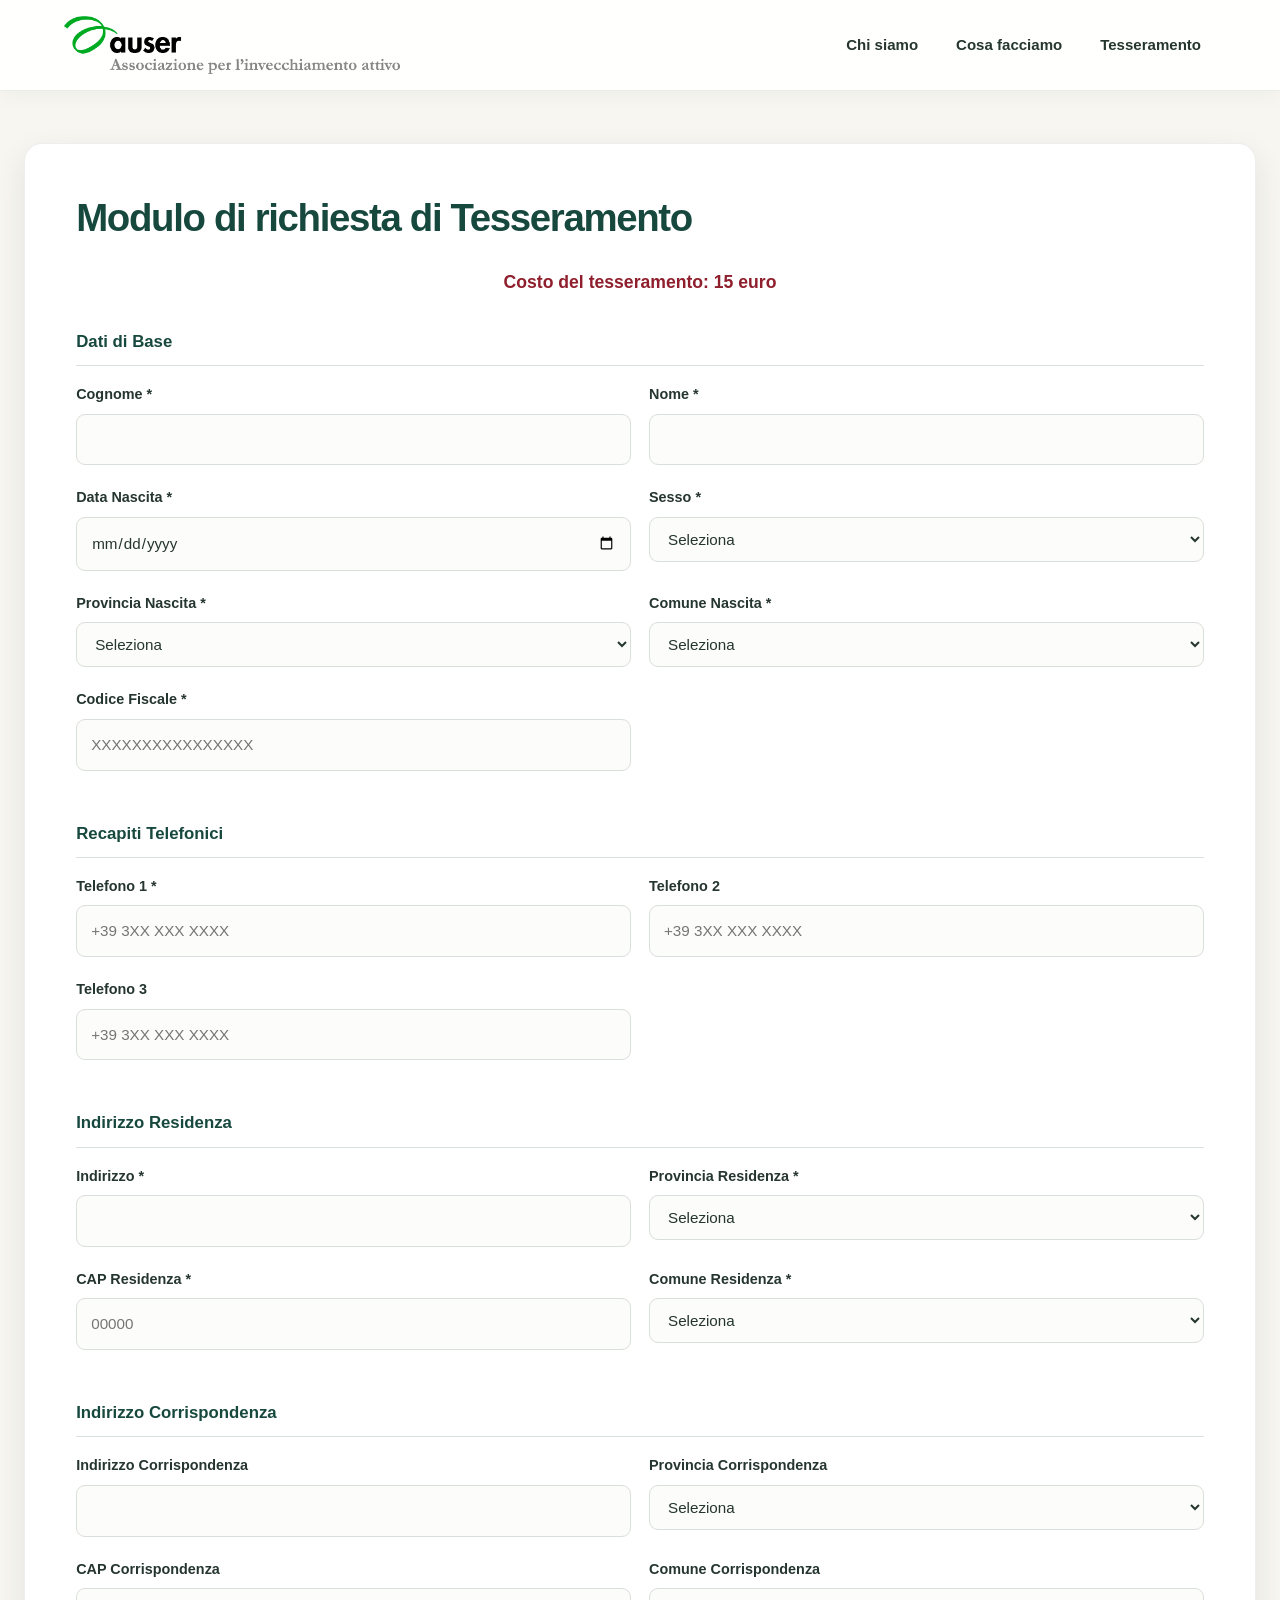
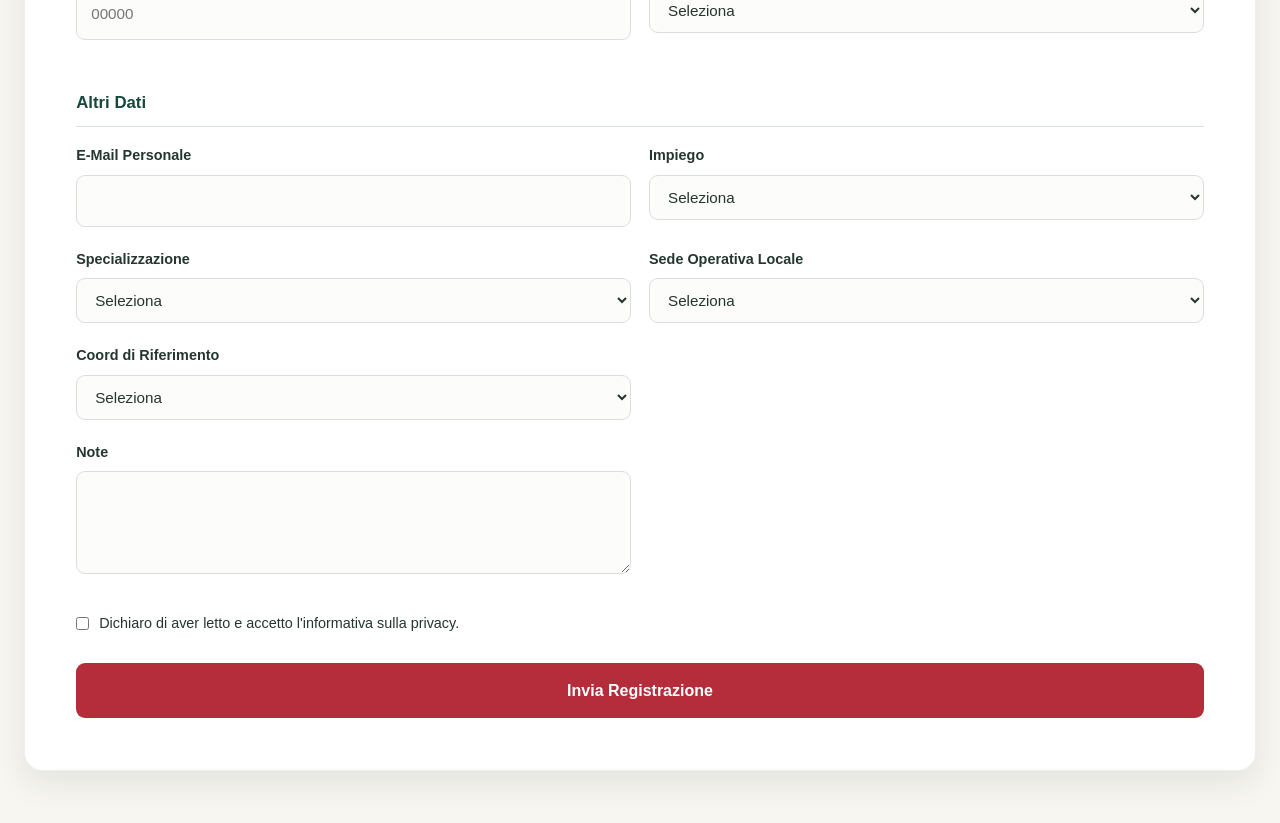
<file: Lavoro/Sito_Web/Tesseramentio.html>
<!DOCTYPE html>
<html lang="it">
<head>
    <meta charset="UTF-8">
    <meta name="viewport" content="width=device-width, initial-scale=1.0">
    <title>AUSER Gubbio - Tesseramento</title>
    <link rel="stylesheet" href="Auser.css">
</head>
<body>
    <header>
        <div class="header-container">
            <h1><a href="index.html"><img src="Logo_Auser.png" alt="Logo AUSER"></a></h1>
            <button class="menu-toggle" type="button" aria-label="Apri menu" aria-expanded="false" aria-controls="main-navigation">
                <span></span><span></span><span></span>
            </button>
            <nav id="main-navigation">
                <ul>
                    <li><a href="Chi_Siamo.html">Chi siamo</a></li>
                    <li><a href="Cosa_Facciamo.html">Cosa facciamo</a></li>
                    <li><a href="Tesseramento.html">Tesseramento</a></li>
                </ul>
            </nav>
        </div>
    </header>

    <main class="tess-container">
        <h1 class="tess-title">Modulo di richiesta di Tesseramento</h1>
        <p class="tess-cost">Costo del tesseramento: 15 euro</p>
        <div id="message" class="message"></div>

        <form id="registrationForm">
            <!-- DATI DI BASE -->
            <p class="tess-section">Dati di Base</p>
            <div class="form-row">
                <div class="form-group"><label for="cognome">Cognome *</label><input type="text" id="cognome" name="cognome" required></div>
                <div class="form-group"><label for="nome">Nome *</label><input type="text" id="nome" name="nome" required></div>
            </div>
            <div class="form-row">
                <div class="form-group"><label for="dataNascita">Data Nascita *</label><input type="date" id="dataNascita" name="dataNascita" required></div>
                <div class="form-group"><label for="sesso">Sesso *</label>
                    <select id="sesso" name="sesso" required>
                        <option value="">Seleziona</option>
                        <option value="M">Maschio</option>
                        <option value="F">Femmina</option>
                    </select>
                </div>
            </div>
            <div class="form-row">
                <div class="form-group"><label for="provinciaNascita">Provincia Nascita *</label><select id="provinciaNascita" name="provinciaNascita" required><option value="">Seleziona</option></select></div>
                <div class="form-group"><label for="comuneNascita">Comune Nascita *</label><select id="comuneNascita" name="comuneNascita" required><option value="">Seleziona</option></select></div>
            </div>
            <div class="form-row">
                <div class="form-group"><label for="codiceFiscale">Codice Fiscale *</label><input type="text" id="codiceFiscale" name="codiceFiscale" placeholder="XXXXXXXXXXXXXXXX" maxlength="16" style="text-transform: uppercase;" required></div>
            </div>

            <!-- RECAPITI TELEFONICI -->
            <p class="tess-section">Recapiti Telefonici</p>
            <div class="form-row">
                <div class="form-group"><label for="telefono1">Telefono 1 *</label><input type="tel" id="telefono1" name="telefono1" placeholder="+39 3XX XXX XXXX" required></div>
                <div class="form-group"><label for="telefono2">Telefono 2</label><input type="tel" id="telefono2" name="telefono2" placeholder="+39 3XX XXX XXXX"></div>
            </div>
            <div class="form-row">
                <div class="form-group"><label for="telefono3">Telefono 3</label><input type="tel" id="telefono3" name="telefono3" placeholder="+39 3XX XXX XXXX"></div>
            </div>

            <!-- INDIRIZZO RESIDENZA -->
            <p class="tess-section">Indirizzo Residenza</p>
            <div class="form-row">
                <div class="form-group"><label for="indirizzoResidenza">Indirizzo *</label><input type="text" id="indirizzoResidenza" name="indirizzoResidenza" required></div>
                <div class="form-group"><label for="provinciaResidenza">Provincia Residenza *</label><select id="provinciaResidenza" name="provinciaResidenza" required><option value="">Seleziona</option></select></div>
            </div>
            <div class="form-row">
                <div class="form-group"><label for="capResidenza">CAP Residenza *</label><input type="text" id="capResidenza" name="capResidenza" placeholder="00000" maxlength="5" pattern="[0-9]{5}" inputmode="numeric" required></div>
                <div class="form-group"><label for="comuneResidenza">Comune Residenza *</label><select id="comuneResidenza" name="comuneResidenza" required><option value="">Seleziona</option></select></div>
            </div>

            <!-- INDIRIZZO CORRISPONDENZA -->
            <p class="tess-section">Indirizzo Corrispondenza</p>
            <div class="form-row">
                <div class="form-group"><label for="indirizzoCorrispondenza">Indirizzo Corrispondenza</label><input type="text" id="indirizzoCorrispondenza" name="indirizzoCorrispondenza"></div>
                <div class="form-group"><label for="provinciaCorrispondenza">Provincia Corrispondenza</label><select id="provinciaCorrispondenza" name="provinciaCorrispondenza"><option value="">Seleziona</option></select></div>
            </div>
            <div class="form-row">
                <div class="form-group"><label for="capCorrispondenza">CAP Corrispondenza</label><input type="text" id="capCorrispondenza" name="capCorrispondenza" placeholder="00000" maxlength="5" pattern="[0-9]{5}" inputmode="numeric"></div>
                <div class="form-group"><label for="comuneCorrispondenza">Comune Corrispondenza</label><select id="comuneCorrispondenza" name="comuneCorrispondenza"><option value="">Seleziona</option></select></div>
            </div>

            <!-- ALTRI DATI -->
            <p class="tess-section">Altri Dati</p>
            <div class="form-row">
                <div class="form-group"><label for="email">E-Mail Personale</label><input type="email" id="email" name="email"></div>
                <div class="form-group"><label for="impiego">Impiego</label>
                    <select id="impiego" name="impiego">
                        <option value="">Seleziona</option>
                        <option value="Occupato">Occupato</option>
                        <option value="Disoccupato">Disoccupato</option>
                        <option value="Pensionato">Pensionato</option>
                        <option value="Studente">Studente</option>
                        <option value="Altro">Altro</option>
                    </select>
                </div>
            </div>
            <div class="form-row">
                <div class="form-group"><label for="specializzazione">Specializzazione</label>
                    <select id="specializzazione" name="specializzazione">
                        <option value="">Seleziona</option>
                        <option value="Sanitaria">Sanitaria</option>
                        <option value="Amministrativa">Amministrativa</option>
                        <option value="Tecnica">Tecnica</option>
                        <option value="Sociale">Sociale</option>
                        <option value="Altro">Altro</option>
                    </select>
                </div>
                <div class="form-group"><label for="sedeOperativa">Sede Operativa Locale</label>
                    <select id="sedeOperativa" name="sedeOperativa">
                        <option value="">Seleziona</option>
                        <option value="Gubbio">Gubbio</option>
                    </select>
                </div>
            </div>
            <div class="form-row">
                <div class="form-group"><label for="coordRiferimento">Coord di Riferimento</label><select id="coordRiferimento" name="coordRiferimento"><option value="">Seleziona</option></select></div>
            </div>
            <div class="form-row">
                <div class="form-group"><label for="note">Note</label><textarea id="note" name="note" rows="3"></textarea></div>
            </div>

            <input type="hidden" id="strutturaAppartenenza" name="strutturaAppartenenza" value="AUSER Territoriale Alto Chiascio ODV-ETS">

            <div class="privacy-box">
                <input type="checkbox" id="privacy" name="privacy" required>
                <label for="privacy">Dichiaro di aver letto e accetto l'informativa sulla privacy.</label>
            </div>

            <button type="submit" id="submitBtn">Invia Registrazione</button>
        </form>
    </main>

    <script>
        const ACCESS_KEY = '38302d18-c8c7-4846-9679-ee1896d504fb';
        const COMUNI_REMOTE = 'https://raw.githubusercontent.com/matteocontrini/comuni-json/master/comuni.json';

        async function caricaComuni() {
            try {
                const r = await fetch(COMUNI_REMOTE);
                if (!r.ok) throw new Error('Impossibile scaricare i comuni');
                return await r.json();
            } catch (err) {
                console.error('Errore nel caricamento dei comuni:', err);
                throw err;
            }
        }

        function costruisciProvince(comuni) {
            const province = {};
            comuni.forEach(c => {
                const sigla = c.sigla;
                if (!province[sigla]) {
                    province[sigla] = { nome: c.provincia.nome, comuni: [] };
                }
                province[sigla].comuni.push(c.nome);
            });
            Object.values(province).forEach(p =>
                p.comuni.sort((a, b) => a.localeCompare(b, 'it'))
            );
            return province;
        }

        function collegaSelect(province, provId, comId) {
            const selProv = document.getElementById(provId);
            const selCom = document.getElementById(comId);

            Object.entries(province)
                .sort((a, b) => a[1].nome.localeCompare(b[1].nome, 'it'))
                .forEach(([sigla, p]) => {
                    const opt = document.createElement('option');
                    opt.value = sigla;
                    opt.textContent = p.nome + ' (' + sigla + ')';
                    selProv.appendChild(opt);
                });

            selProv.addEventListener('change', () => {
                selCom.innerHTML = '<option value="">Seleziona</option>';
                const p = province[selProv.value];
                if (!p) return;
                p.comuni.forEach(nome => {
                    const opt = document.createElement('option');
                    opt.value = nome;
                    opt.textContent = nome;
                    selCom.appendChild(opt);
                });
            });
        }

        document.addEventListener('DOMContentLoaded', async () => {
            try {
                const comuni = await caricaComuni();
                const province = costruisciProvince(comuni);
                collegaSelect(province, 'provinciaNascita', 'comuneNascita');
                collegaSelect(province, 'provinciaResidenza', 'comuneResidenza');
                collegaSelect(province, 'provinciaCorrispondenza', 'comuneCorrispondenza');
            } catch (err) {
                console.error('Errore nel caricamento dei comuni:', err);
            }
        });

        // Gestisce l'invio del form
        document.getElementById('registrationForm').addEventListener('submit', async function (e) {
            e.preventDefault();

            const msg = document.getElementById('message');
            const btn = document.getElementById('submitBtn');
            btn.disabled = true;
            btn.textContent = 'Invio in corso...';
            msg.className = 'message';
            msg.textContent = '';

            const dati = new FormData(this);
            dati.append('access_key', ACCESS_KEY);
            dati.append('subject', 'Richiesta tesseramento - ' + dati.get('cognome') + ' ' + dati.get('nome'));
            dati.append('from_name', dati.get('nome') + ' ' + dati.get('cognome'));
            dati.append('to_email', 'giubal2001@yahoo.it, progettoauser2026@gmail.com');

            console.log('Invio dati:', {
                access_key: ACCESS_KEY,
                subject: dati.get('subject'),
                to_email: dati.get('to_email')
            });

            try {
                const r = await fetch('https://api.web3forms.com/submit', {
                    method: 'POST',
                    body: dati
                });
                
                console.log('Risposta status:', r.status);
                const j = await r.json();
                console.log('Risposta JSON:', j);
                
                if (j.success) {
                    msg.className = 'message success';
                    msg.textContent = '✓ Registrazione completata! Email inviata con successo.';
                    this.reset();
                    document.getElementById('strutturaAppartenenza').value = 'AUSER Territoriale Alto Chiascio ODV-ETS';
                    window.scrollTo({ top: 0, behavior: 'smooth' });
                } else {
                    throw new Error(j.message || 'Errore sconosciuto: ' + JSON.stringify(j));
                }
            } catch (err) {
                msg.className = 'message error';
                msg.textContent = '✗ Errore: ' + err.message;
                console.error('Errore completo:', err);
            }
            
            btn.disabled = false;
            btn.textContent = 'Invia Registrazione';
        });

        // Menu toggle
        const menuToggle = document.querySelector('.menu-toggle');
        const nav = document.getElementById('main-navigation');
        menuToggle.addEventListener('click', function() {
            nav.classList.toggle('active');
            this.setAttribute('aria-expanded', this.getAttribute('aria-expanded') === 'false' ? 'true' : 'false');
        });
    </script>
</body>
</html>
</file>
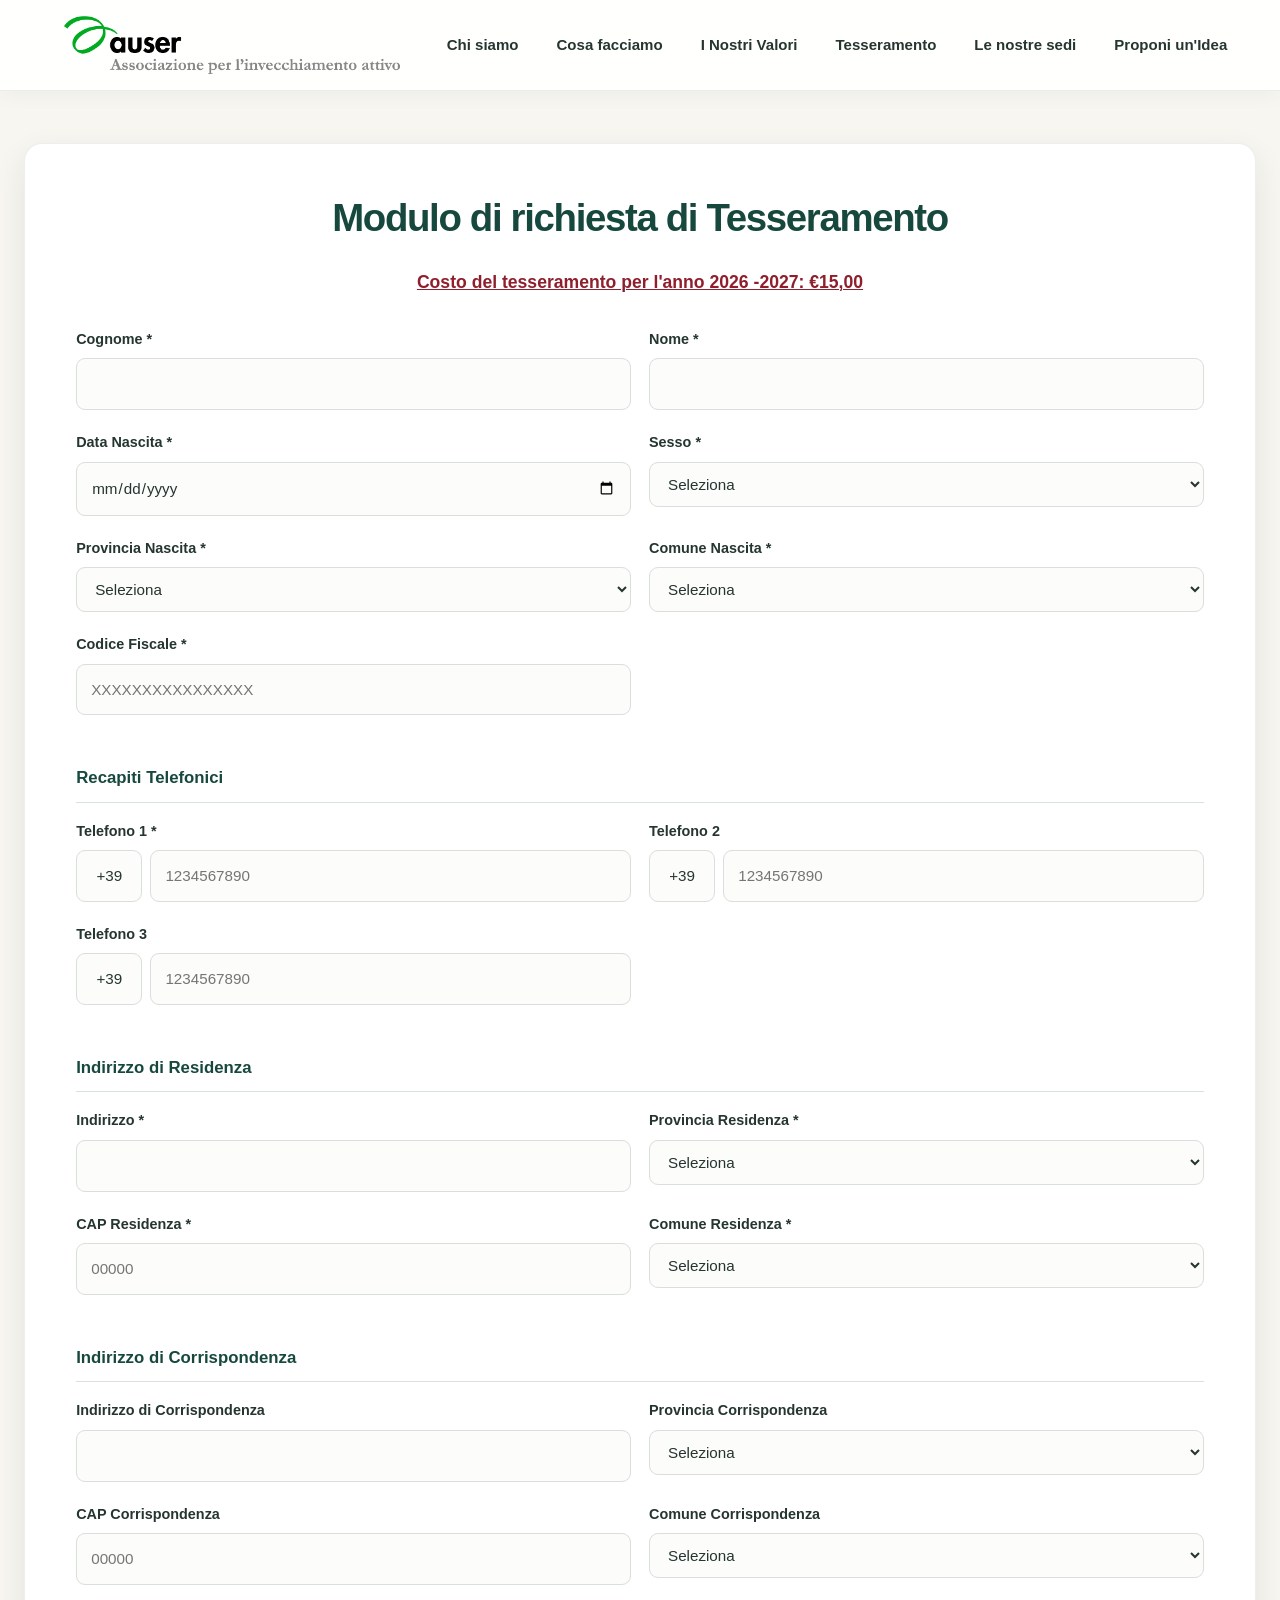
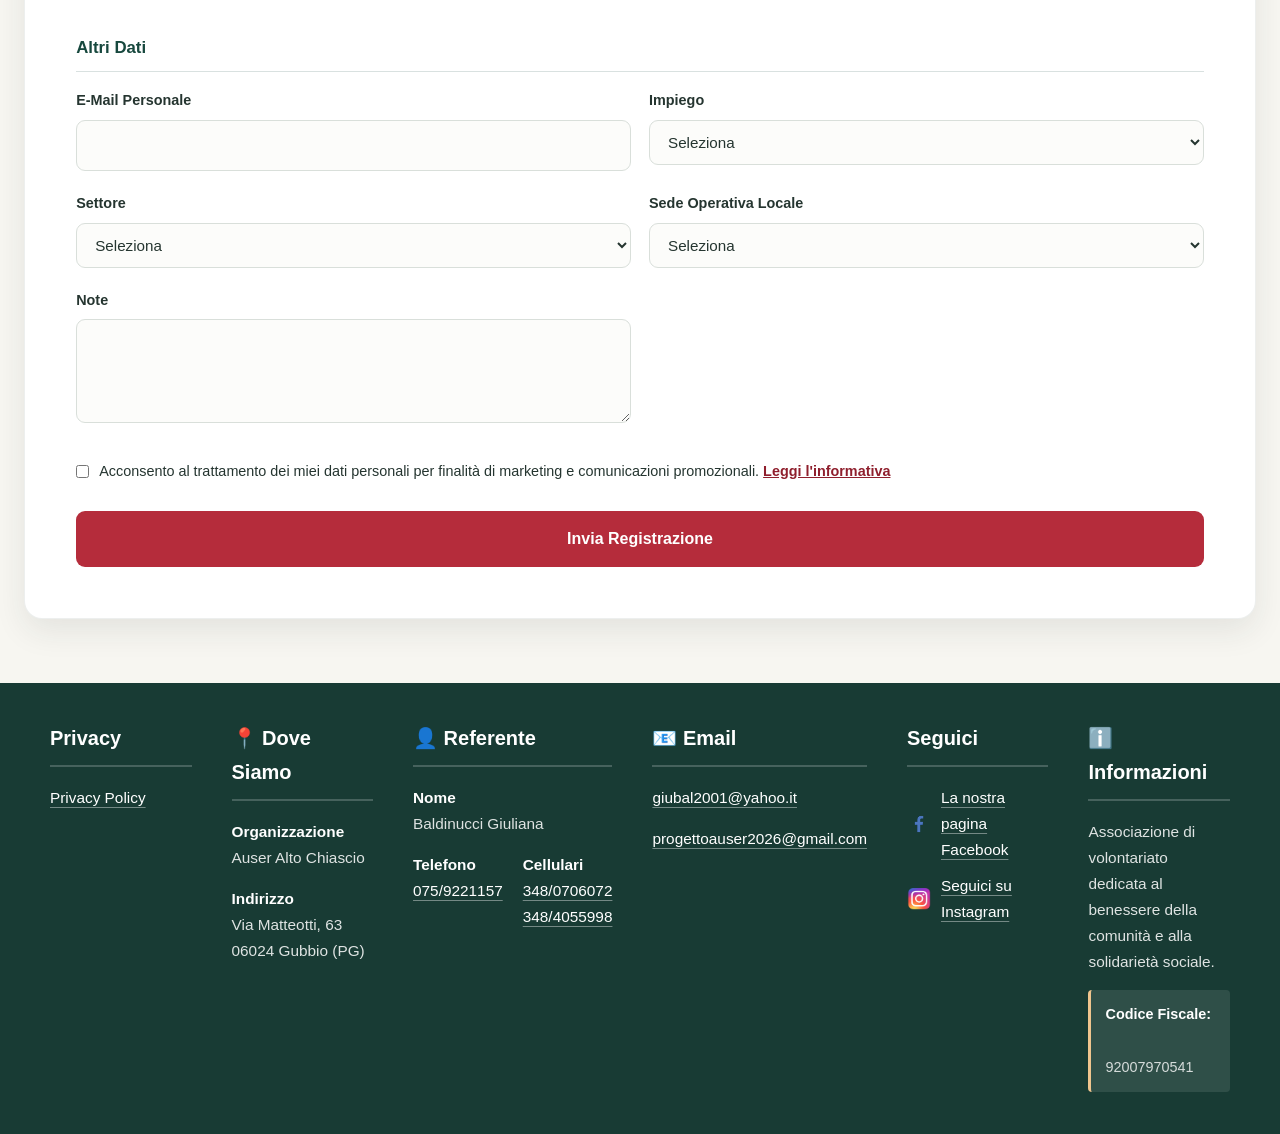
<file: Lavoro/Sito_Web/Tesseramento.html>
<!DOCTYPE html>
<html lang="it">

<head>
    <meta charset="UTF-8">
    <meta name="viewport" content="width=device-width, initial-scale=1.0">
    <title>AUSER Gubbio - Tesseramento</title>
    <link rel="stylesheet" href="Auser.css?v=20261022">
    <link rel="icon" type="image/png" href="logoAuser.jpeg">
</head>

<body>
    <header>
        <div class="header-container">
            <h1><a href="index.html"><img src="Logo_Auser.png" alt="Logo AUSER"></a></h1>
            <button class="menu-toggle" type="button" aria-label="Apri menu" aria-expanded="false"
                aria-controls="main-navigation">
                <span></span><span></span><span></span>
            </button>
            <nav id="main-navigation">
                <ul>
                    <li><a href="Chi_Siamo.html">Chi siamo</a></li>
                    <li><a href="Cosa_Facciamo.html">Cosa facciamo</a></li>
                   <li><a href="Valori.html">I Nostri Valori</a></li>
                    <li><a href="Tesseramento.html">Tesseramento</a></li>
                    <li><a href="Debe.html">Le nostre sedi</a></li>
                    <li><a href="Idee.html">Proponi un'Idea</a></li>
                </ul>
            </nav>
        </div>
    </header>

    <main class="tess-container">
        <h1 style="text-align: center;" class="tess-title">Modulo di richiesta di Tesseramento</h1>
        <p style="text-decoration: underline; text-decoration-color: #8f1f2d; text-decoration-thickness: 1px;"
            class="tess-cost">Costo del tesseramento per l'anno 2026 -2027: €15,00 </p>
        <div id="message" class="message"></div>

        <form id="registrationForm">
            <!-- DATI DI BASE -->
            <div class="form-row">
                <div class="form-group"><label for="cognome">Cognome *</label><input type="text" id="cognome"
                        name="cognome" required></div>
                <div class="form-group"><label for="nome">Nome *</label><input type="text" id="nome" name="nome"
                        required></div>
            </div>
            <div class="form-row">
                <div class="form-group"><label for="dataNascita">Data Nascita *</label><input type="date"
                        id="dataNascita" name="dataNascita" required></div>
                <div class="form-group"><label for="sesso">Sesso *</label>
                    <select id="sesso" name="sesso" required>
                        <option value="">Seleziona</option>
                        <option value="M">Maschio</option>
                        <option value="F">Femmina</option>
                    </select>
                </div>
            </div>
            <div class="form-row">
                <div class="form-group"><label for="provinciaNascita">Provincia Nascita *</label><select
                        id="provinciaNascita" name="provinciaNascita" required>
                        <option value="">Seleziona</option>
                    </select></div>
                <div class="form-group"><label for="comuneNascita">Comune Nascita *</label><select id="comuneNascita"
                        name="comuneNascita" required>
                        <option value="">Seleziona</option>
                    </select></div>
            </div>
            <div class="form-row">
                <div class="form-group"><label for="codiceFiscale">Codice Fiscale *</label><input type="text"
                        id="codiceFiscale" name="codiceFiscale" placeholder="XXXXXXXXXXXXXXXX" maxlength="16"
                        style="text-transform: uppercase;" required></div>
            </div>

            <!-- RECAPITI TELEFONICI -->
            <p class="tess-section">Recapiti Telefonici</p>
            <div class="form-row">
                <div class="form-group">
                    <label for="telefono1">Telefono 1 *</label>
                    <div class="phone-input">
                        <input type="text" id="prefissoTelefono1" name="prefissoTelefono1"
                            class="phone-prefix-input" value="+39" aria-label="Prefisso internazionale telefono 1"
                            inputmode="tel" maxlength="5" pattern="\+[0-9]{1,4}" title="Inserisci un prefisso con massimo 4 cifre, ad esempio +39" required>
                        <input type="tel" id="telefono1" name="telefono1" placeholder="1234567890" inputmode="numeric"
                            pattern="[0-9]{10}" minlength="10" maxlength="10"
                            title="Inserisci un numero di 10 cifre" required>
                    </div>
                </div>
                <div class="form-group">
                    <label for="telefono2">Telefono 2</label>
                    <div class="phone-input">
                        <input type="text" id="prefissoTelefono2" name="prefissoTelefono2"
                            class="phone-prefix-input" value="+39" aria-label="Prefisso internazionale telefono 2"
                            inputmode="tel" maxlength="5" pattern="\+[0-9]{1,4}" title="Inserisci un prefisso con massimo 4 cifre, ad esempio +39">
                        <input type="tel" id="telefono2" name="telefono2" placeholder="1234567890"
                            inputmode="numeric" pattern="[0-9]{10}" minlength="10" maxlength="10"
                            title="Inserisci un numero di 10 cifre">
                    </div>
                </div>
            </div>
            <div class="form-row">
                <div class="form-group">
                    <label for="telefono3">Telefono 3</label>
                    <div class="phone-input">
                        <input type="text" id="prefissoTelefono3" name="prefissoTelefono3"
                            class="phone-prefix-input" value="+39" aria-label="Prefisso internazionale telefono 3"
                            inputmode="tel" maxlength="5" pattern="\+[0-9]{1,4}" title="Inserisci un prefisso con massimo 4 cifre, ad esempio +39">
                        <input type="tel" id="telefono3" name="telefono3" placeholder="1234567890"
                            inputmode="numeric" pattern="[0-9]{10}" minlength="10" maxlength="10"
                            title="Inserisci un numero di 10 cifre">
                    </div>
                </div>
            </div>

            <!-- INDIRIZZO RESIDENZA -->
            <p class="tess-section">Indirizzo di Residenza</p>
            <div class="form-row">
                <div class="form-group"><label for="indirizzoResidenza">Indirizzo *</label><input type="text"
                        id="indirizzoResidenza" name="indirizzoResidenza" required></div>
                <div class="form-group"><label for="provinciaResidenza">Provincia Residenza *</label><select
                        id="provinciaResidenza" name="provinciaResidenza" required>
                        <option value="">Seleziona</option>
                    </select></div>
            </div>
            <div class="form-row">
                <div class="form-group"><label for="capResidenza">CAP Residenza *</label><input type="text"
                        id="capResidenza" name="capResidenza" placeholder="00000" maxlength="5" pattern="[0-9]{5}"
                        inputmode="numeric" required></div>
                <div class="form-group"><label for="comuneResidenza">Comune Residenza *</label><select
                        id="comuneResidenza" name="comuneResidenza" required>
                        <option value="">Seleziona</option>
                    </select></div>
            </div>

            <!-- INDIRIZZO CORRISPONDENZA -->
            <p class="tess-section">Indirizzo di Corrispondenza</p>
            <div class="form-row">
                <div class="form-group"><label for="indirizzoCorrispondenza">Indirizzo di Corrispondenza</label><input
                        type="text" id="indirizzoCorrispondenza" name="indirizzoCorrispondenza"></div>
                <div class="form-group"><label for="provinciaCorrispondenza">Provincia Corrispondenza</label><select
                        id="provinciaCorrispondenza" name="provinciaCorrispondenza">
                        <option value="">Seleziona</option>
                    </select></div>
            </div>
            <div class="form-row">
                <div class="form-group"><label for="capCorrispondenza">CAP Corrispondenza</label><input type="text"
                        id="capCorrispondenza" name="capCorrispondenza" placeholder="00000" maxlength="5"
                        pattern="[0-9]{5}" inputmode="numeric"></div>
                <div class="form-group"><label for="comuneCorrispondenza">Comune Corrispondenza</label><select
                        id="comuneCorrispondenza" name="comuneCorrispondenza">
                        <option value="">Seleziona</option>
                    </select></div>
            </div>

            <!-- ALTRI DATI -->
            <p class="tess-section">Altri Dati</p>
            <div class="form-row">
                <div class="form-group"><label for="email">E-Mail Personale</label><input type="email" id="email"
                        name="email"></div>
                <div class="form-group"><label for="impiego">Impiego</label>
                    <select id="impiego" name="impiego">
                        <option value="">Seleziona</option>
                        <option value="Occupato">Lavoratore autonomo</option>
                        <option value="Dipendente">Lavoratore dipendente</option>
                        <option value="Disoccupato">Disoccupato</option>
                        <option value="Pensionato">Pensionato</option>
                        <option value="Studente">Studente</option>
                        <option value="Altro">Altro</option>
                    </select>
                </div>
            </div>
            <div class="form-row">
                <div class="form-group"><label for="specializzazione">Settore</label>
                    <select id="specializzazione" name="specializzazione">
                        <option value="">Seleziona</option>
                        <option value="Sanitaria">Sanitaria</option>
                        <option value="Amministrativa">Amministrativa</option>
                        <option value="Tecnica">Tecnica</option>
                        <option value="Sociale">Sociale</option>
                        <option value="Altro">Altro</option>
                    </select>
                </div>
                <div class="form-group"><label for="sedeOperativa">Sede Operativa Locale</label>
                    <select id="sedeOperativa" name="sedeOperativa">
                        <option value="">Seleziona</option>
                        <option value="Gubbio">Gubbio</option>
                    </select>
                </div>
            </div>

            <div class="form-row">
                <div class="form-group"><label for="note">Note</label><textarea id="note" name="note" cols="100"
                        rows="3"></textarea></div>
            </div>

            <input type="hidden" id="strutturaAppartenenza" name="strutturaAppartenenza"
                value="AUSER Territoriale Alto Chiascio ODV-ETS">

            <div class="privacy-box">
                <input type="checkbox" id="privacyMarketing" name="privacyMarketing">
                <label for="privacyMarketing">Acconsento al trattamento dei miei dati personali per finalità di
                    marketing e comunicazioni promozionali. <a href="Privacy Policy - AUSER Gubbio.html">Leggi
                        l'informativa</a></label>
            </div>

            <button type="submit" id="submitBtn">Invia Registrazione</button>
        </form>
    </main>

   <footer>
        <table class="footer-table">
            <tr>
                <td>
                    <h2>Privacy</h2>
                    <p><a href="Privacy Policy - AUSER Gubbio.html">Privacy Policy</a></p>
                </td>
                <!-- Colonna 1: Contatti -->
                <td>
                    <h2>📍 Dove Siamo</h2>
                    <p>
                        <strong>Organizzazione</strong><br>
                        Auser Alto Chiascio
                    </p>
                    <p>
                        <strong>Indirizzo</strong><br>
                        Via Matteotti, 63<br>
                        06024 Gubbio (PG)
                    </p>
                </td>

                <!-- Colonna 2: Referente -->
                <td>
                    <h2>👤 Referente</h2>
                    <p>
                        <strong>Nome</strong><br>
                        Baldinucci Giuliana
                    </p>
                    <div class="contact-row">
                       <p>
                            <strong>Telefono</strong><br>
                            <a href="tel:+390759221157">075/9221157</a>
                        </p>
                        <p>
                            <strong>Cellulari</strong><br>
                            <a href="tel:+393480706072">348/0706072</a><br>
                            <a href="tel:+393484055998">348/4055998</a>
                        </p>
                       
                    </div>
                </td>

                <!-- Colonna 3: Email -->
                <td>
                    <h2>📧 Email</h2>
                    <p>
                        <a href="mailto:giubal2001@yahoo.it">giubal2001@yahoo.it</a>
                        <p> <a href="mailto:progettoauser2026@gmail.com">progettoauser2026@gmail.com</a></p>
                    </p>
                </td>

                <!-- Colonna 4: Social Media -->
                <td>
                    <h2>Seguici</h2>
                    <div class="footer-links">
                        <p>
                            <img src="faceboock.png" alt="Facebook">
                            <a href="https://www.facebook.com/share/19EokS28yr/">La nostra pagina Facebook</a>
                        </p>
                        <p>
                            <img src="Instagram.jpeg" alt="Instagram">
                            <a href="https://www.instagram.com/progettoauser2026/">Seguici su Instagram</a>
                        </p>
                    </div>
                </td>

                <!-- Colonna 5: Info Progetto -->
                <td>
                    <h2>ℹ️ Informazioni</h2>
                    <p>Associazione di volontariato dedicata al benessere della comunità e alla solidarietà sociale.</p>
                    <div class="info-box">
                        <strong>Codice Fiscale:</strong><br>
                        <span>92007970541</span>
                    </div>
                </td>
            </tr>
        </table>
    </footer>
    <script src="Auser.js?v=20261022"></script>
</body>

</html>
</file>
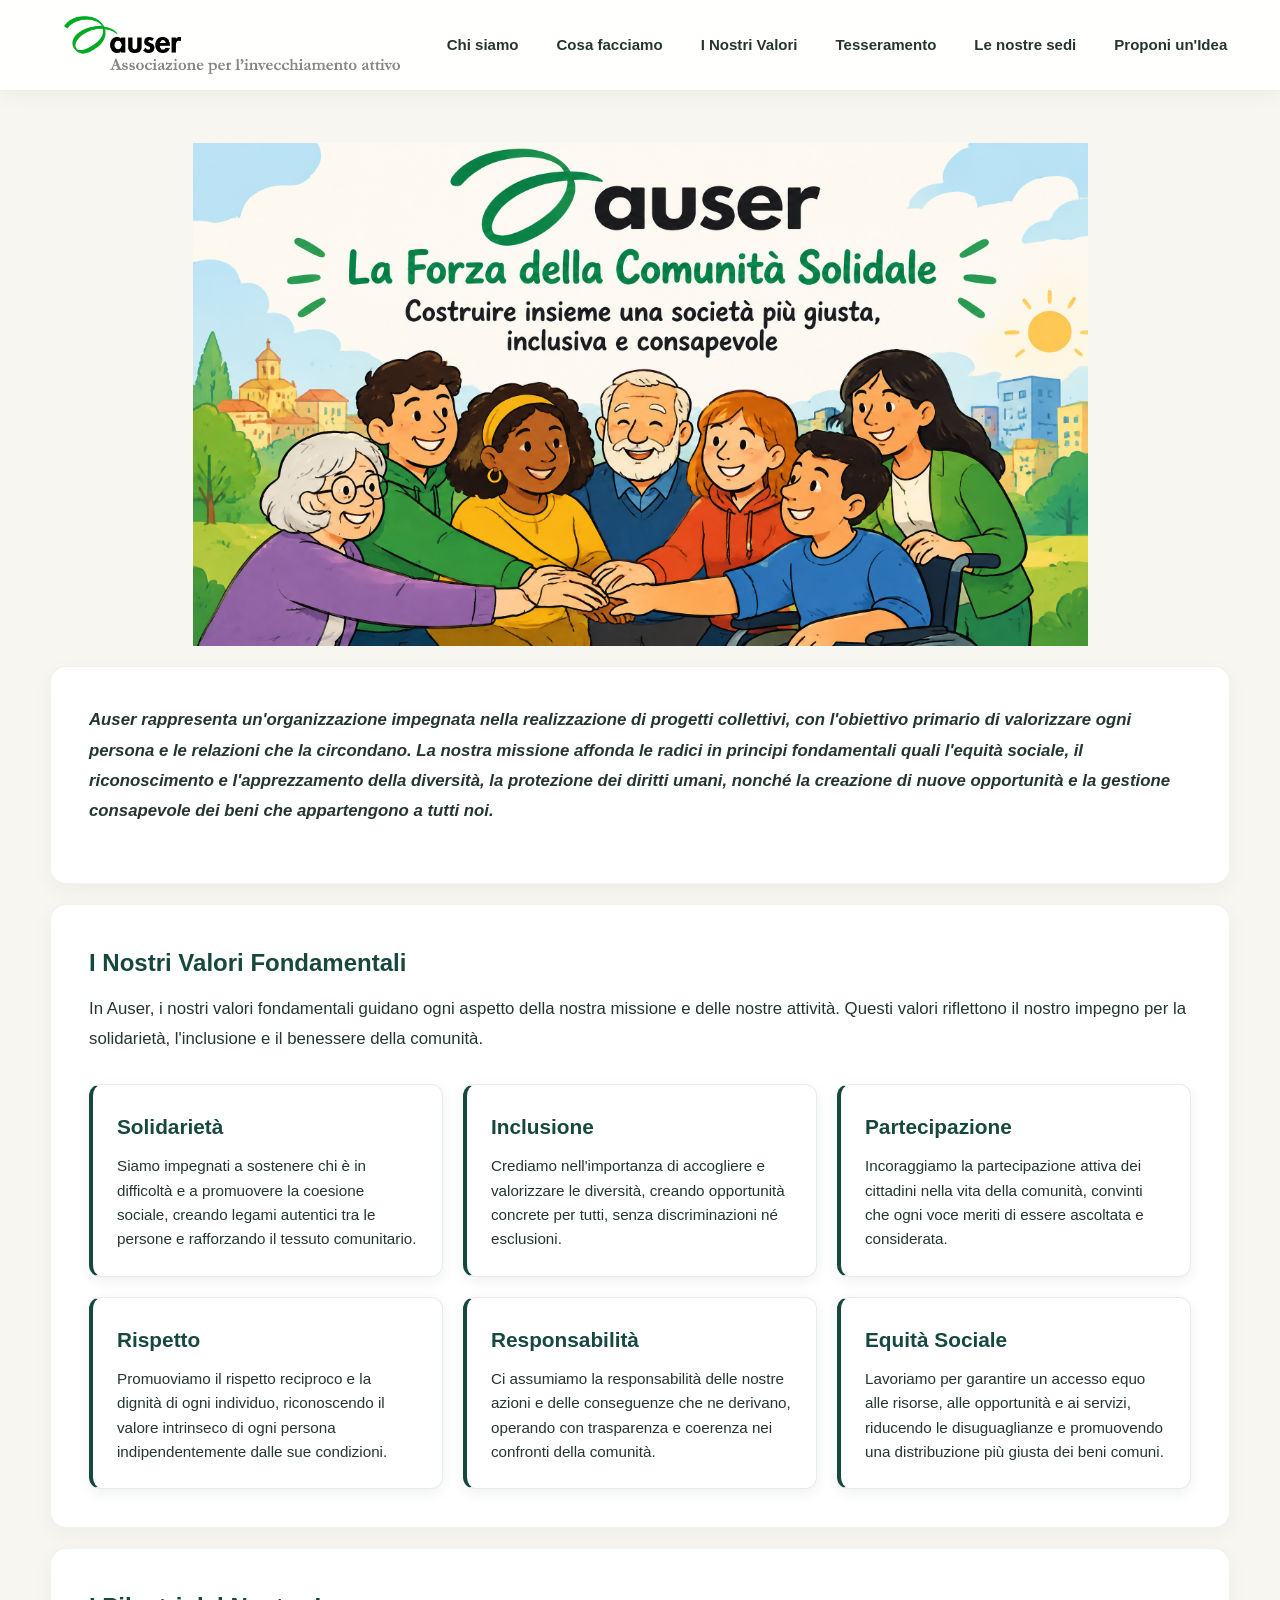
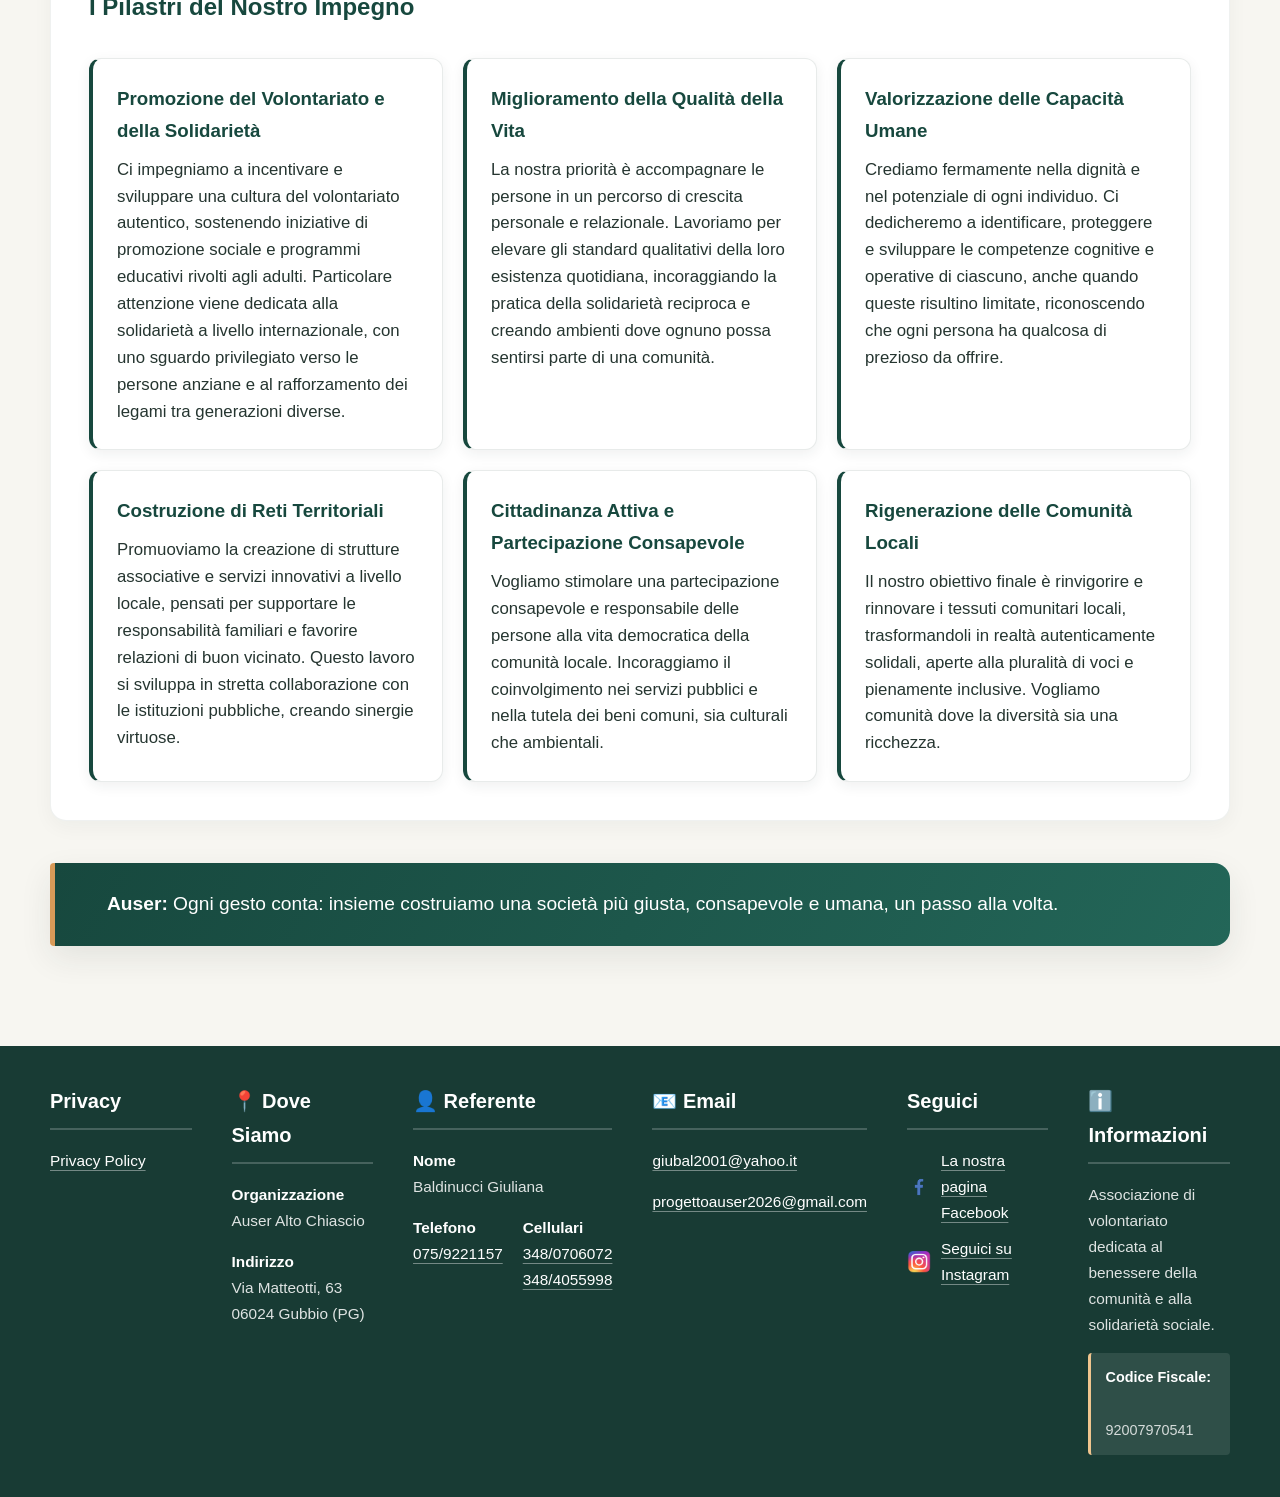
<file: Lavoro/Sito_Web/Valori.html>
<!DOCTYPE html>
<html lang="it">

<head>
    <meta charset="UTF-8">
    <meta name="viewport" content="width=device-width, initial-scale=1.0">
    <title>I Nostri Valori - AUSER Gubbio</title>
    <link rel="stylesheet" href="Auser.css?v=20261022">
    <link rel="icon" type="image/jpeg" href="logoAuser.jpeg">
</head>
<style>
 
    .main-image {
        display: block;
        width: 100%;
        margin: 0 auto 20px auto;
    }

    .main-image img {
        display: block;
        width: 100%;
        height: auto;
    }
    </style>

<body>
    <header>
        <div class="header-container">
            <h1><a href="index.html"><img src="Logo_Auser.png" alt="Logo AUSER"></a></h1>

            <button class="menu-toggle" type="button" aria-label="Apri menu" aria-expanded="false"
                aria-controls="main-navigation">
                <span></span>
                <span></span>
                <span></span>
            </button>

            <nav id="main-navigation">
                <ul>
                    <li><a href="Chi_Siamo.html">Chi siamo</a></li>
                    <li><a href="Cosa_Facciamo.html">Cosa facciamo</a></li>
                    <li><a href="Valori.html">I Nostri Valori</a></li>
                    <li><a href="Tesseramento.html">Tesseramento</a></li>
                    <li><a href="Debe.html">Le nostre sedi</a></li>
                    <li><a href="Idee.html">Proponi un'Idea</a></li>
                </ul>
            </nav>
        </div>
    </header>

    <main>
        <div class="main-image opening-image">
            <img src="Valori.png" alt="I nostri valori" class="main-image">
        </div>

        <!-- INTRODUZIONE -->
        <div class="section">
            <p style="font-style: italic;font-weight: bold;">Auser rappresenta un'organizzazione impegnata nella realizzazione di progetti collettivi, con l'obiettivo primario di valorizzare ogni persona e le relazioni che la circondano. La nostra missione affonda le radici in principi fondamentali quali l'equità sociale, il riconoscimento e l'apprezzamento della diversità, la protezione dei diritti umani, nonché la creazione di nuove opportunità e la gestione consapevole dei beni che appartengono a tutti noi.</p>
        </div>

        <!-- VALORI FONDAMENTALI -->
        <div class="section" id="valori">
            <h2>I Nostri Valori Fondamentali</h2>
            <p>In Auser, i nostri valori fondamentali guidano ogni aspetto della nostra missione e delle nostre attività. Questi valori riflettono il nostro impegno per la solidarietà, l'inclusione e il benessere della comunità.</p>
            
            <div class="valori-grid">
                <div class="valore-card">
                    <h3>Solidarietà</h3>
                    <p>Siamo impegnati a sostenere chi è in difficoltà e a promuovere la coesione sociale, creando legami autentici tra le persone e rafforzando il tessuto comunitario.</p>
                </div>
                <div class="valore-card">
                    <h3>Inclusione</h3>
                    <p>Crediamo nell'importanza di accogliere e valorizzare le diversità, creando opportunità concrete per tutti, senza discriminazioni né esclusioni.</p>
                </div>
                <div class="valore-card">
                    <h3>Partecipazione</h3>
                    <p>Incoraggiamo la partecipazione attiva dei cittadini nella vita della comunità, convinti che ogni voce meriti di essere ascoltata e considerata.</p>
                </div>
                <div class="valore-card">
                    <h3>Rispetto</h3>
                    <p>Promuoviamo il rispetto reciproco e la dignità di ogni individuo, riconoscendo il valore intrinseco di ogni persona indipendentemente dalle sue condizioni.</p>
                </div>
                <div class="valore-card">
                    <h3>Responsabilità</h3>
                    <p>Ci assumiamo la responsabilità delle nostre azioni e delle conseguenze che ne derivano, operando con trasparenza e coerenza nei confronti della comunità.</p>
                </div>
                <div class="valore-card">
                    <h3>Equità Sociale</h3>
                    <p>Lavoriamo per garantire un accesso equo alle risorse, alle opportunità e ai servizi, riducendo le disuguaglianze e promuovendo una distribuzione più giusta dei beni comuni.</p>
                </div>
            </div>
        </div>

        <!-- PILASTRI DELL'IMPEGNO -->
        <div class="section" id="pilastri">
            <h2>I Pilastri del Nostro Impegno</h2>
            
            <div class="pilastri-grid">
                <div class="pilastro-card">
                    <h3>Promozione del Volontariato e della Solidarietà</h3>
                    <p>Ci impegniamo a incentivare e sviluppare una cultura del volontariato autentico, sostenendo iniziative di promozione sociale e programmi educativi rivolti agli adulti. Particolare attenzione viene dedicata alla solidarietà a livello internazionale, con uno sguardo privilegiato verso le persone anziane e al rafforzamento dei legami tra generazioni diverse.</p>
                </div>
                <div class="pilastro-card">
                    <h3>Miglioramento della Qualità della Vita</h3>
                    <p>La nostra priorità è accompagnare le persone in un percorso di crescita personale e relazionale. Lavoriamo per elevare gli standard qualitativi della loro esistenza quotidiana, incoraggiando la pratica della solidarietà reciproca e creando ambienti dove ognuno possa sentirsi parte di una comunità.</p>
                </div>
                <div class="pilastro-card">
                    <h3>Valorizzazione delle Capacità Umane</h3>
                    <p>Crediamo fermamente nella dignità e nel potenziale di ogni individuo. Ci dedicheremo a identificare, proteggere e sviluppare le competenze cognitive e operative di ciascuno, anche quando queste risultino limitate, riconoscendo che ogni persona ha qualcosa di prezioso da offrire.</p>
                </div>
                <div class="pilastro-card">
                    <h3>Costruzione di Reti Territoriali</h3>
                    <p>Promuoviamo la creazione di strutture associative e servizi innovativi a livello locale, pensati per supportare le responsabilità familiari e favorire relazioni di buon vicinato. Questo lavoro si sviluppa in stretta collaborazione con le istituzioni pubbliche, creando sinergie virtuose.</p>
                </div>
                <div class="pilastro-card">
                    <h3>Cittadinanza Attiva e Partecipazione Consapevole</h3>
                    <p>Vogliamo stimolare una partecipazione consapevole e responsabile delle persone alla vita democratica della comunità locale. Incoraggiamo il coinvolgimento nei servizi pubblici e nella tutela dei beni comuni, sia culturali che ambientali.</p>
                </div>
                <div class="pilastro-card">
                    <h3>Rigenerazione delle Comunità Locali</h3>
                    <p>Il nostro obiettivo finale è rinvigorire e rinnovare i tessuti comunitari locali, trasformandoli in realtà autenticamente solidali, aperte alla pluralità di voci e pienamente inclusive. Vogliamo comunità dove la diversità sia una ricchezza.</p>
                </div>
            </div>
        </div>

        <!-- NOTA FINALE -->
        <div class="nota">
            <p><strong>Auser:</strong> Ogni gesto conta: insieme costruiamo una società più giusta, consapevole e umana, un passo alla volta.</p>
        </div>
    </main>

     <footer>
        <table class="footer-table">
            <tr>
                <td>
                    <h2>Privacy</h2>
                    <p><a href="Privacy Policy - AUSER Gubbio.html">Privacy Policy</a></p>
                </td>
                <!-- Colonna 1: Contatti -->
                <td>
                    <h2>📍 Dove Siamo</h2>
                    <p>
                        <strong>Organizzazione</strong><br>
                        Auser Alto Chiascio
                    </p>
                    <p>
                        <strong>Indirizzo</strong><br>
                        Via Matteotti, 63<br>
                        06024 Gubbio (PG)
                    </p>
                </td>

                <!-- Colonna 2: Referente -->
                <td>
                    <h2>👤 Referente</h2>
                    <p>
                        <strong>Nome</strong><br>
                        Baldinucci Giuliana
                    </p>
                    <div class="contact-row">
                       <p>
                            <strong>Telefono</strong><br>
                            <a href="tel:+390759221157">075/9221157</a>
                        </p>
                        <p>
                            <strong>Cellulari</strong><br>
                            <a href="tel:+393480706072">348/0706072</a><br>
                            <a href="tel:+393484055998">348/4055998</a>
                        </p>
                       
                    </div>
                </td>

                <!-- Colonna 3: Email -->
                <td>
                    <h2>📧 Email</h2>
                    <p>
                        <a href="mailto:giubal2001@yahoo.it">giubal2001@yahoo.it</a>
                        <p> <a href="mailto:progettoauser2026@gmail.com">progettoauser2026@gmail.com</a></p>
                    </p>
                </td>

                <!-- Colonna 4: Social Media -->
                <td>
                    <h2>Seguici</h2>
                    <div class="footer-links">
                        <p>
                            <img src="faceboock.png" alt="Facebook">
                            <a href="https://www.facebook.com/share/19EokS28yr/">La nostra pagina Facebook</a>
                        </p>
                        <p>
                            <img src="Instagram.jpeg" alt="Instagram">
                            <a href="https://www.instagram.com/progettoauser2026/">Seguici su Instagram</a>
                        </p>
                    </div>
                </td>

                <!-- Colonna 5: Info Progetto -->
                <td>
                    <h2>ℹ️ Informazioni</h2>
                    <p>Associazione di volontariato dedicata al benessere della comunità e alla solidarietà sociale.</p>
                    <div class="info-box">
                        <strong>Codice Fiscale:</strong><br>
                        <span>92007970541</span>
                    </div>
                </td>
            </tr>
        </table>
    </footer>
    <script src="Auser.js?v=20261022"></script>
</body>

</html>
</file>
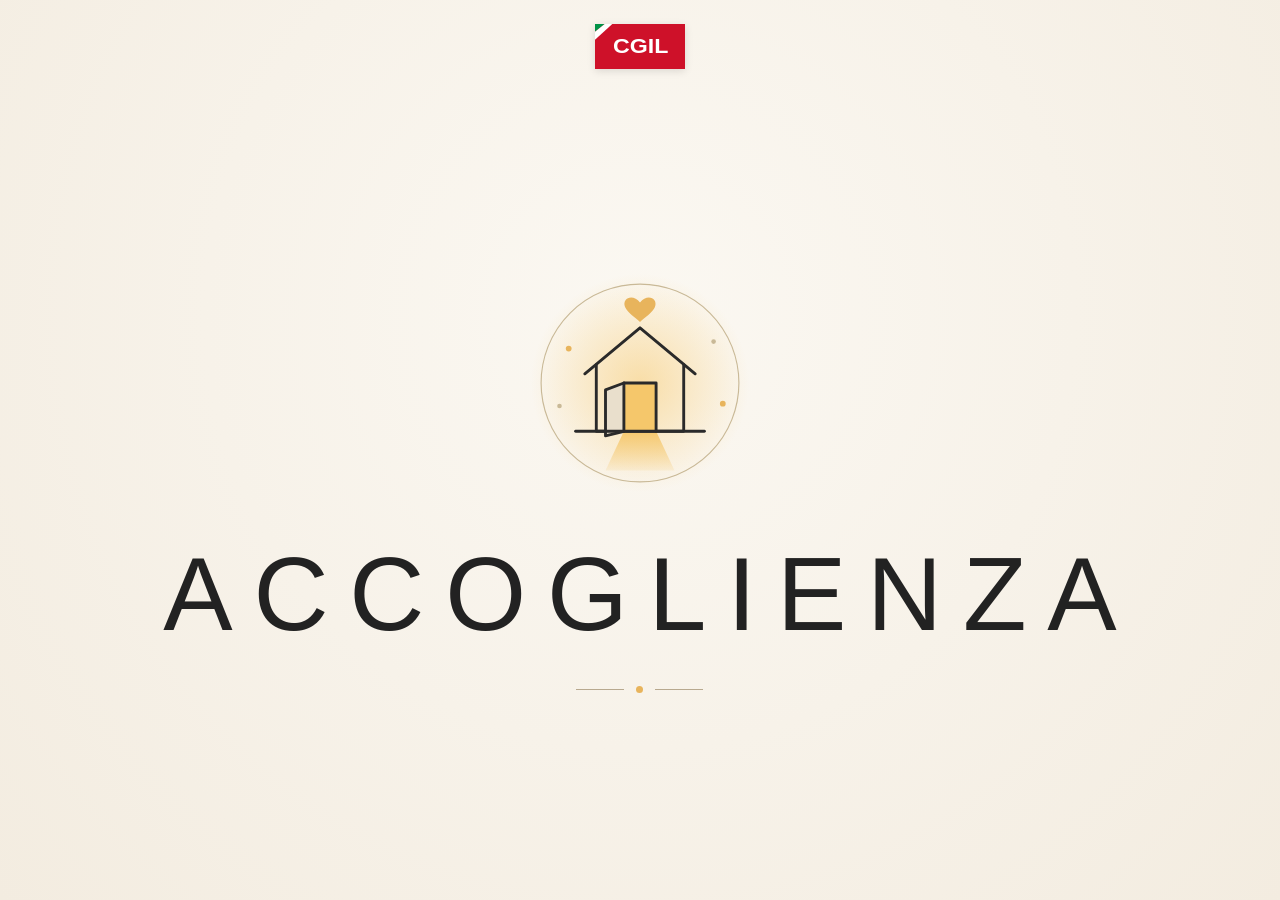
<file: Lavoro/ufficio/accoglienza.html>
<!DOCTYPE html>
<html lang="it">
<head>
<meta charset="UTF-8">
<meta name="viewport" content="width=device-width, initial-scale=1.0">
<title>Accoglienza</title>
<style>
  * { margin: 0; padding: 0; box-sizing: border-box; }
  body {
    min-height: 100vh;
    display: flex;
    align-items: center;
    justify-content: center;
    position: relative;
    background: radial-gradient(circle at 50% 35%, #fbf8f2 0%, #f3ece0 100%);
    color: #2a2a2a;
    font-family: Inter, Helvetica, Arial, sans-serif;
  }
  .logo {
    position: absolute;
    top: 24px;
    left: 50%;
    transform: translateX(-50%);
    width: 90px;
    height: 45px;
    display: block;
    box-shadow: 0 2px 8px rgba(0,0,0,0.12);
  }
  .manifesto {
    text-align: center;
    padding: 100px 20px 40px;
  }
  .immagine {
    width: clamp(150px, 28vw, 230px);
    height: auto;
    margin: 0 auto 44px;
    display: block;
    animation: respiro 5s ease-in-out infinite;
  }
  @keyframes respiro {
    0%, 100% { transform: translateY(0); }
    50% { transform: translateY(-6px); }
  }
  .luce { animation: pulsa 4s ease-in-out infinite; transform-origin: 50% 50%; }
  @keyframes pulsa {
    0%, 100% { opacity: 0.85; }
    50% { opacity: 1; }
  }
  .titolo {
    font-size: clamp(2.2rem, 10vw, 6.5rem);
    font-weight: 200;
    letter-spacing: 0.2em;
    padding-left: 0.2em;
    line-height: 1;
    color: #222;
  }
  .decoro {
    display: flex;
    align-items: center;
    justify-content: center;
    gap: 12px;
    margin-top: 40px;
  }
  .decoro span {
    display: block;
    width: 48px;
    height: 1px;
    background: #b8a98f;
  }
  .decoro i {
    display: block;
    width: 7px;
    height: 7px;
    border-radius: 50%;
    background: #e8b45c;
  }
</style>
</head>
<body>
  <!-- Logo in alto (90x45) -->
  <svg class="logo" viewBox="0 0 1024 608" preserveAspectRatio="none" xmlns="http://www.w3.org/2000/svg" role="img" aria-label="CGIL">
    <rect width="1024" height="608" fill="#ce1129"/>
    <polygon points="0,0 110,0 0,105" fill="#009246"/>
    <polygon points="110,0 197,0 0,212 0,105" fill="#ffffff"/>
    <text x="205" y="387" fill="#ffffff" font-family="'Arial Black', Arial, Helvetica, sans-serif" font-weight="900" font-size="270" textLength="630" lengthAdjust="spacingAndGlyphs">CGIL</text>
  </svg>

  <div class="manifesto">
    <svg class="immagine" viewBox="0 0 200 200" xmlns="http://www.w3.org/2000/svg">
      <defs>
        <radialGradient id="alone" cx="50%" cy="50%" r="50%">
          <stop offset="0%" stop-color="#f8d58f" stop-opacity="0.75"/>
          <stop offset="100%" stop-color="#f8d58f" stop-opacity="0"/>
        </radialGradient>
        <linearGradient id="raggio" x1="0" y1="0" x2="0" y2="1">
          <stop offset="0%" stop-color="#f5c76b" stop-opacity="0.95"/>
          <stop offset="100%" stop-color="#f5c76b" stop-opacity="0.15"/>
        </linearGradient>
      </defs>

      <circle class="luce" cx="100" cy="100" r="95" fill="url(#alone)"/>
      <circle cx="100" cy="100" r="86" fill="none" stroke="#c9b997" stroke-width="1"/>
      <path class="luce" d="M86 142 L70 176 L130 176 L114 142 Z" fill="url(#raggio)"/>

      <g fill="none" stroke="#2a2a2a" stroke-width="2.5" stroke-linecap="round" stroke-linejoin="round">
        <path d="M52 92 L100 52 L148 92"/>
        <path d="M62 84 V142 H138 V84"/>
      </g>

      <rect x="86" y="100" width="28" height="42" fill="#f5c76b"/>
      <path d="M86 100 L70 106 V146 L86 142 Z" fill="#e9dfcc" stroke="#2a2a2a" stroke-width="2.5" stroke-linejoin="round"/>
      <path d="M86 100 H114 V142" fill="none" stroke="#2a2a2a" stroke-width="2.5" stroke-linecap="round" stroke-linejoin="round"/>
      <path d="M44 142 H156" stroke="#2a2a2a" stroke-width="2.5" stroke-linecap="round"/>

      <path d="M100 38 C94 30 84 34 87 42 C89 47 96 51 100 55 C104 51 111 47 113 42 C116 34 106 30 100 38 Z" fill="#e8b45c" transform="translate(0,-8)"/>

      <circle cx="38" cy="70" r="2.5" fill="#e8b45c"/>
      <circle cx="164" cy="64" r="2" fill="#c9b997"/>
      <circle cx="30" cy="120" r="2" fill="#c9b997"/>
      <circle cx="172" cy="118" r="2.5" fill="#e8b45c"/>
    </svg>

    <p class="titolo">ACCOGLIENZA</p>

    <div class="decoro">
      <span></span><i></i><span></span>
    </div>
  </div>
</body>
</html>
</file>
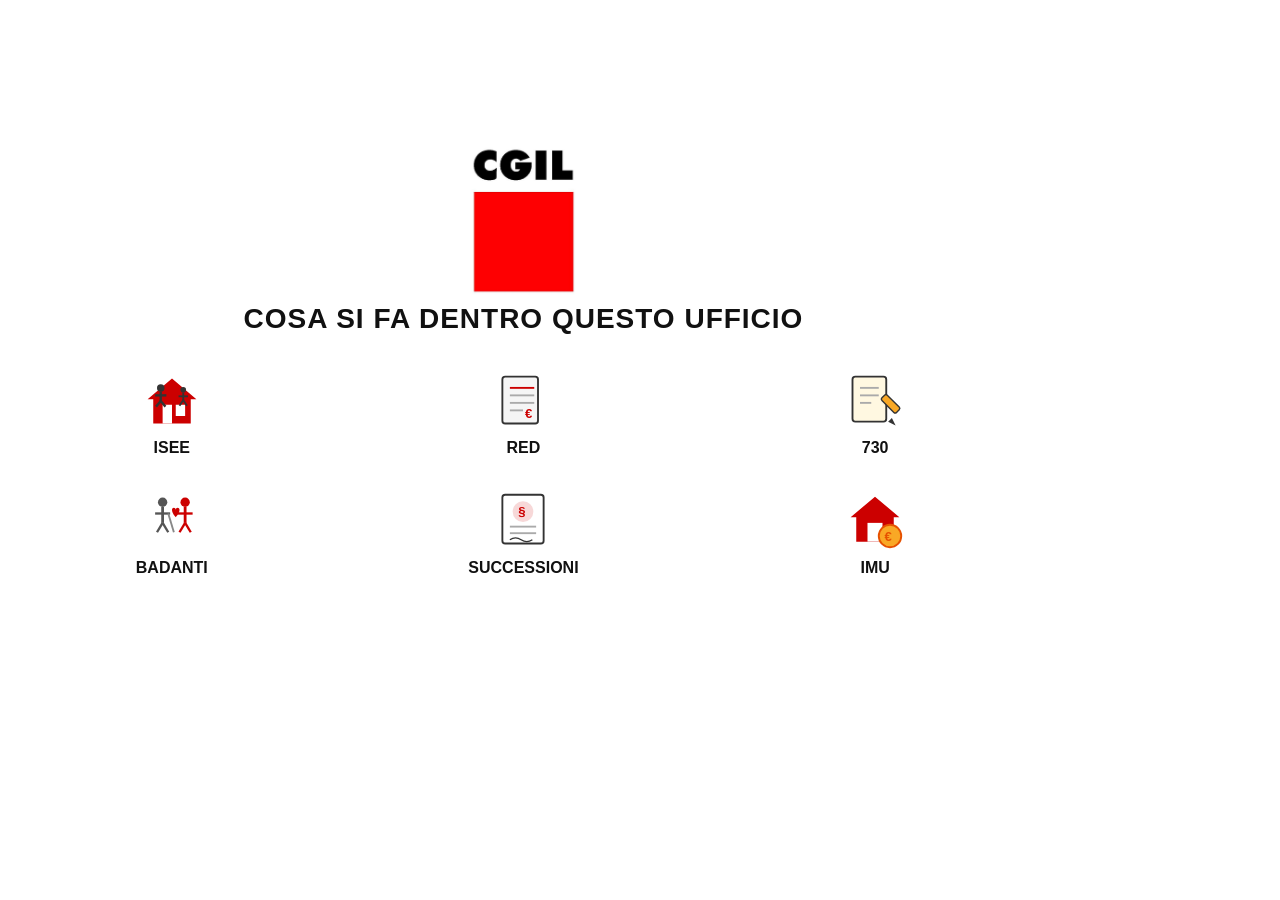
<file: Lavoro/ufficio/CGIL.Html>
<!DOCTYPE html>
<html lang="it">
<head>
  <meta charset="UTF-8">
  <title>CGIL - Servizi</title>
  <style>
    * {
      margin: 0;
      padding: 0;
      box-sizing: border-box;
    }

    @page {
      size: A4 landscape;
      margin: 8mm;
    }

    html, body {
      width: 277mm;
      height: 194mm;
      font-family: Arial, sans-serif;
      overflow: hidden;
    }

    .page {
      width: 277mm;
      height: 194mm;
      display: flex;
      flex-direction: column;
      align-items: center;
      justify-content: center;
      gap: 6mm;
    }

    /* HEADER */
    .header {
      display: flex;
      flex-direction: column;
      align-items: center;
      gap: 8px;
    }

    .logo-img {
      height: 40mm;
      width: auto;
      display: block;
    }

    .subtitle {
      font-size: 28px;
      font-weight: bold;
      color: #111;
      text-transform: uppercase;
      letter-spacing: 1px;
      text-align: center;
    }

    /* GRIGLIA SERVIZI */
    .grid {
      display: flex;
      flex-direction: column;
      align-items: center;
      gap: 8px;
      width: 100%;
    }

    .row {
      display: flex;
      justify-content: center;
      gap: 8px;
      width: 100%;
    }

    .card {
      flex: 1;
      max-width: 130mm;
      display: flex;
      flex-direction: column;
      align-items: center;
      justify-content: center;
      gap: 8px;
      border-radius: 8px;
      border: 1.5px solid white;
      padding: 12px 10px;
    }

    .card svg {
      width: 60px;
      height: 60px;
      flex-shrink: 0;
    }

    .card-label {
      font-size: 16px;
      font-weight: bold;
      color: #111;
      text-align: center;
    }

    @media print {
      html, body {
        width: 277mm;
        height: 194mm;
        overflow: hidden;
      }
      .page {
        width: 277mm;
        height: 194mm;
      }
      .logo-img {
        height: 40mm;
        width: auto;
        display: block;
      }
    }
  </style>
</head>
<body>
  <div class="page">

    <!-- HEADER -->
    <div class="header">
      <img class="logo-img" src="logocgil.jpeg" alt="Logo CGIL">
      <div class="subtitle">COSA SI FA DENTRO QUESTO UFFICIO</div>
    </div>

    <!-- GRIGLIA -->
    <div class="grid">

      <div class="row">
        <div class="card">
          <svg viewBox="0 0 64 64" fill="none" xmlns="http://www.w3.org/2000/svg">
            <polygon points="32,8 6,30 12,30 12,56 52,56 52,30 58,30" fill="#cc0000"/>
            <rect x="22" y="36" width="10" height="20" fill="white"/>
            <rect x="36" y="36" width="10" height="12" fill="white"/>
            <circle cx="20" cy="18" r="4" fill="#333"/>
            <line x1="20" y1="22" x2="20" y2="32" stroke="#333" stroke-width="2.5"/>
            <line x1="14" y1="26" x2="26" y2="26" stroke="#333" stroke-width="2.5"/>
            <line x1="20" y1="32" x2="15" y2="38" stroke="#333" stroke-width="2.5"/>
            <line x1="20" y1="32" x2="25" y2="38" stroke="#333" stroke-width="2.5"/>
            <circle cx="44" cy="20" r="3" fill="#333"/>
            <line x1="44" y1="23" x2="44" y2="31" stroke="#333" stroke-width="2"/>
            <line x1="39" y1="27" x2="49" y2="27" stroke="#333" stroke-width="2"/>
            <line x1="44" y1="31" x2="40" y2="37" stroke="#333" stroke-width="2"/>
            <line x1="44" y1="31" x2="48" y2="37" stroke="#333" stroke-width="2"/>
          </svg>
          <span class="card-label">ISEE</span>
        </div>

        <div class="card">
          <svg viewBox="0 0 64 64" fill="none" xmlns="http://www.w3.org/2000/svg">
            <rect x="10" y="6" width="38" height="50" rx="3" fill="#f5f5f5" stroke="#333" stroke-width="2"/>
            <line x1="18" y1="18" x2="44" y2="18" stroke="#cc0000" stroke-width="2"/>
            <line x1="18" y1="26" x2="44" y2="26" stroke="#aaa" stroke-width="2"/>
            <line x1="18" y1="34" x2="44" y2="34" stroke="#aaa" stroke-width="2"/>
            <line x1="18" y1="42" x2="32" y2="42" stroke="#aaa" stroke-width="2"/>
            <text x="34" y="50" font-size="14" fill="#cc0000" font-weight="bold" font-family="Arial">€</text>
          </svg>
          <span class="card-label">RED</span>
        </div>

        <div class="card">
          <svg viewBox="0 0 64 64" fill="none" xmlns="http://www.w3.org/2000/svg">
            <rect x="8" y="6" width="36" height="48" rx="3" fill="#fff8e1" stroke="#333" stroke-width="2"/>
            <line x1="16" y1="18" x2="36" y2="18" stroke="#aaa" stroke-width="2"/>
            <line x1="16" y1="26" x2="36" y2="26" stroke="#aaa" stroke-width="2"/>
            <line x1="16" y1="34" x2="28" y2="34" stroke="#aaa" stroke-width="2"/>
            <rect x="38" y="30" width="8" height="22" rx="2" transform="rotate(-45 38 30)" fill="#f9a825" stroke="#333" stroke-width="1.5"/>
            <polygon points="50,50 54,58 46,54" fill="#333"/>
          </svg>
          <span class="card-label">730</span>
        </div>
      </div>

      <div class="row">
        <div class="card">
          <svg viewBox="0 0 64 64" fill="none" xmlns="http://www.w3.org/2000/svg">
            <circle cx="22" cy="12" r="5" fill="#555"/>
            <line x1="22" y1="17" x2="22" y2="34" stroke="#555" stroke-width="3"/>
            <line x1="14" y1="24" x2="30" y2="24" stroke="#555" stroke-width="2.5"/>
            <line x1="22" y1="34" x2="16" y2="44" stroke="#555" stroke-width="2.5"/>
            <line x1="22" y1="34" x2="28" y2="44" stroke="#555" stroke-width="2.5"/>
            <line x1="28" y1="24" x2="34" y2="44" stroke="#888" stroke-width="2"/>
            <circle cx="46" cy="12" r="5" fill="#cc0000"/>
            <line x1="46" y1="17" x2="46" y2="34" stroke="#cc0000" stroke-width="3"/>
            <line x1="38" y1="24" x2="54" y2="24" stroke="#cc0000" stroke-width="2.5"/>
            <line x1="46" y1="34" x2="40" y2="44" stroke="#cc0000" stroke-width="2.5"/>
            <line x1="46" y1="34" x2="52" y2="44" stroke="#cc0000" stroke-width="2.5"/>
            <path d="M32,20 C32,17 36,17 36,20 C36,17 40,17 40,20 C40,24 36,28 36,28 C36,28 32,24 32,20Z" fill="#cc0000"/>
          </svg>
          <span class="card-label">BADANTI</span>
        </div>

        <div class="card">
          <svg viewBox="0 0 64 64" fill="none" xmlns="http://www.w3.org/2000/svg">
            <rect x="10" y="4" width="44" height="52" rx="3" fill="#fff" stroke="#333" stroke-width="2"/>
            <circle cx="32" cy="22" r="10" fill="#cc0000" opacity="0.15" stroke="#cc0000" stroke-width="2"/>
            <text x="27" y="27" font-size="14" fill="#cc0000" font-weight="bold" font-family="Arial">§</text>
            <line x1="18" y1="38" x2="46" y2="38" stroke="#aaa" stroke-width="2"/>
            <line x1="18" y1="45" x2="46" y2="45" stroke="#aaa" stroke-width="2"/>
            <path d="M18,52 Q24,48 30,52 Q36,56 42,52" stroke="#333" stroke-width="1.5" fill="none"/>
          </svg>
          <span class="card-label">SUCCESSIONI</span>
        </div>

        <div class="card">
          <svg viewBox="0 0 64 64" fill="none" xmlns="http://www.w3.org/2000/svg">
            <polygon points="32,6 6,28 12,28 12,54 52,54 52,28 58,28" fill="#cc0000"/>
            <rect x="24" y="34" width="16" height="20" fill="white"/>
            <circle cx="48" cy="48" r="12" fill="#f9a825" stroke="#e65100" stroke-width="2"/>
            <text x="42" y="53" font-size="14" fill="#e65100" font-weight="bold" font-family="Arial">€</text>
          </svg>
          <span class="card-label">IMU</span>
        </div>
      </div>

    </div>
  </div>
</body>
</html>
</file>
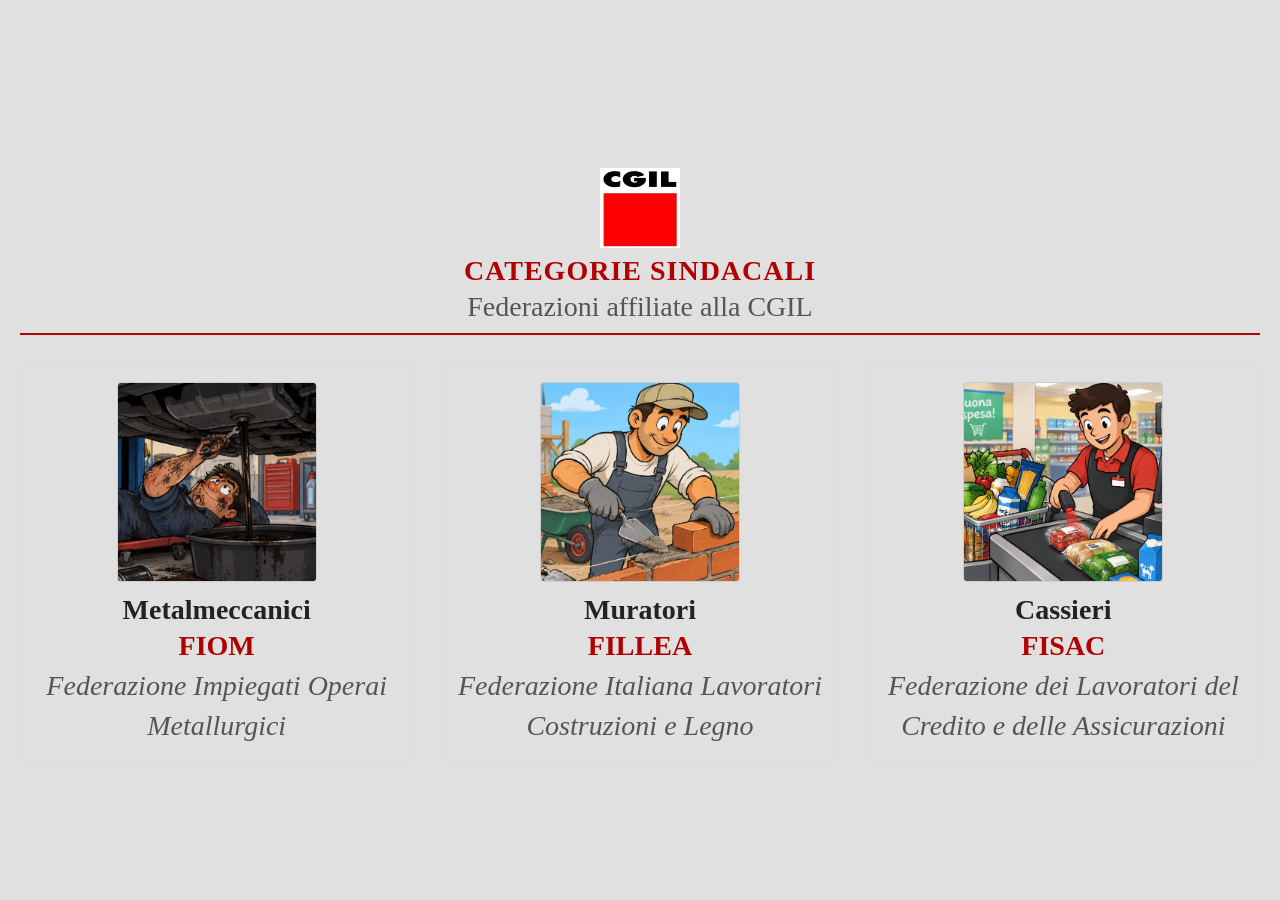
<file: Lavoro/ufficio/filiere.html>
<!DOCTYPE html>
<html lang="it">
<head>
    <meta charset="UTF-8">
    <meta name="viewport" content="width=device-width, initial-scale=1.0">
    <title>Categorie Sindacali CGIL</title>
    <style>
        * {
            margin: 0;
            padding: 0;
            box-sizing: border-box;
        }

        body {
            background-color: #e0e0e0;
            display: flex;
            justify-content: center;
            align-items: center;
            min-height: 100vh;
            font-family: 'Georgia', serif;
            font-size: 28px;
        }

        .intestazione {
            text-align: center;
            border-bottom: 2px solid #b00000;
            padding-bottom: 10px;
            margin-bottom: 30px;
        }

        .intestazione h1 {
            font-size: 28px;
            color: #b00000;
            letter-spacing: 1px;
            text-transform: uppercase;
        }

        .intestazione p {
            font-size: 28px;
            color: #555;
            margin-top: 4px;
        }

        .riga-voci {
            display: flex;
            flex-direction: row;
            justify-content: center;
            align-items: center;
            gap: 30px;
        }

        .voce {
            display: flex;
            flex-direction: column;
            align-items: center;
            text-align: center;
            flex: 1;
            padding: 16px 8px;
            border: 1px solid #ddd;
            border-radius: 6px;
        }

        .voce img {
            width: 200px;
            height: 200px;
            object-fit: cover;
            border: 1px solid #ccc;
            border-radius: 4px;
            margin: 0 auto 12px auto;
            display: block;
        }

        .voce .categoria {
            font-size: 28px;
            font-weight: bold;
            color: #222;
            margin-bottom: 4px;
        }

        .voce .sigla {
            font-size: 28px;
            color: #b00000;
            font-weight: bold;
            margin-bottom: 4px;
        }

        .voce .nome-completo {
            font-size: 28px;
            color: #555;
            font-style: italic;
            line-height: 1.4;
        }

        .logo-finale {
            text-align: center;
            margin-top: 30px;
        }

        .logo-finale img {
            width: 80px;
            height: 80px;
            display: inline-block;
        }
    </style>
</head>
<body>

    <div style="width: 100%; padding: 20px;">
  <!-- LOGO CGIL -->
        <div class="logo-finale">
            <img src="logocgil.jpeg" alt="Logo CGIL">
        </div>

        <div class="intestazione">
            <h1>Categorie Sindacali</h1>
            <p>Federazioni affiliate alla CGIL</p>
        </div>

        <div class="riga-voci">

            <!-- FIOM -->
            <div class="voce">
                <img src="meccanico.png" alt="Meccanici">
                <p class="categoria">Metalmeccanici</p>
                <p class="sigla">FIOM</p>
                <p class="nome-completo">Federazione Impiegati Operai Metallurgici</p>
            </div>

            <!-- FILLEA -->
            <div class="voce">
                <img src="Muratore.png" alt="Muratori">
                <p class="categoria">Muratori</p>
                <p class="sigla">FILLEA</p>
                <p class="nome-completo">Federazione Italiana Lavoratori Costruzioni e Legno</p>
            </div>

            <!-- FISAC -->
            <div class="voce">
                <img src="cassiere.png" alt="Cassieri">
                <p class="categoria">Cassieri</p>
                <p class="sigla">FISAC</p>
                <p class="nome-completo">Federazione dei Lavoratori del Credito e delle Assicurazioni</p>
            </div>

        </div>

      
    </div>

</body>
</html>
</file>
<file: Lavoro/Sito_Web/Auser.css>
/* ===== AUSER.CSS (base del sito, invariato) ===== */

:root {
    color-scheme: light;
    --color-ink: #253530;
    --color-muted: #68746e;
    --color-brand: #b52c3b;
    --color-brand-dark: #8f1f2d;
    --color-green: #17483e;
    --color-paper: #f7f6f1;
    --color-white: #fff;
    --shadow-soft: 0 12px 32px rgba(28, 48, 40, 0.09);
}

* {
    margin: 0;
    padding: 0;
    box-sizing: border-box;
}

html {
    scroll-behavior: smooth;
}

body {
    min-height: 100vh;
    color: var(--color-ink);
    background: var(--color-paper);
    font-family: "Segoe UI", Arial, sans-serif;
    line-height: 1.7;
    -webkit-font-smoothing: antialiased;
}

a {
    color: inherit;
}

a:focus-visible,
button:focus-visible,
input:focus-visible {
    outline: 3px solid #d79754;
    outline-offset: 4px;
}

/* Rimuove la sottolineatura e rende rosso il link al passaggio del mouse */
.link-iscrizione {
    text-decoration: none;
    color: inherit;            /* mantiene il colore del testo originale */
    transition: color 0.3s ease;
}

.link-iscrizione:hover {
    color: red;
}

/* Tabella dei numeri Auser */
.tabella-numeri {
    width: 100%;
    max-width: 900px;
    margin: 30px auto;
    border-collapse: separate;
    border-spacing: 20px 0;
}

.tabella-numeri td {
    width: 33.33%;
    background-color: #ffffff;
    border: 2px solid #e0e0e0;
    border-radius: 12px;
    padding: 25px 15px;
    text-align: center;
    vertical-align: middle;
    box-shadow: 0 4px 10px rgba(0, 0, 0, 0.08);
    transition: transform 0.3s ease, border-color 0.3s ease, box-shadow 0.3s ease;
}

.tabella-numeri td:hover {
    transform: translateY(-5px);
    border-color: red;
    box-shadow: 0 8px 18px rgba(0, 0, 0, 0.15);
}

/* Numero grande */
.tabella-numeri .numero {
    display: block;
    font-size: 2.2rem;
    font-weight: bold;
    color: red;
    margin-bottom: 8px;
}

/* Etichetta descrittiva */
.tabella-numeri .etichetta {
    display: block;
    font-size: 1rem;
    color: #333333;
    line-height: 1.4;
}

/* Su schermi piccoli le celle vanno una sotto l'altra */
@media (max-width: 700px) {
    .tabella-numeri,
    .tabella-numeri tbody,
    .tabella-numeri tr,
    .tabella-numeri td {
        display: block;
        width: 100%;
    }

    .tabella-numeri td {
        margin-bottom: 15px;
    }

    .tabella-numeri {
        border-spacing: 0;
    }
}

/* ===== HEADER E NAV ===== */
header {
    position: relative;
    z-index: 2;
    padding: 12px 5vw;
    background: rgba(255, 255, 255, 0.96);
    border-bottom: 1px solid rgba(35, 58, 48, 0.09);
    box-shadow: 0 4px 20px rgba(28, 48, 40, 0.045);
}

header .header-container {
    width: min(1180px, 100%);
    min-height: 66px;
    margin: 0 auto;
    display: flex;
    align-items: center;
    justify-content: space-between;
    gap: 32px;
}

header .header-container>h1 {
    flex-shrink: 0;
    line-height: 0;
}

header .header-container>h1 a {
    display: inline-flex;
    align-items: center;
}

header .header-container img {
    display: block;
    width: auto;
    height: 58px;
    object-fit: contain;
}

/* Nav desktop */
.menu-toggle {
    display: none;
}

header nav ul {
    display: flex;
    align-items: center;
    gap: 8px;
    list-style: none;
}

header nav li {
    flex: 0 0 auto;
}

header nav a {
    display: inline-block;
    padding: 10px 15px;
    color: var(--color-ink);
    border-radius: 999px;
    font-size: 0.94rem;
    font-weight: 600;
    text-decoration: none;
    white-space: nowrap;
    transition: color 180ms ease, background-color 180ms ease, transform 180ms ease;
}

header nav a:hover {
    color: var(--color-brand-dark);
    background: #f8ecec;
    transform: translateY(-1px);
}

/* Mantiene la navigazione desktop leggibile nelle finestre strette. */
@media (max-width: 1100px) {
    header {
        padding: 12px clamp(12px, 4vw, 20px);
    }

    header .header-container {
        min-height: 54px;
        gap: 12px;
    }

    header .header-container>h1 {
        min-width: 0;
        flex: 0 1 auto;
    }

    header .header-container img {
        width: 240px;
        max-width: 100%;
        height: auto;
        max-height: 52px;
    }

    header nav {
        min-width: 0;
        flex: 1 1 0;
    }

    header nav ul {
        flex-wrap: wrap;
        justify-content: flex-end;
        gap: 2px;
    }

    header nav a {
        padding: 8px;
        font-size: 0.88rem;
        white-space: normal;
    }
}

/* Il menu compatto richiede sia una viewport stretta sia un dispositivo mobile. */
@media (max-width: 768px) {
    html.mobile-device header {
        padding: 12px clamp(12px, 4vw, 20px);
    }

    html.mobile-device header .header-container {
        position: relative;
        min-height: 54px;
        flex-wrap: wrap;
        gap: 0;
    }

    html.mobile-device header .header-container>h1 {
        min-width: 0;
        flex: 1 1 0;
    }

    html.mobile-device header .header-container img {
        width: 300px;
        max-width: 100%;
        height: auto;
        max-height: 52px;
    }

    html.mobile-device .menu-toggle {
        flex: 0 0 44px;
        width: 44px;
        height: 44px;
        display: flex;
        flex-direction: column;
        align-items: center;
        justify-content: center;
        gap: 5px;
        margin: 0;
        padding: 0;
        color: var(--color-green);
        background: transparent;
        border: 1px solid rgba(23, 72, 62, 0.18);
        border-radius: 10px;
        cursor: pointer;
    }

    html.mobile-device .menu-toggle:hover:not(:disabled) {
        background: #f2f5f1;
        box-shadow: none;
        transform: none;
    }

    html.mobile-device .menu-toggle span {
        width: 20px;
        height: 2px;
        background: currentColor;
        border-radius: 2px;
        transition: transform 180ms ease, opacity 180ms ease;
    }

    html.mobile-device .menu-toggle[aria-expanded="true"] span:first-child {
        transform: translateY(7px) rotate(45deg);
    }

    html.mobile-device .menu-toggle[aria-expanded="true"] span:nth-child(2) {
        opacity: 0;
    }

    html.mobile-device .menu-toggle[aria-expanded="true"] span:last-child {
        transform: translateY(-7px) rotate(-45deg);
    }

    html.mobile-device header nav {
        display: none;
        flex: 0 0 100%;
        width: 100%;
        padding-top: 10px;
    }

    html.mobile-device header nav.active {
        display: block;
    }

    html.mobile-device header nav ul {
        flex-direction: column;
        align-items: stretch;
        gap: 4px;
    }

    html.mobile-device header nav a {
        display: block;
        width: 100%;
        padding: 12px 14px;
        font-size: 0.95rem;
        text-align: left;
    }
}

/* ===== CONTENUTO PRINCIPALE ===== */
main {
    display: block;
    width: min(1180px, calc(100% - 48px));
    margin: 0 auto;
    padding: 52px 0 24px;
}

main p {
    margin: 0 0 1.15rem;
    font-size: 1.05rem;
    line-height: 1.8;
}

main ul {
    padding: 4px 0 12px 26px;
    line-height: 1.85;
}

main li {
    margin-bottom: 8px;
    padding-left: 4px;
}

main>img:first-child {
    display: block;
    width: 100%;
    max-height: 390px;
    object-fit: cover;
    border-radius: 18px;
    box-shadow: var(--shadow-soft);
}

.titolo {
    margin: 24px 0 16px;
    color: var(--color-green);
    font-size: clamp(2rem, 4vw, 3rem);
    font-weight: 750;
    line-height: 1.15;
    letter-spacing: -0.045em;
}

.sottotitolo {
    margin: 28px 0 12px;
    color: var(--color-brand-dark);
    font-size: 1.2rem;
    font-weight: 700;
}

.Titolo_sottotitolo {
    position: relative;
    margin: 0 auto 38px;
    padding: 2px 16px 24px;
    text-align: center;
}

.Titolo_sottotitolo h2 {
    margin-bottom: 8px;
    color: var(--color-green);
    font-size: clamp(2.2rem, 5vw, 3.6rem);
    font-weight: 750;
    line-height: 1.12;
    letter-spacing: -0.055em;
}

.Titolo_sottotitolo p {
    margin: 0;
    color: var(--color-brand);
    font-size: 0.82rem;
    font-weight: 700;
    letter-spacing: 0.16em;
}

.Titolo_sottotitolo::after {
    position: absolute;
    bottom: 0;
    left: 50%;
    width: 58px;
    height: 3px;
    background: var(--color-brand);
    border-radius: 99px;
    content: "";
    transform: translateX(-50%);
}

/* ===== NOTA ===== */
.nota {
    margin: 42px 0 12px;
    padding: 25px clamp(22px, 5vw, 52px);
    background: linear-gradient(120deg, var(--color-green), #236658);
    border-left: 5px solid #d89a58;
    border-radius: 4px 16px 16px 4px;
    box-shadow: var(--shadow-soft);
}

.nota p {
    margin: 0;
    font-size: clamp(1rem, 2vw, 1.2rem);
    line-height: 1.7;
    color: var(--color-white) !important;
}

.nota strong {
    color: var(--color-white) !important;
}

.nota table {
    width: 100%;
    border-collapse: collapse;
}

.nota td {
    padding: 0;
}

/* ===== PRIVACY ===== */
.privacy-grid {
    display: grid;
    grid-template-columns: repeat(2, 1fr);
    gap: 20px;
    margin-bottom: 20px;
}

.privacy-section {
    scroll-margin-top: 24px;
    margin: 20px 0 28px;
    padding: clamp(22px, 4vw, 38px);
    background: var(--color-white);
    border: 1px solid rgba(35, 58, 48, 0.07);
    border-left: 4px solid var(--color-brand);
    border-radius: 16px;
    box-shadow: 0 8px 22px rgba(28, 48, 40, 0.04);
}

.privacy-section.full-width {
    grid-column: 1 / -1;
}

.privacy-section h2 {
    margin: 0 0 12px;
    padding-bottom: 10px;
    color: var(--color-green);
    font-size: clamp(1.3rem, 3vw, 1.8rem);
    line-height: 1.3;
    border-bottom: 2px solid rgba(23, 72, 62, 0.12);
}

.privacy-section h3 {
    margin: 18px 0 8px;
    color: var(--color-brand-dark);
    font-size: 1.08rem;
    font-weight: 700;
}

.privacy-section p {
    margin: 0 0 10px;
    font-size: 1rem;
    line-height: 1.8;
    color: var(--color-ink);
}

.privacy-section p:last-child {
    margin-bottom: 0;
}

.privacy-section ul {
    padding: 4px 0 8px 26px;
    line-height: 1.85;
}

.privacy-section li {
    margin-bottom: 6px;
    padding-left: 4px;
    font-size: 1rem;
    color: var(--color-ink);
}

.section-num {
    display: inline-flex;
    width: 32px;
    height: 32px;
    align-items: center;
    justify-content: center;
    margin-right: 8px;
    color: var(--color-white);
    background: var(--color-brand);
    border-radius: 50%;
    font-size: 0.85rem;
    font-weight: 700;
    vertical-align: middle;
}

/* ===== TABELLA DATI PERSONALI ===== */
.data-table-container {
    overflow-x: auto;
    margin-top: 16px;
    border-radius: 12px;
}

.data-table {
    width: 100%;
    border-collapse: collapse;
    background: var(--color-white);
}

.data-table thead {
    background: linear-gradient(120deg, var(--color-green), #236658);
    color: var(--color-white);
}

.data-table th {
    padding: 18px 16px;
    text-align: left;
    font-size: 0.95rem;
    font-weight: 700;
    border: 1px solid rgba(255, 255, 255, 0.2);
    letter-spacing: 0.02em;
}

.data-table td {
    padding: 14px 16px;
    font-size: 0.95rem;
    color: var(--color-ink);
    border: 1px solid rgba(35, 58, 48, 0.1);
    line-height: 1.6;
}

.data-table tbody tr:nth-child(odd) {
    background: rgba(35, 58, 48, 0.02);
}

.data-table tbody tr:hover {
    background: rgba(35, 58, 48, 0.05);
    transition: background-color 0.2s ease;
}

.data-table ul,
.data-card ul {
    padding: 0;
    margin: 0;
    list-style: none;
}

.data-table li,
.data-card li {
    position: relative;
    margin: 0;
    padding: 4px 0 4px 20px;
    font-size: 0.92rem;
    color: var(--color-ink);
}

.data-table li::before,
.data-card li::before {
    content: "•";
    position: absolute;
    left: 0;
    color: var(--color-brand);
    font-weight: bold;
}

/* ===== CARD LAYOUT MOBILE ===== */
.data-cards-container {
    display: none;
    gap: 16px;
    margin-top: 16px;
}

.data-card {
    background: var(--color-white);
    border: 1px solid rgba(35, 58, 48, 0.1);
    border-radius: 12px;
    overflow: hidden;
    box-shadow: 0 2px 8px rgba(28, 48, 40, 0.08);
}

.data-card-header {
    background: linear-gradient(120deg, var(--color-green), #236658);
    color: var(--color-white);
    padding: 16px 18px;
    font-weight: 700;
    font-size: 0.95rem;
    letter-spacing: 0.02em;
}

.data-card-body {
    padding: 16px 18px;
}

.data-card li {
    padding: 8px 0 8px 20px;
    line-height: 1.5;
}

/* ===== CONTACT BOX ===== */
.contact-box {
    margin-top: 16px;
    padding: 18px 22px;
    background: var(--color-paper);
    border-left: 4px solid var(--color-brand);
    border-radius: 4px 12px 12px 4px;
}

.contact-box p {
    margin: 0 0 6px;
    font-size: 0.97rem;
}

.contact-box p:last-child {
    margin-bottom: 0;
}

.contact-box a {
    color: var(--color-brand-dark);
    font-weight: 600;
    text-decoration: none;
}

.contact-box a:hover {
    text-decoration: underline;
}

/* ===== RIGHTS GRID ===== */
.rights-grid {
    display: grid;
    grid-template-columns: repeat(auto-fill, minmax(220px, 1fr));
    gap: 14px;
    margin-top: 16px;
}

.right-item {
    padding: 16px 18px;
    background: var(--color-paper);
    border-radius: 12px;
    border-left: 3px solid var(--color-green);
}

.right-item strong {
    display: block;
    margin-bottom: 4px;
    color: var(--color-green);
    font-size: 0.95rem;
}

.right-item span {
    font-size: 0.88rem;
    color: var(--color-muted);
    line-height: 1.5;
}

/* ===== TESSERAMENTO (CONTAINER E FORM) ===== */
.tess-container {
    width: min(680px, calc(100% - 40px));
    margin: 52px auto;
    padding: clamp(24px, 5vw, 44px);
    background: var(--color-white);
    border: 1px solid rgba(35, 58, 48, 0.08);
    border-radius: 18px;
    box-shadow: var(--shadow-soft);
}

.tess-title {
    margin-bottom: 26px;
    color: var(--color-green);
    font-size: clamp(1.8rem, 4vw, 2.4rem);
    line-height: 1.2;
    letter-spacing: -0.035em;
}

.tess-cost {
    margin-bottom: 28px;
    color: var(--color-brand-dark);
    font-size: 1.1rem;
    font-weight: 700;
    text-align: center;
}

.tess-section {
    margin: 28px 0 16px;
    padding-bottom: 8px;
    color: var(--color-green);
    border-bottom: 1px solid rgba(23, 72, 62, 0.16);
    font-size: 1.05rem;
    font-weight: 700;
    text-align: left;
}

.form-group {
    margin-bottom: 20px;
}

.form-row {
    display: grid;
    grid-template-columns: repeat(2, minmax(0, 1fr));
    gap: 18px;
}

.tess-container label {
    display: block;
    margin-bottom: 7px;
    color: var(--color-ink);
    font-size: 0.9rem;
    font-weight: 650;
}

.tess-container input:not([type="checkbox"]):not([type="hidden"]),
.tess-container select,
.tess-container textarea {
    width: 100%;
    padding: 12px 14px;
    color: var(--color-ink);
    background: #fcfcfa;
    border: 1px solid #d9dfda;
    border-radius: 9px;
    font: inherit;
    font-size: 0.95rem;
    transition: border-color 180ms ease, box-shadow 180ms ease;
}

.tess-container input:not([type="checkbox"]):not([type="hidden"]):focus,
.tess-container select:focus,
.tess-container textarea:focus {
    outline: none;
    border-color: var(--color-green);
    box-shadow: 0 0 0 3px rgba(23, 72, 62, 0.12);
}

.tess-container textarea {
    min-height: 100px;
    resize: vertical;
}

.phone-input {
    display: flex;
    gap: 8px;
}

.tess-container .phone-input input.phone-prefix-input {
    flex: 0 0 auto;
    width: calc(5ch + 24px);
    padding: 8px 10px;
    text-align: center;
}

.tess-container .phone-input input {
    flex: 1;
    min-width: 0;
    padding: 8px 24px 8px 10px;
}

.phone-input input {
    min-width: 0;
    flex: 1;
}

.privacy-box {
    display: flex;
    align-items: flex-start;
    gap: 10px;
    margin: 8px 0 20px;
}

.privacy-box input[type="checkbox"] {
    flex: 0 0 auto;
    width: auto;
    margin-top: 6px;
    accent-color: var(--color-green);
}

.privacy-box label {
    margin: 0;
    font-weight: 400;
}

.privacy-box a {
    color: var(--color-brand-dark);
    font-weight: 600;
}

button,
.button-link {
    width: 100%;
    margin-top: 8px;
    padding: 14px 20px;
    color: var(--color-white);
    background: var(--color-brand);
    border: 0;
    border-radius: 9px;
    font: inherit;
    font-weight: 700;
    cursor: pointer;
    text-align: center;
    text-decoration: none;
    transition: background-color 180ms ease, transform 180ms ease, box-shadow 180ms ease;
}

button:hover:not(:disabled),
.button-link:hover {
    background: var(--color-brand-dark);
    box-shadow: 0 8px 20px rgba(143, 31, 45, 0.2);
    transform: translateY(-2px);
}

button:disabled {
    opacity: 0.65;
    cursor: not-allowed;
}

.message {
    display: none;
    margin-bottom: 20px;
    padding: 14px 16px;
    border-radius: 9px;
    font-weight: 600;
    text-align: center;
}

.message.success {
    display: block;
    color: #155b3c;
    background: #e7f4eb;
    border: 1px solid #c5e4d0;
}

.message.error {
    display: block;
    color: #8a2631;
    background: #fbebed;
    border: 1px solid #efc9ce;
}

/* ===== PROJECTS GRID ===== */
.projects-grid {
    display: grid;
    grid-template-columns: repeat(auto-fit, minmax(320px, 1fr));
    gap: 40px;
    padding: 40px 20px;
    max-width: 1400px;
    margin: 0 auto;
}

.project-card {
    background: var(--color-white);
    border: 1px solid rgba(35, 58, 48, 0.07);
    border-radius: 16px;
    overflow: hidden;
    box-shadow: 0 6px 20px rgba(28, 48, 40, 0.055);
    transition: transform 0.3s ease, box-shadow 0.3s ease;
    cursor: pointer;
    height: 400px;
    display: flex;
    flex-direction: column;
}

.project-card:hover {
    transform: translateY(-10px);
    box-shadow: 0 12px 30px rgba(0, 0, 0, 0.15);
}

.project-card img {
    width: 100%;
    height: 280px;
    object-fit: cover;
    transition: transform 0.4s ease;
}

.project-card:hover img {
    transform: scale(1.15);
}

.project-card p {
    flex: 1;
    display: flex;
    align-items: center;
    justify-content: center;
    padding: 20px;
    font-size: 18px;
    font-weight: 600;
    text-align: center;
    color: var(--color-ink);
    transition: color 0.3s ease, text-decoration 0.3s ease;
    text-decoration: none;
    border-bottom: 3px solid transparent;
}

.project-card:hover p {
    color: var(--color-brand);
    text-decoration: underline;
    text-decoration-thickness: 3px;
    text-underline-offset: 8px;
}

/* ===== GRIGLIA OBIETTIVI 2x3 - NUOVE CLASSI ===== */
.griglia-obiettivi {
    display: grid;
    grid-template-columns: 1fr 1fr;
    grid-template-rows: auto auto auto;
    gap: 24px;
    margin-top: 30px;
}

.obiettivo-card {
    background-color: var(--color-white);
    padding: 28px;
    border-radius: 16px;
    border-left: 4px solid var(--color-brand);
    box-shadow: var(--shadow-soft);
    transition: transform 0.3s ease, box-shadow 0.3s ease;
    display: flex;
    align-items: center;
    justify-content: center;
    min-height: 160px;
}

.obiettivo-card:hover {
    transform: translateY(-8px);
    box-shadow: 0 16px 40px rgba(28, 48, 40, 0.15);
}

.obiettivo-card p {
    margin: 0;
    font-size: 1.05rem;
    line-height: 1.6;
    color: var(--color-ink);
    text-align: center;
}

/* ===== FOOTER ===== */
footer {
    margin-top: 64px;
    padding: 38px max(24px, calc((100% - 1180px) / 2)) 42px;
    color: rgba(255, 255, 255, 0.86);
    background: #183b34;
}

footer h2 {
    margin-bottom: 18px;
    color: var(--color-white);
    font-size: 1.25rem;
}

/* Footer - layout a tabella (versione completa) */
.footer-table {
    width: 100%;
    max-width: 1180px;
    margin: 0 auto;
    border-collapse: collapse;
}

.footer-table tr {
    display: flex;
    width: 100%;
    gap: 40px;
}

.footer-table td {
    flex: 1;
    padding: 0;
    vertical-align: top;
    border: none;
}

.footer-table h2 {
    margin-bottom: 18px;
    color: var(--color-white);
    font-size: 1.25rem;
    font-weight: 700;
    border-bottom: 2px solid rgba(255, 255, 255, 0.2);
    padding-bottom: 10px;
}

.footer-table p {
    margin-bottom: 15px;
    line-height: 1.7;
    color: rgba(255, 255, 255, 0.86);
    font-size: 0.96rem;
}

.footer-table p:last-child {
    margin-bottom: 0;
}

.footer-table strong {
    color: var(--color-white);
    font-weight: 600;
}

.footer-table a {
    color: var(--color-white);
    text-decoration-color: rgba(255, 255, 255, 0.4);
    text-underline-offset: 4px;
    transition: color 180ms ease;
}

.footer-table a:hover {
    color: #f0c58e;
    text-decoration: underline;
}

.contact-row {
    display: flex;
    gap: 20px;
    margin-bottom: 15px;
}

.contact-row p {
    flex: 1;
    margin-bottom: 0;
}

.footer-links {
    display: flex;
    flex-direction: column;
    gap: 10px;
}

.footer-links p {
    display: flex;
    align-items: center;
    gap: 10px;
    margin-bottom: 0;
}

.footer-links img {
    width: 24px;
    height: 24px;
    object-fit: contain;
}

.info-box {
    background-color: rgba(255, 255, 255, 0.1);
    padding: 12px 14px;
    margin-top: 12px;
    border-left: 3px solid #f0c58e;
    border-radius: 4px;
    font-size: 0.9rem;
}

.info-box strong {
    display: block;
    margin-bottom: 4px;
    color: var(--color-white);
}

.info-box span {
    color: rgba(255, 255, 255, 0.8);
    display: block;
}

/* ===== PAGINA "COSA FACCIAMO" ===== */
.page-title {
    margin: 0 0 8px;
    color: var(--color-green);
    font-size: clamp(2rem, 5vw, 3rem);
    font-weight: 750;
    line-height: 1.12;
    letter-spacing: -0.05em;
    text-align: center;
    text-wrap: balance;
}

.page-lead {
    margin: 0 auto 34px;
    color: var(--color-brand);
    font-size: clamp(1rem, 2.5vw, 1.15rem);
    font-weight: 600;
    text-align: center;
    text-wrap: balance;
}

.section {
    margin: 20px 0;
    padding: clamp(22px, 4vw, 38px);
    background: var(--color-white);
    border: 1px solid rgba(35, 58, 48, 0.07);
    border-radius: 16px;
    box-shadow: 0 6px 20px rgba(28, 48, 40, 0.045);
}

.section h2,
.section .card h3 {
    margin-bottom: 10px;
    color: var(--color-green);
}

.section .card h3 {
    font-size: 1.08rem;
}

.attivita {
    display: grid;
    grid-template-columns: repeat(2, minmax(0, 1fr));
    gap: 16px;
    margin-top: 20px;
}

.card {
    padding: 20px;
    background: var(--color-paper);
    border-radius: 12px;
}

.card p {
    margin: 0;
    font-size: 0.98rem;
}

/* ===== VALORI ===== */
.valori-grid {
    display: grid;
    grid-template-columns: repeat(3, minmax(0, 1fr));
    gap: 20px;
    margin-top: 30px;
}

.pilastri-grid {
    display: grid;
    grid-template-columns: repeat(3, minmax(0, 1fr));
    gap: 20px;
    margin-top: 30px;
}

.valore-card,
.pilastro-card {
    height: 100%;
    padding: 24px;
    background-color: var(--color-white);
    border: 1px solid rgba(35, 58, 48, 0.1);
    border-left: 4px solid var(--color-green);
    border-radius: 12px;
    box-shadow: 0 4px 14px rgba(28, 48, 40, 0.07);
    transition: transform 0.2s ease, box-shadow 0.2s ease;
}

.valore-card:hover,
.pilastro-card:hover {
    transform: translateY(-4px);
    box-shadow: 0 8px 20px rgba(28, 48, 40, 0.12);
}

.valore-card h3,
.pilastro-card h3 {
    margin-bottom: 10px;
    color: var(--color-green);
}

.valore-card p,
.pilastro-card p {
    margin: 0;
    color: var(--color-ink);
    line-height: 1.6;
}

.valore-card h3 {
    font-size: 1.3em;
}

.valore-card p {
    font-size: 0.95em;
}

/* ===== RESPONSIVE (ordine decrescente) ===== */
@media (min-width: 769px) {
    .tess-container {
        width: calc(100% - 48px);
        max-width: none;
        padding: clamp(32px, 4vw, 56px);
    }

    .main-image.opening-image {
        width: 80%;
        max-width: 895px;
    }

    .privacy-header > img.main-image {
        width: 80%;
        max-width: 895px;
        margin-right: auto;
        margin-left: auto;
    }
}

@media (max-width: 900px) {
    .privacy-grid {
        grid-template-columns: 1fr;
    }

    .valori-grid,
    .pilastri-grid {
        grid-template-columns: repeat(2, minmax(0, 1fr));
    }
}

@media (max-width: 768px) {
    main {
        width: min(100% - 40px, 620px);
        padding-top: 38px;
    }

    .data-table {
        font-size: 0.85rem;
    }

    .data-table th,
    .data-table td {
        padding: 12px 10px;
    }

    .data-table li {
        font-size: 0.88rem;
        padding: 3px 0 3px 18px;
    }

    .projects-grid {
        grid-template-columns: repeat(2, minmax(0, 1fr));
        gap: 30px;
        padding: 30px 15px;
    }

    .project-card {
        height: 380px;
    }

    .project-card img {
        height: 260px;
    }

    .project-card p {
        font-size: 16px;
        padding: 15px;
    }

    .griglia-obiettivi {
        grid-template-columns: 1fr;
        gap: 18px;
    }

    .obiettivo-card {
        padding: 24px;
        min-height: auto;
    }

    .obiettivo-card p {
        font-size: 1rem;
    }

    /* Footer */
    footer {
        padding: 30px 20px;
    }

    .footer-table tr {
        flex-direction: column;
        gap: 30px;
    }

    .footer-table h2 {
        font-size: 1.1rem;
        margin-bottom: 14px;
    }

    .footer-table p {
        font-size: 0.9rem;
    }

    .contact-row {
        flex-direction: column;
        gap: 0;
    }
}

@media (max-width: 640px) {
    .data-table-container {
        display: none;
    }

    .data-cards-container {
        display: grid;
        grid-template-columns: 1fr;
    }

    .rights-grid {
        grid-template-columns: 1fr;
    }

    .privacy-section h2 {
        font-size: 1.05rem;
    }

    .privacy-section p {
        font-size: 0.95rem;
    }

    .data-card-header {
        font-size: 0.9rem;
        padding: 14px 16px;
    }

    .data-card-body {
        padding: 14px 16px;
    }

    .data-card li {
        font-size: 0.88rem;
        padding: 6px 0 6px 18px;
    }

    .projects-grid {
        grid-template-columns: 1fr;
        gap: 25px;
        padding: 25px 15px;
    }

    .project-card {
        height: 350px;
    }

    .project-card img {
        height: 240px;
    }

    .valori-grid,
    .pilastri-grid {
        grid-template-columns: 1fr;
        gap: 16px;
    }

    .valore-card,
    .pilastro-card {
        padding: 20px;
    }
}

@media (max-width: 540px) {
    header {
        padding: 14px 18px;
    }

    main {
        width: calc(100% - 32px);
        padding-top: 30px;
    }

    main>img:first-child {
        max-height: 250px;
        border-radius: 12px;
    }

    .privacy-section {
        margin-bottom: 18px;
        padding: 20px 18px;
        border-radius: 13px;
    }

    .Titolo_sottotitolo {
        margin-bottom: 28px;
        padding-right: 0;
        padding-left: 0;
    }

    .Titolo_sottotitolo p {
        font-size: 0.7rem;
        letter-spacing: 0.1em;
    }

    .nota {
        margin-top: 30px;
    }

    .tess-container {
        width: calc(100% - 32px);
        margin: 32px auto;
        padding: 24px 20px;
    }

    .form-row {
        grid-template-columns: 1fr;
        gap: 0;
    }

    .projects-grid {
        gap: 20px;
        padding: 20px 12px;
    }

    .project-card {
        height: 320px;
    }

    .project-card img {
        height: 220px;
    }

    .project-card p {
        font-size: 15px;
        padding: 12px;
    }

    .obiettivo-card {
        padding: 20px;
    }

    .obiettivo-card p {
        font-size: 0.95rem;
    }

    /* Footer */
    footer {
        margin-top: 44px;
        padding: 24px 18px;
    }

    .footer-table tr {
        gap: 20px;
    }

    .footer-table h2 {
        font-size: 1rem;
        margin-bottom: 12px;
    }

    .footer-table p {
        font-size: 0.88rem;
        margin-bottom: 12px;
    }

    .info-box {
        padding: 10px 12px;
        font-size: 0.85rem;
    }

    /* Cosa Facciamo */
    .attivita {
        grid-template-columns: 1fr;
        gap: 12px;
        margin-top: 16px;
    }

    .page-lead {
        margin-bottom: 26px;
    }

    .section {
        margin: 14px 0;
        padding: 20px 18px;
        border-radius: 13px;
    }

    .card {
        padding: 17px;
    }
}

@media (max-width: 480px) {
    .privacy-section {
        padding: 16px 14px;
    }

    .privacy-section h2 {
        font-size: 0.95rem;
    }

    .privacy-section h2 .section-num {
        width: 26px;
        height: 26px;
        font-size: 0.75rem;
    }

    .data-card-header {
        font-size: 0.85rem;
        padding: 12px 14px;
    }

    .data-card-body {
        padding: 12px 14px;
    }

    .data-card li {
        font-size: 0.82rem;
    }

    .contact-box {
        padding: 14px 16px;
    }

    .contact-box p {
        font-size: 0.9rem;
    }

    .projects-grid {
        gap: 18px;
        padding: 18px 10px;
    }

    .project-card {
        height: 300px;
    }

    .project-card img {
        height: 200px;
    }

    .project-card p {
        font-size: 14px;
    }
}

/* ===== RIDUZIONE ANIMAZIONI ===== */
@media (prefers-reduced-motion: reduce) {

    *,
    *::before,
    *::after {
        scroll-behavior: auto !important;
        transition-duration: 0.01ms !important;
        animation-duration: 0.01ms !important;
        animation-iteration-count: 1 !important;
    }
}

/* ===== PROJECTS: IMMAGINI INTERE SU MOBILE (correzione) ===== */
@media (max-width: 768px) {
    .projects-grid {
        grid-template-columns: repeat(2, minmax(0, 1fr));
        gap: 14px;
        padding: 20px 12px;
    }

    .project-card {
        height: auto;
    }

    .project-card img {
        height: 135px;
        object-fit: contain;
    }

    .project-card p {
        padding: 10px;
        font-size: 14px;
    }
}

@media (max-width: 480px) {
    .projects-grid {
        gap: 10px;
        padding: 18px 8px;
    }

    .project-card img {
        height: 110px;
    }

    .project-card p {
        padding: 8px;
        font-size: 13px;
    }
}

/* ===== PAGINA PROPONI IDEE (aggiunta) ===== */
.proposta-wrapper {
    max-width: 800px;
    margin: 0 auto;
    padding: 16px;
}

.titolo-pagina {
    color: #d32f2f;
    font-size: 1.8em;
    font-weight: bold;
    margin: 0 0 8px 0;
}

.intro {
    margin: 0 0 16px 0;
    line-height: 1.4;
}

.sezione {
    border-radius: 8px;
    padding: 12px 16px;
    margin-bottom: 12px;
}

.sezione-blu { background-color: #e3f2fd; border-left: 5px solid #1976d2; }
.sezione-verde { background-color: #e8f5e9; border-left: 5px solid #388e3c; }
.sezione-arancio { background-color: #fff3e0; border-left: 5px solid #f57c00; }

/* ===== LAYOUT A TUTTA LARGHEZZA PER IDEE.HTML ===== */
main.idee-page {
    width: 100%;
    max-width: none;
    padding: 42px clamp(16px, 4vw, 64px) 32px;
}

main.idee-page > .page-title,
main.idee-page > .page-lead {
    max-width: 1100px;
    margin-right: auto;
    margin-left: auto;
}

main.idee-page form.tess-container {
    width: 100%;
    max-width: none;
    margin: 32px 0;
    padding: clamp(24px, 4vw, 56px);
}

@media (max-width: 640px) {
    main.idee-page {
        padding: 28px 16px 24px;
    }

    main.idee-page form.tess-container {
        margin: 24px 0;
        padding: 24px 18px;
    }

    main.idee-page .form-row {
        grid-template-columns: 1fr;
        gap: 0;
    }
}

.sezione-titolo {
    font-weight: bold;
    margin: 0 0 8px 0;
}

.campo {
    margin: 0 0 10px 0;
}

.campo label {
    display: block;
    font-weight: bold;
    margin-bottom: 4px;
}

.campo input,
.campo select,
.campo textarea {
    width: 100%;
    box-sizing: border-box;
    padding: 8px;
    border: 1px solid #bdbdbd;
    border-radius: 4px;
    font-size: 1em;
    font-family: inherit;
    background: #fff;
}

.campo textarea {
    min-height: 110px;
    resize: vertical;
}

.riga-doppia {
    display: flex;
    gap: 12px;
    flex-wrap: wrap;
}

.riga-doppia .campo {
    flex: 1 1 220px;
}

.avviso {
    font-size: 0.9em;
    color: #555;
    margin: 4px 0 0 0;
}

.consenso {
    display: flex;
    align-items: flex-start;
    gap: 8px;
    margin: 8px 0 12px 0;
}

.consenso input {
    margin-top: 4px;
}

.importante {
    color: #d32f2f;
    font-weight: bold;
}

.btn-invia {
    background-color: #d32f2f;
    color: #fff;
    border: none;
    padding: 10px 24px;
    border-radius: 4px;
    font-size: 1em;
    font-weight: bold;
    cursor: pointer;
}

.btn-invia:hover {
    background-color: #b71c1c;
}

.messaggio-successo {
    display: none;
    background-color: #e8f5e9;
    border: 1px solid #388e3c;
    color: #1b5e20;
    padding: 12px 16px;
    border-radius: 6px;
    margin-top: 12px;
}

.messaggio-successo.visibile {
    display: block;
}

.passi {
    margin: 0;
    padding-left: 20px;
    line-height: 1.5;
}

/* ===== PAGINA LE NOSTRE SEDI ===== */

.contatore {
    min-height: 1.7em;
    margin: 0 0 24px;
    padding: 0 4px;
}

/* Gruppi per città */
.gruppo-citta h2 {
    display: flex;
    align-items: center;
    gap: 14px;
}

.gruppo-citta h2::after {
    content: "";
    flex: 1;
    height: 2px;
    background: rgba(23, 72, 62, 0.12);
    border-radius: 2px;
}

.gruppo-citta .attivita {
    grid-template-columns: repeat(auto-fill, minmax(280px, 1fr));
}

/* Scheda sede */
.sede-card {
    padding: 22px;
    background: var(--color-white);
    border: 1px solid rgba(35, 58, 48, 0.08);
    border-left: 4px solid var(--color-brand);
    border-radius: 14px;
    box-shadow: 0 4px 14px rgba(28, 48, 40, 0.06);
    transition: transform 0.2s ease, box-shadow 0.2s ease;
}

.sede-card:hover {
    transform: translateY(-4px);
    box-shadow: 0 10px 24px rgba(28, 48, 40, 0.12);
}

.sede-card h3 {
    margin-bottom: 12px;
    color: var(--color-green);
    font-size: 1.08rem;
    line-height: 1.35;
}

.sede-card p {
    margin: 0 0 8px;
    color: var(--color-ink);
    font-size: 0.95rem;
    line-height: 1.55;
}

.sede-card a {
    color: var(--color-brand-dark);
    font-weight: 600;
    text-decoration: none;
    overflow-wrap: anywhere;
}

.sede-card a:hover {
    text-decoration: underline;
}

/* ===== FOOTER RESPONSIVE (dal blocco 768px) ===== */
@media (max-width: 768px) {
    .footer-table tr {
        display: grid;
        grid-template-columns: repeat(2, minmax(0, 1fr));
        gap: 24px 18px;
    }

    .footer-table td {
        min-width: 0;
    }

    .footer-table td:last-child {
        grid-column: 1 / -1;
    }

    .footer-table a {
        overflow-wrap: anywhere;
    }
}

@media (max-width: 360px) {
    footer {
        padding-right: 12px;
        padding-left: 12px;
    }

    .footer-table tr {
        gap: 20px 12px;
    }

    .footer-table h2 {
        font-size: 0.92rem;
    }

    .footer-table p {
        font-size: 0.82rem;
    }

    .footer-links p {
        align-items: flex-start;
        gap: 6px;
    }

    .footer-links img {
        flex: 0 0 20px;
        width: 20px;
        height: 20px;
    }
}
</file>
